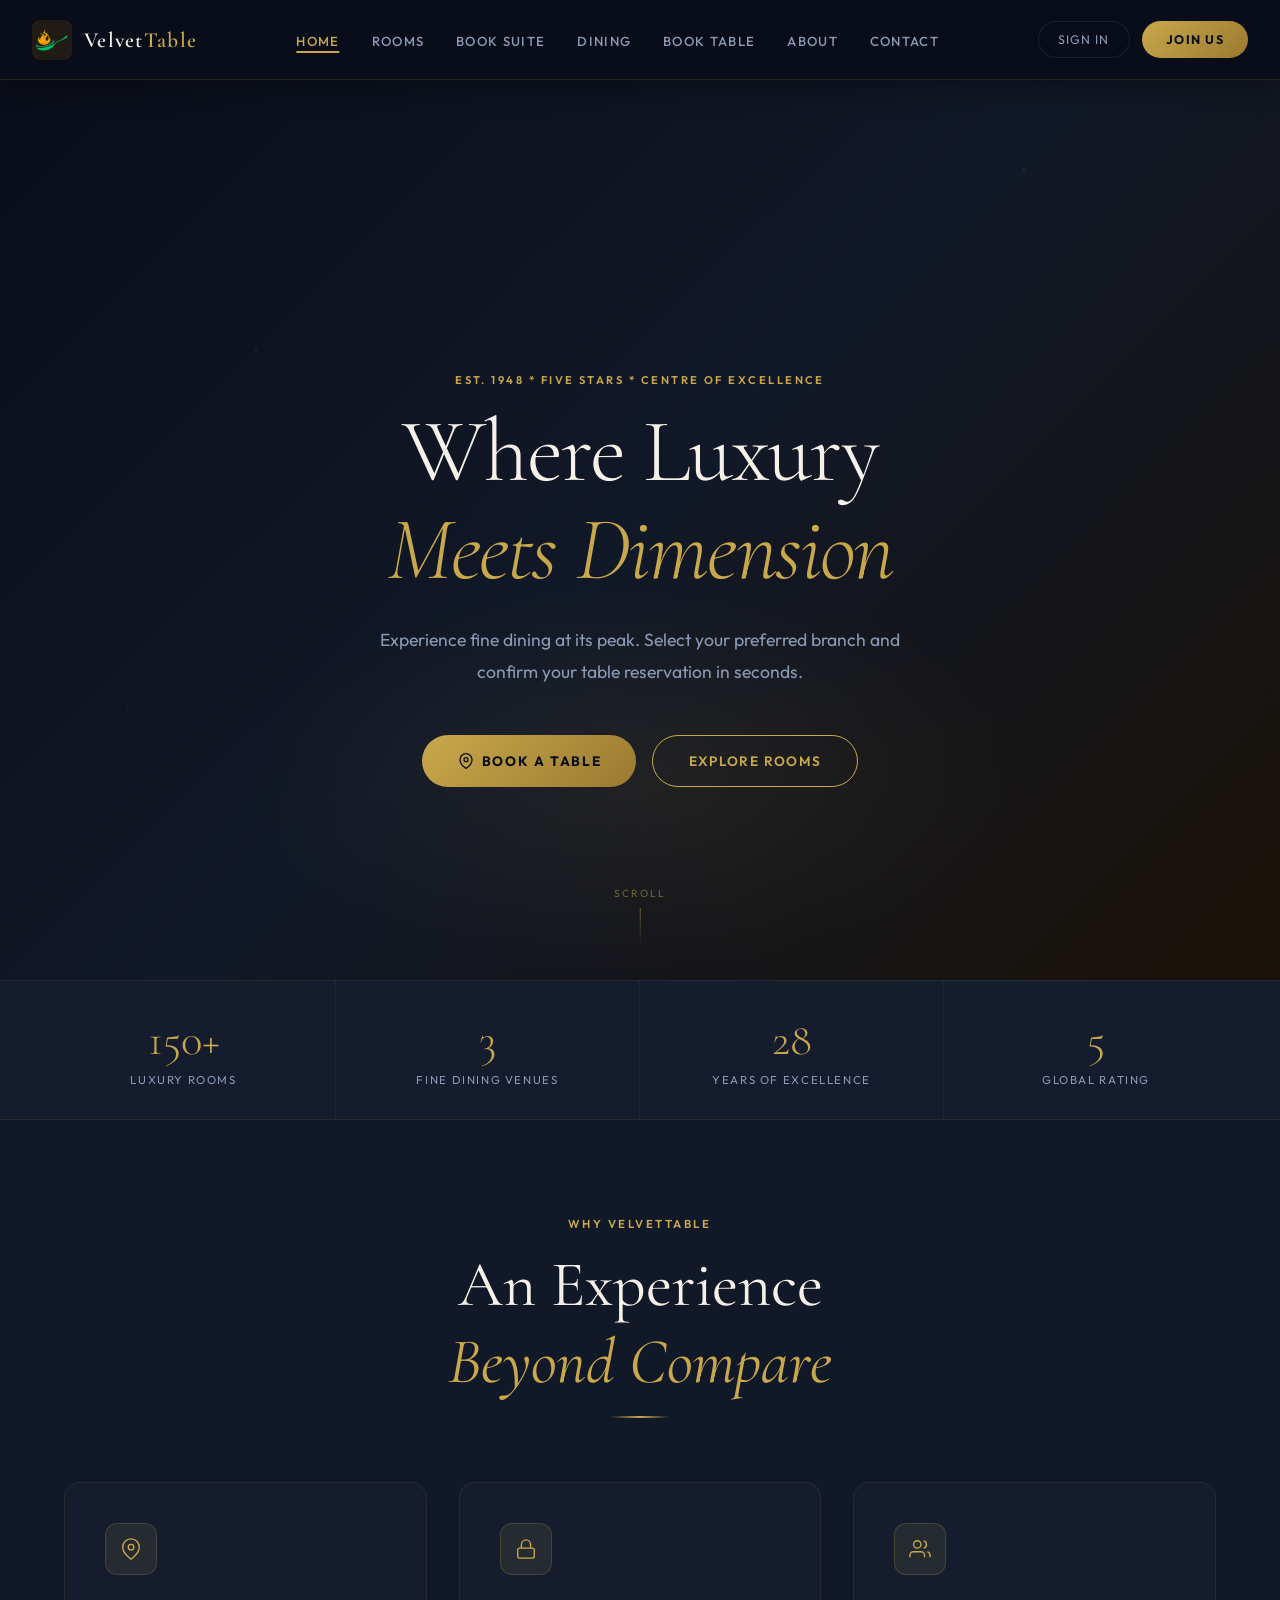
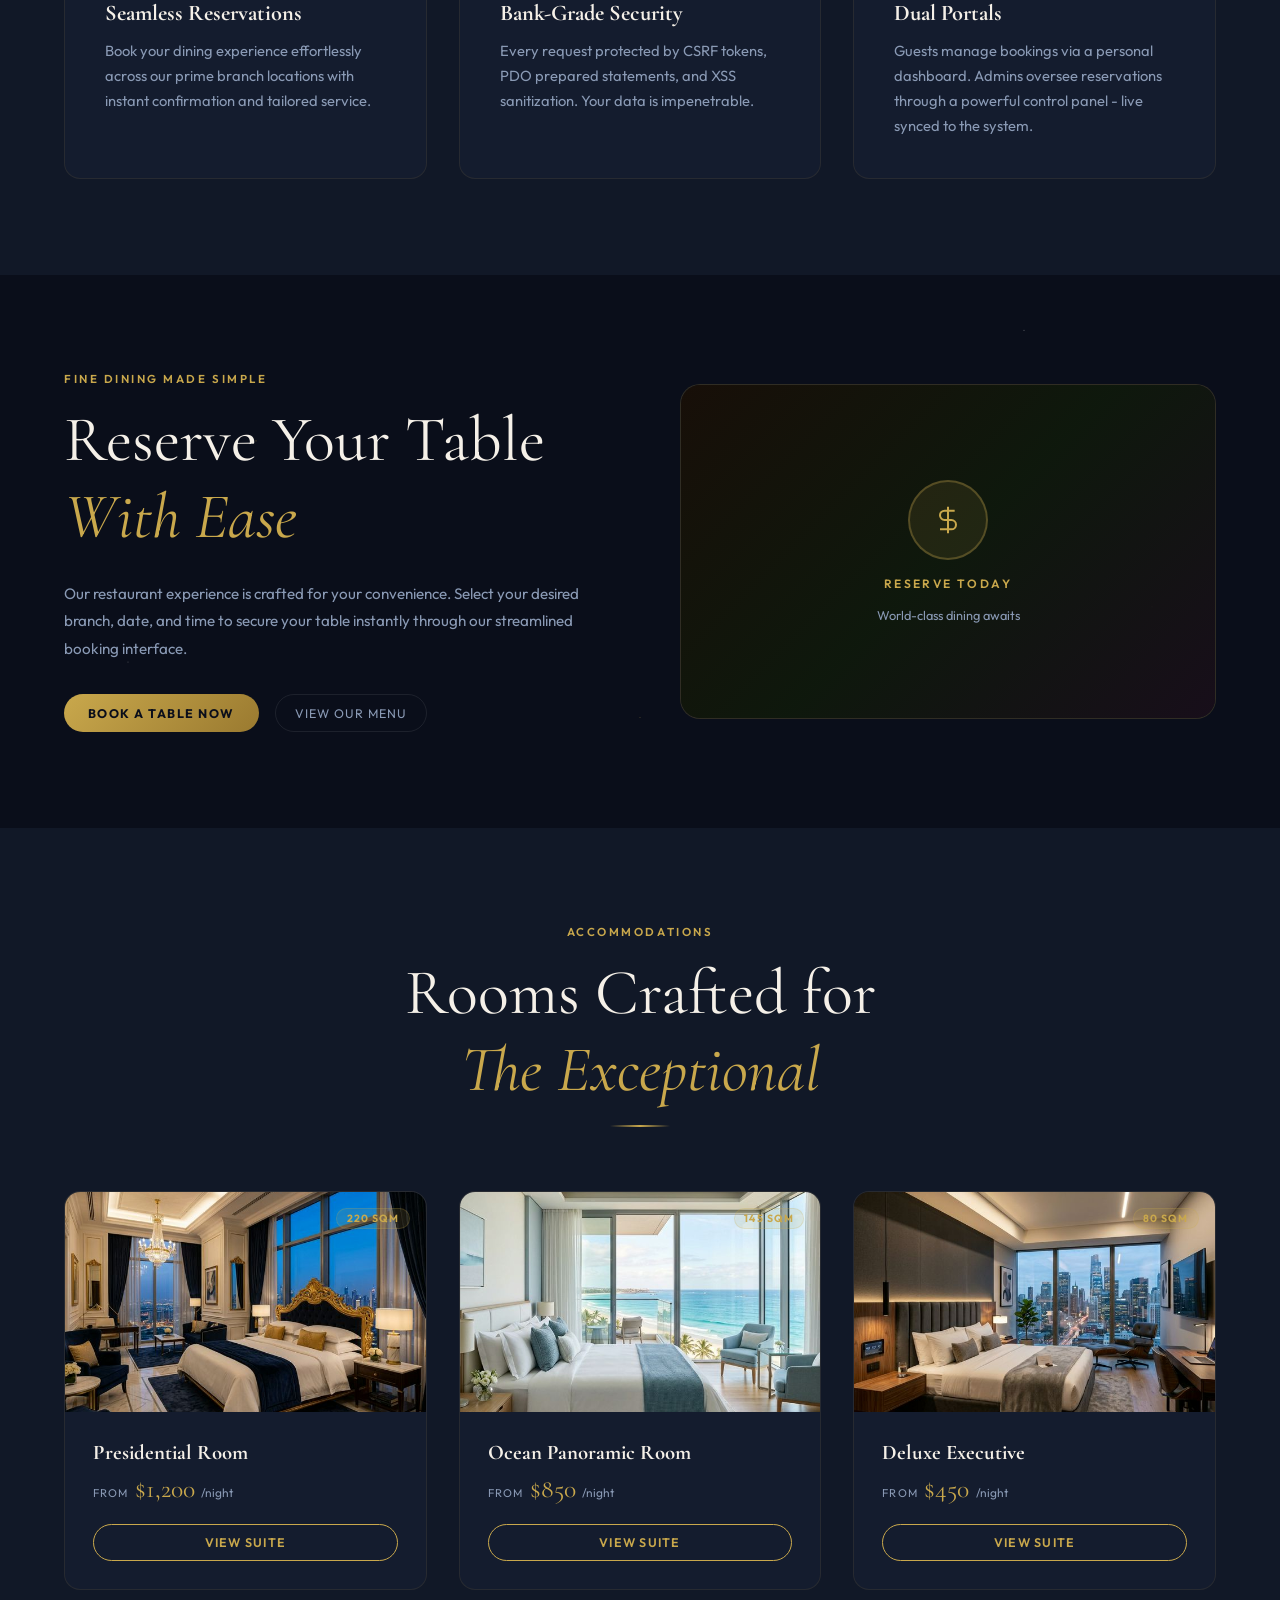
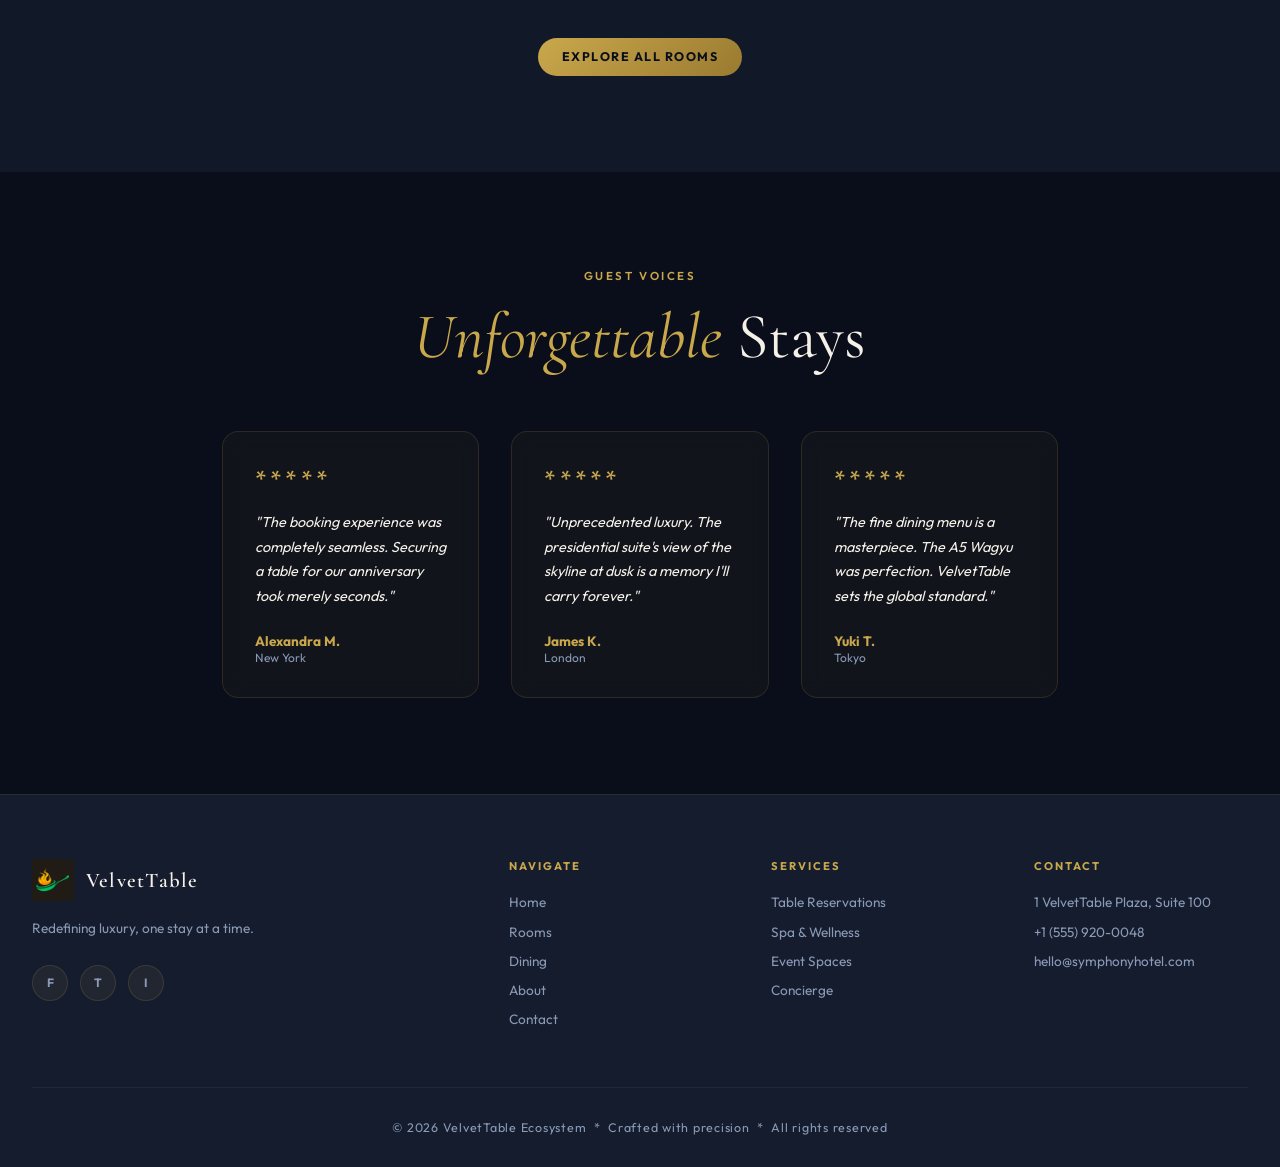
<file: index.html>
<!DOCTYPE html>
<html lang="en">
<head>
    <meta charset="UTF-8">
    <meta name="viewport" content="width=device-width, initial-scale=1.0">
    <meta name="description" content="VelvetTable - experience world-class luxury, fine dining, and interactive 2D table reservations.">
    <title>VelvetTable | Luxury 360 Experience</title>
    <link rel="stylesheet" href="frontend/css/style.css?v=12.0">
</head>
<body>

<!-- ******************************* NAVIGATION ****************************** -->
<nav class="nav-luxury" id="mainNav">
    <div class="nav-inner">
        <a href="index.html" class="nav-logo">
            <img src="frontend/assets/logo.png" alt="VelvetTable" style="width:40px;height:40px;object-fit:contain;border-radius:8px;" onerror="this.style.display='none'">
            <span class="nav-logo-name">Velvet<span>Table</span></span>
        </a>

        <input type="checkbox" id="nav-toggle" class="nav-toggle-chk">
        <label for="nav-toggle" class="hamburger-btn" aria-label="Open Menu">
            <span></span>
            <span></span>
            <span></span>
        </label>

        <ul class="nav-links">
            <li><a href="index.html" class="active">Home</a></li>
            <li><a href="rooms.html" class="">Rooms</a></li>
            <li><a href="book-room.html" class="">Book Suite</a></li>
            <li><a href="menu.html" class="">Dining</a></li>
            <li><a href="table-booking.html" class="">Book Table</a></li>
            <li><a href="about.html" class="">About</a></li>
            <li><a href="contact.html" class="">Contact</a></li>
            <li class="mobile-auth" style="border-top:1px solid rgba(201,168,76,0.15);margin-top:0.5rem;padding-top:0.5rem;"><a href="login.html" class="">Sign In</a></li>
            <li class="mobile-auth"><a href="signup.html" class="" style="color:var(--gold);font-weight:700;">Join Us</a></li>
        </ul>

        <div class="nav-actions">
                            <a href="login.html" class="btn-ghost">Sign In</a>
                <a href="signup.html" class="btn-gold">Join Us</a>
                    </div>
    </div>
</nav>

<!-- ******************************* HERO ************************************ -->
<section style="position:relative; min-height:100vh; display:flex; align-items:center; overflow:hidden; background: linear-gradient(135deg, #0a0e1a 0%, #111827 50%, #1a1208 100%);">
    <div class="stars-bg"></div>

    <!-- Ambient hero glow -->
    <div style="position:absolute; bottom:0; left:50%; transform:translateX(-50%); width:800px; height:400px; background:radial-gradient(ellipse, rgba(201,168,76,0.08) 0%, transparent 70%); pointer-events:none; z-index:1;"></div>

    <div class="container hero-content" style="padding-top:100px; text-align:center;">
        <span class="section-label anim-fade-up" style="font-size:0.7rem;">Est. 1948 * Five Stars * Centre of Excellence</span>

        <h1 class="display-xl anim-fade-up anim-delay-1" style="margin-bottom:1.5rem;">
            Where Luxury<br>
            <em style="color:var(--gold); font-style:italic;">Meets Dimension</em>
        </h1>

        <p class="anim-fade-up anim-delay-2" style="max-width:580px; margin:0 auto 3rem; color:var(--text-muted); font-size:1.1rem; line-height:1.8;">
            Experience fine dining at its peak. Select your preferred branch and confirm your table reservation in seconds.
        </p>

        <div class="anim-fade-up anim-delay-3" style="display:flex; gap:1rem; justify-content:center; flex-wrap:wrap;">
            <a href="table-booking.html" class="btn-gold" style="padding:1rem 2.2rem; font-size:0.85rem;">
                <svg width="16" height="16" viewBox="0 0 24 24" fill="none" stroke="currentColor" stroke-width="2"><path d="M21 10c0 7-9 13-9 13s-9-6-9-13a9 9 0 0 1 18 0z"/><circle cx="12" cy="10" r="3"/></svg>
                Book a Table
            </a>
            <a href="rooms.html" class="btn-outline-gold" style="padding:1rem 2.2rem; font-size:0.85rem;">
                Explore Rooms
            </a>
        </div>
    </div>

    <!-- Scroll indicator -->
    <div style="position:absolute; bottom:2rem; left:50%; transform:translateX(-50%); display:flex; flex-direction:column; align-items:center; gap:0.5rem; opacity:0.5; z-index:2;">
        <span style="font-size:0.65rem; letter-spacing:0.2em; text-transform:uppercase; color:var(--gold);">Scroll</span>
        <div style="width:1px; height:40px; background:linear-gradient(to bottom, var(--gold), transparent);"></div>
    </div>
</section>

<!-- ******************************* STATS BAR ******************************** -->
<section style="background:var(--navy-card); border-top:1px solid rgba(201,168,76,0.1); border-bottom:1px solid rgba(201,168,76,0.1);">
    <div class="container">
        <div style="display:grid; grid-template-columns:repeat(4, 1fr);">
            <div class="stat-item">
                <div class="stat-number">150+</div>
                <div class="stat-label">Luxury Rooms</div>
            </div>
            <div class="stat-item">
                <div class="stat-number">3</div>
                <div class="stat-label">Fine Dining Venues</div>
            </div>
            <div class="stat-item">
                <div class="stat-number">28</div>
                <div class="stat-label">Years of Excellence</div>
            </div>
            <div class="stat-item">
                <div class="stat-number">5</div>
                <div class="stat-label">Global Rating</div>
            </div>
        </div>
    </div>
</section>

<!-- ******************************* FEATURES ********************************* -->
<section class="section-pad" id="features" style="background:var(--navy-mid);">
    <div class="container">
        <div style="text-align:center; margin-bottom:4rem;">
            <span class="section-label">Why VelvetTable</span>
            <h2 class="display-lg" style="margin-bottom:1rem;">An Experience<br><em style="color:var(--gold);">Beyond Compare</em></h2>
            <div class="gold-divider"></div>
        </div>

        <div class="grid-cols-3">
            <!-- Feature 1 -->
            <div class="luxury-card" style="padding:2.5rem;">
                <div style="width:52px; height:52px; border-radius:12px; background:rgba(201,168,76,0.1); border:1px solid rgba(201,168,76,0.2); display:flex; align-items:center; justify-content:center; margin-bottom:1.5rem;">
                    <svg width="22" height="22" viewBox="0 0 24 24" fill="none" stroke="var(--gold)" stroke-width="1.5"><path d="M21 10c0 7-9 13-9 13s-9-6-9-13a9 9 0 0 1 18 0z"/><circle cx="12" cy="10" r="3"/></svg>
                </div>
                <h3 style="font-family:var(--font-serif); font-size:1.4rem; margin-bottom:0.75rem; color:var(--ivory);">Seamless Reservations</h3>
                <p style="color:var(--text-muted); line-height:1.7; font-size:0.92rem;">Book your dining experience effortlessly across our prime branch locations with instant confirmation and tailored service.</p>
            </div>

            <!-- Feature 2 -->
            <div class="luxury-card" style="padding:2.5rem;">
                <div style="width:52px; height:52px; border-radius:12px; background:rgba(201,168,76,0.1); border:1px solid rgba(201,168,76,0.2); display:flex; align-items:center; justify-content:center; margin-bottom:1.5rem;">
                    <svg width="22" height="22" viewBox="0 0 24 24" fill="none" stroke="var(--gold)" stroke-width="1.5"><rect x="3" y="11" width="18" height="11" rx="2"/><path d="M7 11V7a5 5 0 0 1 10 0v4"/></svg>
                </div>
                <h3 style="font-family:var(--font-serif); font-size:1.4rem; margin-bottom:0.75rem; color:var(--ivory);">Bank-Grade Security</h3>
                <p style="color:var(--text-muted); line-height:1.7; font-size:0.92rem;">Every request protected by CSRF tokens, PDO prepared statements, and XSS sanitization. Your data is impenetrable.</p>
            </div>

            <!-- Feature 3 -->
            <div class="luxury-card" style="padding:2.5rem;">
                <div style="width:52px; height:52px; border-radius:12px; background:rgba(201,168,76,0.1); border:1px solid rgba(201,168,76,0.2); display:flex; align-items:center; justify-content:center; margin-bottom:1.5rem;">
                    <svg width="22" height="22" viewBox="0 0 24 24" fill="none" stroke="var(--gold)" stroke-width="1.5"><path d="M17 21v-2a4 4 0 0 0-4-4H5a4 4 0 0 0-4 4v2"/><circle cx="9" cy="7" r="4"/><path d="M23 21v-2a4 4 0 0 0-3-3.87"/><path d="M16 3.13a4 4 0 0 1 0 7.75"/></svg>
                </div>
                <h3 style="font-family:var(--font-serif); font-size:1.4rem; margin-bottom:0.75rem; color:var(--ivory);">Dual Portals</h3>
                <p style="color:var(--text-muted); line-height:1.7; font-size:0.92rem;">Guests manage bookings via a personal dashboard. Admins oversee reservations through a powerful control panel - live synced to the system.</p>
            </div>
        </div>
    </div>
</section>

<!-- ******************************* TABLE PREVIEW CTA *************************** -->
<section class="section-pad" style="background:var(--navy); position:relative; overflow:hidden;">
    <div class="stars-bg"></div>
    <div class="container" style="position:relative; z-index:2;">
        <div style="display:grid; grid-template-columns:1fr 1fr; gap:5rem; align-items:center;" class="grid-cols-2-cta">
            <div>
                <span class="section-label">Fine Dining Made Simple</span>
                <h2 class="display-lg" style="margin-bottom:1.5rem;">Reserve Your Table<br><em style="color:var(--gold);">With Ease</em></h2>
                <p style="color:var(--text-muted); line-height:1.8; margin-bottom:2rem; font-size:0.95rem;">Our restaurant experience is crafted for your convenience. Select your desired branch, date, and time to secure your table instantly through our streamlined booking interface.</p>
                <div style="display:flex; gap:1rem; flex-wrap:wrap;">
                    <a href="table-booking.html" class="btn-gold">Book a Table Now</a>
                    <a href="menu.html" class="btn-ghost">View Our Menu</a>
                </div>
            </div>
            <!-- Booking Image Box -->
            <div style="border-radius:20px; overflow:hidden; border:1px solid rgba(201,168,76,0.2); position:relative; aspect-ratio:16/10; background: url('https://images.unsplash.com/photo-1541628951107-a9af5346a3e4?auto=format&fit=crop&w=1920&q=80') center/cover no-repeat;">
                <div style="position:absolute; inset:0; background:linear-gradient(135deg, rgba(26,15,5,0.85) 0%, rgba(15,26,10,0.85) 50%, rgba(26,14,26,0.85) 100%); display:flex; align-items:center; justify-content:center; flex-direction:column; gap:1rem;">
                    <div style="width:80px; height:80px; border-radius:50%; background:rgba(201,168,76,0.1); border:2px solid rgba(201,168,76,0.3); display:flex; align-items:center; justify-content:center;">
                        <svg width="32" height="32" viewBox="0 0 24 24" fill="none" stroke="var(--gold)" stroke-width="1.5"><path d="M12 2v20M17 5H9.5a3.5 3.5 0 0 0 0 7h5a3.5 3.5 0 0 1 0 7H6"/></svg>
                    </div>
                    <span style="color:var(--gold); font-size:0.75rem; letter-spacing:0.2em; text-transform:uppercase; font-weight:600;">Reserve Today</span>
                    <span style="color:var(--text-muted); font-size:0.8rem;">World-class dining awaits</span>
                </div>
            </div>
        </div>
    </div>
</section>

<!-- ******************************* SUITES PREVIEW *************************** -->
<section class="section-pad" style="background:var(--navy-mid);">
    <div class="container">
        <div style="text-align:center; margin-bottom:4rem;">
            <span class="section-label">Accommodations</span>
            <h2 class="display-lg" style="margin-bottom:1rem;">Rooms Crafted for<br><em style="color:var(--gold);">The Exceptional</em></h2>
            <div class="gold-divider"></div>
        </div>
        <div class="grid-cols-3">
                        <div class="luxury-card" style="overflow:hidden;">
                <div style="height:220px; background-image:url('frontend/assets/img/suites/suite_presidential.jpg'); background-size:cover; background-position:center; position:relative;">
                    <span style="position:absolute; top:1rem; right:1rem; font-size:0.65rem; letter-spacing:0.1em; text-transform:uppercase; color:var(--gold); font-weight:700; background:rgba(201,168,76,0.12); border:1px solid rgba(201,168,76,0.2); padding:0.2rem 0.6rem; border-radius:20px;">220 sqm</span>
                </div>
                <div style="padding:1.75rem;">
                    <h3 style="font-family:var(--font-serif); font-size:1.3rem; color:var(--ivory); margin-bottom:0.5rem;">Presidential Room</h3>
                    <div style="display:flex; align-items:baseline; gap:0.4rem; margin-bottom:1.25rem;">
                        <span style="font-size:0.7rem; color:var(--text-muted); text-transform:uppercase; letter-spacing:0.1em;">from</span>
                        <span class="price-tag">$1,200</span>
                        <span style="font-size:0.75rem; color:var(--text-muted);">/night</span>
                    </div>
                    <a href="rooms.html" class="btn-outline-gold" style="width:100%; justify-content:center; text-align:center;">View Suite</a>
                </div>
            </div>
                        <div class="luxury-card" style="overflow:hidden;">
                <div style="height:220px; background-image:url('frontend/assets/img/suites/suite_ocean.jpg'); background-size:cover; background-position:center; position:relative;">
                    <span style="position:absolute; top:1rem; right:1rem; font-size:0.65rem; letter-spacing:0.1em; text-transform:uppercase; color:var(--gold); font-weight:700; background:rgba(201,168,76,0.12); border:1px solid rgba(201,168,76,0.2); padding:0.2rem 0.6rem; border-radius:20px;">145 sqm</span>
                </div>
                <div style="padding:1.75rem;">
                    <h3 style="font-family:var(--font-serif); font-size:1.3rem; color:var(--ivory); margin-bottom:0.5rem;">Ocean Panoramic Room</h3>
                    <div style="display:flex; align-items:baseline; gap:0.4rem; margin-bottom:1.25rem;">
                        <span style="font-size:0.7rem; color:var(--text-muted); text-transform:uppercase; letter-spacing:0.1em;">from</span>
                        <span class="price-tag">$850</span>
                        <span style="font-size:0.75rem; color:var(--text-muted);">/night</span>
                    </div>
                    <a href="rooms.html" class="btn-outline-gold" style="width:100%; justify-content:center; text-align:center;">View Suite</a>
                </div>
            </div>
                        <div class="luxury-card" style="overflow:hidden;">
                <div style="height:220px; background-image:url('frontend/assets/img/suites/suite_executive.jpg'); background-size:cover; background-position:center; position:relative;">
                    <span style="position:absolute; top:1rem; right:1rem; font-size:0.65rem; letter-spacing:0.1em; text-transform:uppercase; color:var(--gold); font-weight:700; background:rgba(201,168,76,0.12); border:1px solid rgba(201,168,76,0.2); padding:0.2rem 0.6rem; border-radius:20px;">80 sqm</span>
                </div>
                <div style="padding:1.75rem;">
                    <h3 style="font-family:var(--font-serif); font-size:1.3rem; color:var(--ivory); margin-bottom:0.5rem;">Deluxe Executive</h3>
                    <div style="display:flex; align-items:baseline; gap:0.4rem; margin-bottom:1.25rem;">
                        <span style="font-size:0.7rem; color:var(--text-muted); text-transform:uppercase; letter-spacing:0.1em;">from</span>
                        <span class="price-tag">$450</span>
                        <span style="font-size:0.75rem; color:var(--text-muted);">/night</span>
                    </div>
                    <a href="rooms.html" class="btn-outline-gold" style="width:100%; justify-content:center; text-align:center;">View Suite</a>
                </div>
            </div>
                    </div>
        <div style="text-align:center; margin-top:3rem;">
            <a href="rooms.html" class="btn-gold">Explore All Rooms</a>
        </div>
    </div>
</section>

<!-- ******************************* TESTIMONIALS ***************************** -->
<section class="section-pad" style="background:var(--navy);">
    <div class="container-sm">
        <div style="text-align:center; margin-bottom:3.5rem;">
            <span class="section-label">Guest Voices</span>
            <h2 class="display-lg"><em style="color:var(--gold);">Unforgettable</em> Stays</h2>
        </div>
        <div class="grid-cols-3">
                        <div class="glass-gold" style="padding:2rem; border-radius:16px;">
                <div style="color:var(--gold); font-size:1.5rem; margin-bottom:1rem; letter-spacing:0.2rem;">*****</div>
                <p style="color:var(--ivory); line-height:1.7; font-size:0.9rem; margin-bottom:1.5rem; font-style:italic;">"The booking experience was completely seamless. Securing a table for our anniversary took merely seconds."</p>
                <div>
                    <div style="font-weight:700; color:var(--gold); font-size:0.85rem;">Alexandra M.</div>
                    <div style="font-size:0.75rem; color:var(--text-muted);">New York</div>
                </div>
            </div>
                        <div class="glass-gold" style="padding:2rem; border-radius:16px;">
                <div style="color:var(--gold); font-size:1.5rem; margin-bottom:1rem; letter-spacing:0.2rem;">*****</div>
                <p style="color:var(--ivory); line-height:1.7; font-size:0.9rem; margin-bottom:1.5rem; font-style:italic;">"Unprecedented luxury. The presidential suite's view of the skyline at dusk is a memory I'll carry forever."</p>
                <div>
                    <div style="font-weight:700; color:var(--gold); font-size:0.85rem;">James K.</div>
                    <div style="font-size:0.75rem; color:var(--text-muted);">London</div>
                </div>
            </div>
                        <div class="glass-gold" style="padding:2rem; border-radius:16px;">
                <div style="color:var(--gold); font-size:1.5rem; margin-bottom:1rem; letter-spacing:0.2rem;">*****</div>
                <p style="color:var(--ivory); line-height:1.7; font-size:0.9rem; margin-bottom:1.5rem; font-style:italic;">"The fine dining menu is a masterpiece. The A5 Wagyu was perfection. VelvetTable sets the global standard."</p>
                <div>
                    <div style="font-weight:700; color:var(--gold); font-size:0.85rem;">Yuki T.</div>
                    <div style="font-size:0.75rem; color:var(--text-muted);">Tokyo</div>
                </div>
            </div>
                    </div>
    </div>
</section>

<!-- ******************************* FOOTER *********************************** -->
<footer class="footer-luxury">
    <div class="container">
        <div style="display:grid; grid-template-columns:2fr 1fr 1fr 1fr; gap:3rem; margin-bottom:3rem;">
            <div>
                <div style="display:flex; align-items:center; gap:0.75rem; margin-bottom:1rem;">
                    <img src="frontend/assets/logo.png" alt="VelvetTable" style="width:42px; height:42px; object-fit:contain;" onerror="this.style.display='none';">
                    <span class="footer-logo-name">VelvetTable</span>
                </div>
                <div class="footer-tagline">Redefining luxury, one stay at a time.</div>
                <div style="display:flex; gap:0.75rem; margin-top:1.5rem;">
                                        <a href="#" style="width:36px; height:36px; border-radius:50%; background:rgba(201,168,76,0.08); border:1px solid rgba(201,168,76,0.15); display:flex; align-items:center; justify-content:center; color:var(--text-muted); font-size:0.75rem; font-weight:700; transition:all 0.3s;" onmouseover="this.style.color='var(--gold)'; this.style.borderColor='var(--gold)'" onmouseout="this.style.color='var(--text-muted)'; this.style.borderColor='rgba(201,168,76,0.15)'">F</a>
                                        <a href="#" style="width:36px; height:36px; border-radius:50%; background:rgba(201,168,76,0.08); border:1px solid rgba(201,168,76,0.15); display:flex; align-items:center; justify-content:center; color:var(--text-muted); font-size:0.75rem; font-weight:700; transition:all 0.3s;" onmouseover="this.style.color='var(--gold)'; this.style.borderColor='var(--gold)'" onmouseout="this.style.color='var(--text-muted)'; this.style.borderColor='rgba(201,168,76,0.15)'">T</a>
                                        <a href="#" style="width:36px; height:36px; border-radius:50%; background:rgba(201,168,76,0.08); border:1px solid rgba(201,168,76,0.15); display:flex; align-items:center; justify-content:center; color:var(--text-muted); font-size:0.75rem; font-weight:700; transition:all 0.3s;" onmouseover="this.style.color='var(--gold)'; this.style.borderColor='var(--gold)'" onmouseout="this.style.color='var(--text-muted)'; this.style.borderColor='rgba(201,168,76,0.15)'">I</a>
                                    </div>
            </div>
            <div>
                <div class="footer-col-title">Navigate</div>
                <a href="index.html" class="footer-link">Home</a>
                <a href="rooms.html" class="footer-link">Rooms</a>
                <a href="menu.html" class="footer-link">Dining</a>
                <a href="about.html" class="footer-link">About</a>
                <a href="contact.html" class="footer-link">Contact</a>
            </div>
            <div>
                <div class="footer-col-title">Services</div>
                <a href="table-booking.html" class="footer-link">Table Reservations</a>
                <a href="#" class="footer-link">Spa & Wellness</a>
                <a href="#" class="footer-link">Event Spaces</a>
                <a href="#" class="footer-link">Concierge</a>
            </div>
            <div>
                <div class="footer-col-title">Contact</div>
                <span class="footer-link">1 VelvetTable Plaza, Suite 100</span>
                <span class="footer-link">+1 (555) 920-0048</span>
                <span class="footer-link">hello@symphonyhotel.com</span>
            </div>
        </div>
        <div class="footer-bottom">
            &copy; 2026 VelvetTable Ecosystem &nbsp;*&nbsp; Crafted with precision &nbsp;*&nbsp; All rights reserved
        </div>
    </div>
</footer>

</body>
</html>
</file>
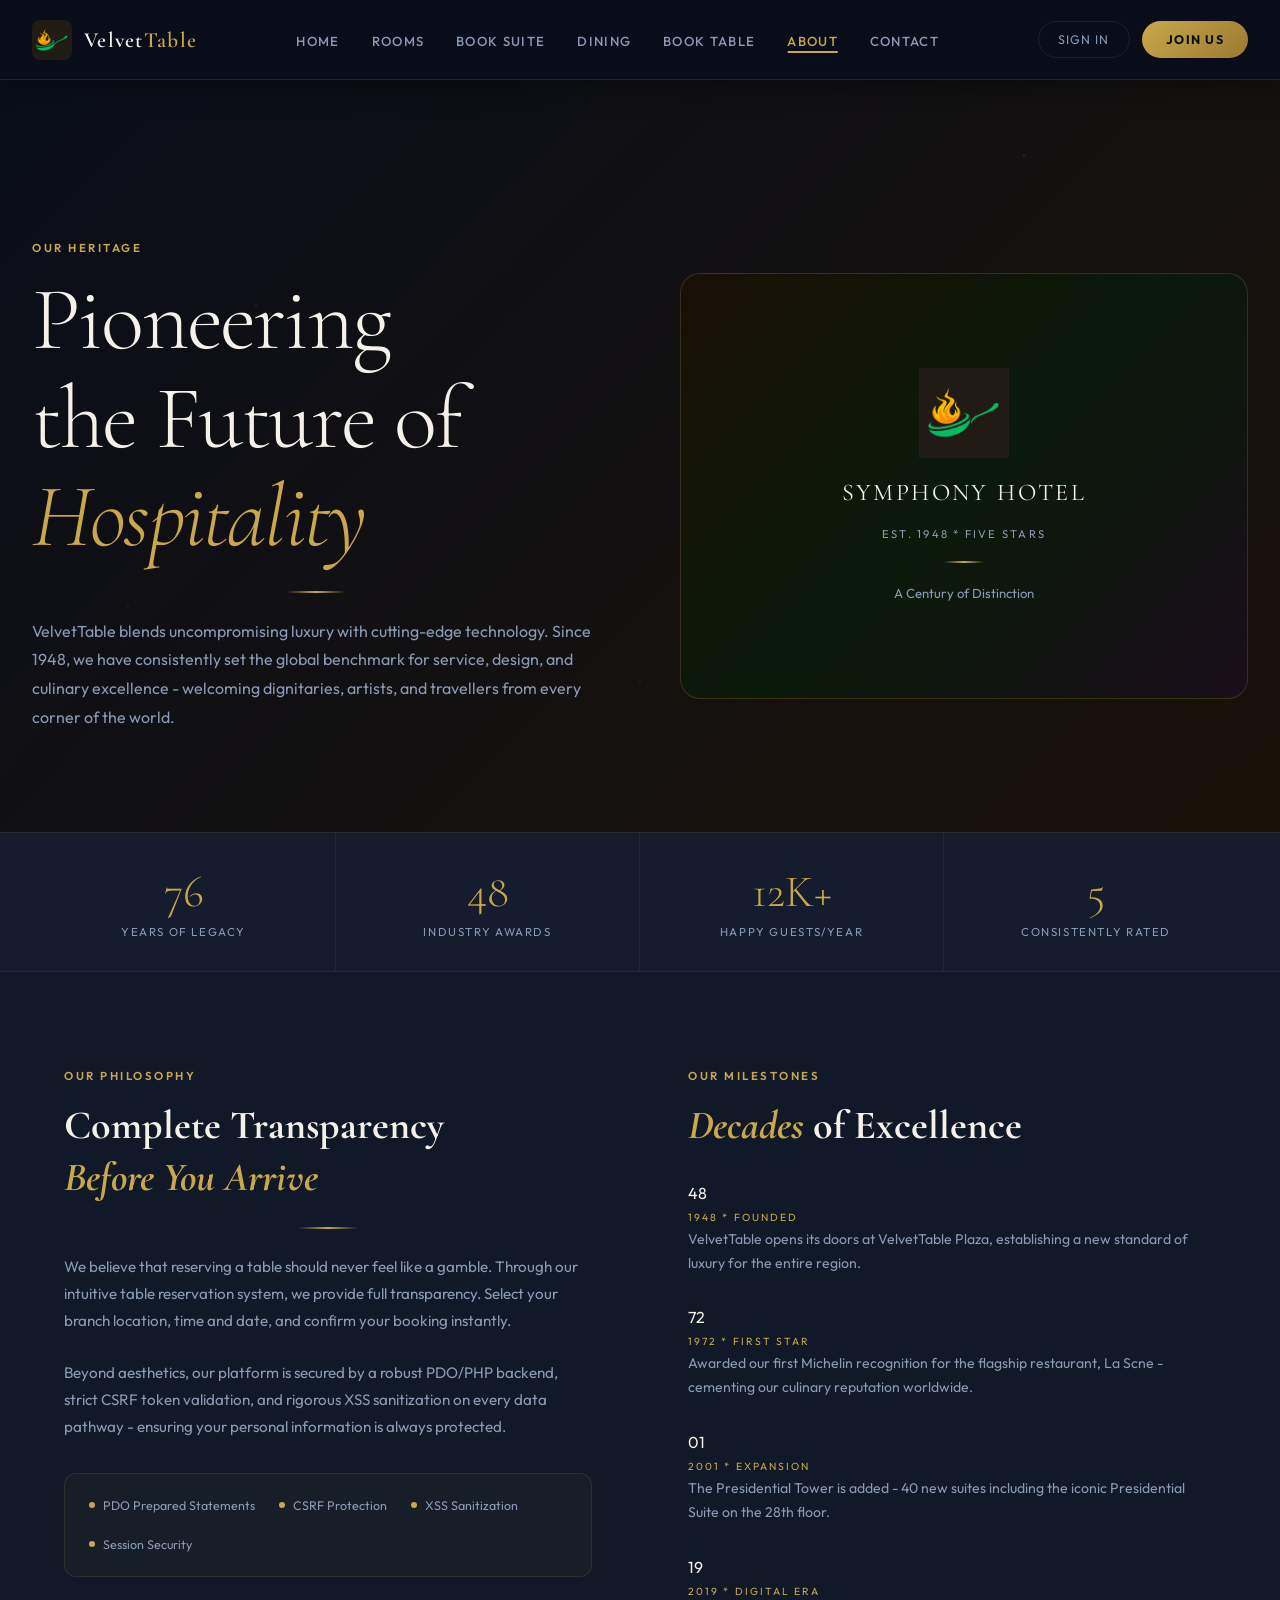
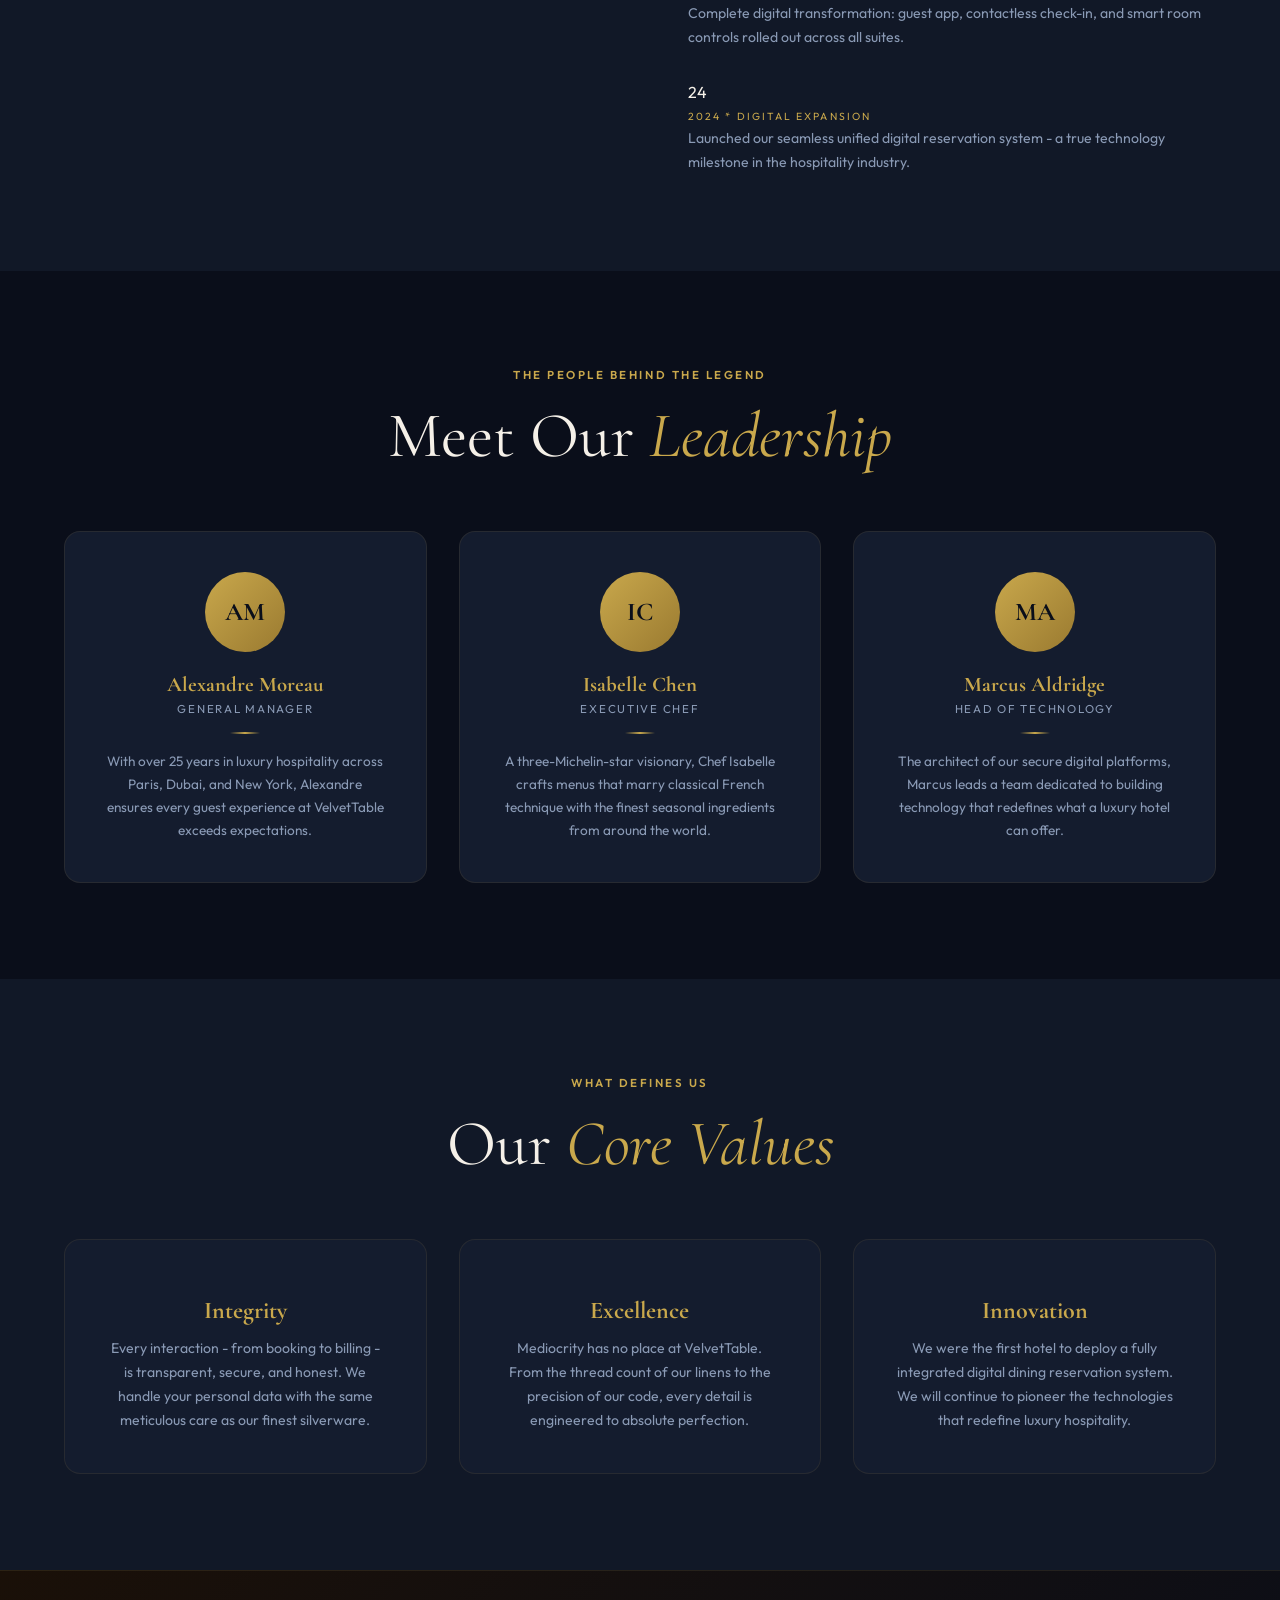
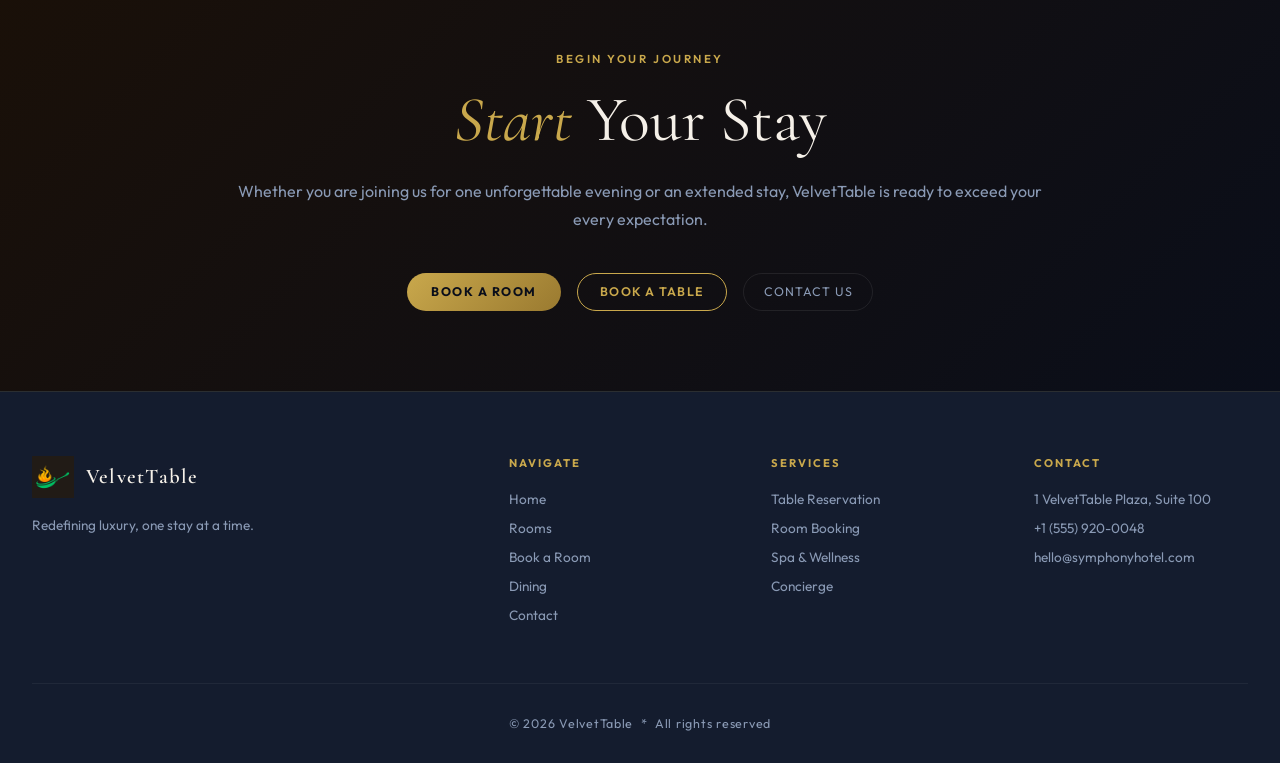
<file: about.html>
<!DOCTYPE html>
<html lang="en">
<head>
    <meta charset="UTF-8">
    <meta name="viewport" content="width=device-width, initial-scale=1.0">
    <meta name="description" content="Discover the story behind VelvetTable - 76 years of luxury, innovation, and uncompromising hospitality.">
    <title>About Us | VelvetTable</title>
    <link rel="stylesheet" href="frontend/css/style.css?v=12.0">
</head>
<body>

<!-- -------------------------- NAVIGATION -------------------------- -->
<nav class="nav-luxury" id="mainNav">
    <div class="nav-inner">
        <a href="index.html" class="nav-logo">
            <img src="frontend/assets/logo.png" alt="VelvetTable" style="width:40px;height:40px;object-fit:contain;border-radius:8px;" onerror="this.style.display='none'">
            <span class="nav-logo-name">Velvet<span>Table</span></span>
        </a>

        <input type="checkbox" id="nav-toggle" class="nav-toggle-chk">
        <label for="nav-toggle" class="hamburger-btn" aria-label="Open Menu">
            <span></span>
            <span></span>
            <span></span>
        </label>

        <ul class="nav-links">
            <li><a href="index.html" class="">Home</a></li>
            <li><a href="rooms.html" class="">Rooms</a></li>
            <li><a href="book-room.html" class="">Book Suite</a></li>
            <li><a href="menu.html" class="">Dining</a></li>
            <li><a href="table-booking.html" class="">Book Table</a></li>
            <li><a href="about.html" class="active">About</a></li>
            <li><a href="contact.html" class="">Contact</a></li>
            <li class="mobile-auth" style="border-top:1px solid rgba(201,168,76,0.15);margin-top:0.5rem;padding-top:0.5rem;"><a href="login.html" class="">Sign In</a></li>
            <li class="mobile-auth"><a href="signup.html" class="" style="color:var(--gold);font-weight:700;">Join Us</a></li>
        </ul>

        <div class="nav-actions">
                            <a href="login.html" class="btn-ghost">Sign In</a>
                <a href="signup.html" class="btn-gold">Join Us</a>
                    </div>
    </div>
</nav>

<!-- -------------------------- HERO ------------------------------ -->
<section style="padding-top:160px; padding-bottom:100px; background:linear-gradient(135deg, #0a0e1a 0%, #1a1208 100%); position:relative; overflow:hidden;">
    <div class="stars-bg"></div>
    <div class="container" style="position:relative; z-index:2; display:grid; grid-template-columns:1fr 1fr; gap:5rem; align-items:center;" class="grid-cols-2">
        <div>
            <span class="section-label">Our Heritage</span>
            <h1 class="display-xl" style="margin-bottom:1.5rem;">Pioneering<br>the Future of<br><em style="color:var(--gold);">Hospitality</em></h1>
            <div class="gold-divider gold-divider-left" style="margin-bottom:1.5rem;"></div>
            <p style="color:var(--text-muted); line-height:1.8; font-size:1rem;">
                VelvetTable blends uncompromising luxury with cutting-edge technology. Since 1948, we have consistently set the global benchmark for service, design, and culinary excellence - welcoming dignitaries, artists, and travellers from every corner of the world.
            </p>
        </div>
        <div style="border-radius:20px; overflow:hidden; border:1px solid rgba(201,168,76,0.2); position:relative; aspect-ratio:4/3; background:linear-gradient(135deg, #1a0f05 0%, #0a1a0a 50%, #1a0e1a 100%);">
            <div style="position:absolute; inset:0; display:flex; align-items:center; justify-content:center; flex-direction:column; gap:1.25rem; padding:2rem; text-align:center;">
                <img src="frontend/assets/logo.png" alt="VelvetTable" style="width:90px; height:90px; object-fit:contain;" onerror="this.style.display='none';">
                <div style="font-family:var(--font-serif); font-size:1.5rem; color:var(--ivory); letter-spacing:0.1em;">SYMPHONY HOTEL</div>
                <div style="font-size:0.7rem; letter-spacing:0.2em; text-transform:uppercase; color:var(--text-muted);">Est. 1948 * Five Stars</div>
                <div class="gold-divider" style="width:40px;"></div>
                <p style="color:var(--text-muted); font-size:0.82rem; line-height:1.6;">A Century of Distinction</p>
            </div>
        </div>
    </div>
</section>

<!-- -------------------------- STATS ------------------------------ -->
<section style="background:var(--navy-card); border-top:1px solid rgba(201,168,76,0.1); border-bottom:1px solid rgba(201,168,76,0.1);">
    <div class="container">
        <div style="display:grid; grid-template-columns:repeat(4, 1fr);">
            <div class="stat-item"><div class="stat-number">76</div><div class="stat-label">Years of Legacy</div></div>
            <div class="stat-item"><div class="stat-number">48</div><div class="stat-label">Industry Awards</div></div>
            <div class="stat-item"><div class="stat-number">12K+</div><div class="stat-label">Happy Guests/Year</div></div>
            <div class="stat-item"><div class="stat-number">5</div><div class="stat-label">Consistently Rated</div></div>
        </div>
    </div>
</section>

<!-- -------------------------- PHILOSOPHY -------------------------- -->
<section class="section-pad" style="background:var(--navy-mid);">
    <div class="container">
        <div style="display:grid; grid-template-columns:1fr 1fr; gap:6rem; align-items:start;">
            <div>
                <span class="section-label">Our Philosophy</span>
                <h2 style="font-family:var(--font-serif); font-size:2.5rem; color:var(--ivory); margin-bottom:1.5rem; line-height:1.3;">Complete Transparency<br><em style="color:var(--gold);">Before You Arrive</em></h2>
                <div class="gold-divider gold-divider-left" style="margin-bottom:1.5rem;"></div>
                <p style="color:var(--text-muted); line-height:1.8; margin-bottom:1.5rem; font-size:0.95rem;">
                    We believe that reserving a table should never feel like a gamble. Through our intuitive table reservation system, we provide full transparency. Select your branch location, time and date, and confirm your booking instantly.
                </p>
                <p style="color:var(--text-muted); line-height:1.8; font-size:0.95rem;">
                    Beyond aesthetics, our platform is secured by a robust PDO/PHP backend, strict CSRF token validation, and rigorous XSS sanitization on every data pathway - ensuring your personal information is always protected.
                </p>
                <div style="margin-top:2rem; padding:1.5rem; background:rgba(201,168,76,0.04); border:1px solid rgba(201,168,76,0.12); border-radius:12px;">
                    <div style="display:flex; gap:1.5rem; flex-wrap:wrap;">
                                                <div style="display:flex; align-items:center; gap:0.5rem;">
                            <div style="width:6px; height:6px; border-radius:50%; background:var(--gold); flex-shrink:0;"></div>
                            <span style="font-size:0.78rem; color:var(--text-muted);">PDO Prepared Statements</span>
                        </div>
                                                <div style="display:flex; align-items:center; gap:0.5rem;">
                            <div style="width:6px; height:6px; border-radius:50%; background:var(--gold); flex-shrink:0;"></div>
                            <span style="font-size:0.78rem; color:var(--text-muted);">CSRF Protection</span>
                        </div>
                                                <div style="display:flex; align-items:center; gap:0.5rem;">
                            <div style="width:6px; height:6px; border-radius:50%; background:var(--gold); flex-shrink:0;"></div>
                            <span style="font-size:0.78rem; color:var(--text-muted);">XSS Sanitization</span>
                        </div>
                                                <div style="display:flex; align-items:center; gap:0.5rem;">
                            <div style="width:6px; height:6px; border-radius:50%; background:var(--gold); flex-shrink:0;"></div>
                            <span style="font-size:0.78rem; color:var(--text-muted);">Session Security</span>
                        </div>
                                            </div>
                </div>
            </div>
            <div>
                <span class="section-label">Our Milestones</span>
                <h2 style="font-family:var(--font-serif); font-size:2.5rem; color:var(--ivory); margin-bottom:2rem; line-height:1.3;"><em style="color:var(--gold);">Decades</em> of Excellence</h2>
                <div style="display:flex; flex-direction:column; gap:2rem;">
                                        <div class="timeline-item" style="gap:1.5rem;">
                        <div class="timeline-dot">48</div>
                        <div style="padding-top:0.5rem;">
                            <div style="font-size:0.65rem; letter-spacing:0.2em; text-transform:uppercase; color:var(--gold); margin-bottom:0.25rem;">1948 * Founded</div>
                            <p style="color:var(--text-muted); font-size:0.88rem; line-height:1.7;">VelvetTable opens its doors at VelvetTable Plaza, establishing a new standard of luxury for the entire region.</p>
                        </div>
                    </div>
                                        <div class="timeline-item" style="gap:1.5rem;">
                        <div class="timeline-dot">72</div>
                        <div style="padding-top:0.5rem;">
                            <div style="font-size:0.65rem; letter-spacing:0.2em; text-transform:uppercase; color:var(--gold); margin-bottom:0.25rem;">1972 * First Star</div>
                            <p style="color:var(--text-muted); font-size:0.88rem; line-height:1.7;">Awarded our first Michelin recognition for the flagship restaurant, La Scne - cementing our culinary reputation worldwide.</p>
                        </div>
                    </div>
                                        <div class="timeline-item" style="gap:1.5rem;">
                        <div class="timeline-dot">01</div>
                        <div style="padding-top:0.5rem;">
                            <div style="font-size:0.65rem; letter-spacing:0.2em; text-transform:uppercase; color:var(--gold); margin-bottom:0.25rem;">2001 * Expansion</div>
                            <p style="color:var(--text-muted); font-size:0.88rem; line-height:1.7;">The Presidential Tower is added - 40 new suites including the iconic Presidential Suite on the 28th floor.</p>
                        </div>
                    </div>
                                        <div class="timeline-item" style="gap:1.5rem;">
                        <div class="timeline-dot">19</div>
                        <div style="padding-top:0.5rem;">
                            <div style="font-size:0.65rem; letter-spacing:0.2em; text-transform:uppercase; color:var(--gold); margin-bottom:0.25rem;">2019 * Digital Era</div>
                            <p style="color:var(--text-muted); font-size:0.88rem; line-height:1.7;">Complete digital transformation: guest app, contactless check-in, and smart room controls rolled out across all suites.</p>
                        </div>
                    </div>
                                        <div class="timeline-item" style="gap:1.5rem;">
                        <div class="timeline-dot">24</div>
                        <div style="padding-top:0.5rem;">
                            <div style="font-size:0.65rem; letter-spacing:0.2em; text-transform:uppercase; color:var(--gold); margin-bottom:0.25rem;">2024 * Digital Expansion</div>
                            <p style="color:var(--text-muted); font-size:0.88rem; line-height:1.7;">Launched our seamless unified digital reservation system - a true technology milestone in the hospitality industry.</p>
                        </div>
                    </div>
                                    </div>
            </div>
        </div>
    </div>
</section>

<!-- -------------------------- TEAM  --------------------------- -->
<section class="section-pad" style="background:var(--navy);">
    <div class="container">
        <div style="text-align:center; margin-bottom:3.5rem;">
            <span class="section-label">The People Behind the Legend</span>
            <h2 class="display-lg">Meet Our <em style="color:var(--gold);">Leadership</em></h2>
        </div>
        <div class="grid-cols-3">
                        <div class="luxury-card" style="padding:2.5rem; text-align:center;">
                <div style="width:80px; height:80px; border-radius:50%; background:linear-gradient(135deg, var(--gold), var(--gold-dark)); display:flex; align-items:center; justify-content:center; margin:0 auto 1.25rem; font-family:var(--font-serif); font-size:1.6rem; font-weight:700; color:var(--navy);">AM</div>
                <h3 style="font-family:var(--font-serif); font-size:1.3rem; color:var(--gold); margin-bottom:0.25rem;">Alexandre Moreau</h3>
                <div style="font-size:0.72rem; letter-spacing:0.15em; text-transform:uppercase; color:var(--text-muted); margin-bottom:1rem;">General Manager</div>
                <div class="gold-divider" style="width:30px; margin-bottom:1rem;"></div>
                <p style="color:var(--text-muted); line-height:1.7; font-size:0.85rem;">With over 25 years in luxury hospitality across Paris, Dubai, and New York, Alexandre ensures every guest experience at VelvetTable exceeds expectations.</p>
            </div>
                        <div class="luxury-card" style="padding:2.5rem; text-align:center;">
                <div style="width:80px; height:80px; border-radius:50%; background:linear-gradient(135deg, var(--gold), var(--gold-dark)); display:flex; align-items:center; justify-content:center; margin:0 auto 1.25rem; font-family:var(--font-serif); font-size:1.6rem; font-weight:700; color:var(--navy);">IC</div>
                <h3 style="font-family:var(--font-serif); font-size:1.3rem; color:var(--gold); margin-bottom:0.25rem;">Isabelle Chen</h3>
                <div style="font-size:0.72rem; letter-spacing:0.15em; text-transform:uppercase; color:var(--text-muted); margin-bottom:1rem;">Executive Chef</div>
                <div class="gold-divider" style="width:30px; margin-bottom:1rem;"></div>
                <p style="color:var(--text-muted); line-height:1.7; font-size:0.85rem;">A three-Michelin-star visionary, Chef Isabelle crafts menus that marry classical French technique with the finest seasonal ingredients from around the world.</p>
            </div>
                        <div class="luxury-card" style="padding:2.5rem; text-align:center;">
                <div style="width:80px; height:80px; border-radius:50%; background:linear-gradient(135deg, var(--gold), var(--gold-dark)); display:flex; align-items:center; justify-content:center; margin:0 auto 1.25rem; font-family:var(--font-serif); font-size:1.6rem; font-weight:700; color:var(--navy);">MA</div>
                <h3 style="font-family:var(--font-serif); font-size:1.3rem; color:var(--gold); margin-bottom:0.25rem;">Marcus Aldridge</h3>
                <div style="font-size:0.72rem; letter-spacing:0.15em; text-transform:uppercase; color:var(--text-muted); margin-bottom:1rem;">Head of Technology</div>
                <div class="gold-divider" style="width:30px; margin-bottom:1rem;"></div>
                <p style="color:var(--text-muted); line-height:1.7; font-size:0.85rem;">The architect of our secure digital platforms, Marcus leads a team dedicated to building technology that redefines what a luxury hotel can offer.</p>
            </div>
                    </div>
    </div>
</section>

<!-- -------------------------- VALUES ------------------------------ -->
<section class="section-pad" style="background:var(--navy-mid);">
    <div class="container">
        <div style="text-align:center; margin-bottom:3.5rem;">
            <span class="section-label">What Defines Us</span>
            <h2 class="display-lg">Our <em style="color:var(--gold);">Core Values</em></h2>
        </div>
        <div class="grid-cols-3">
                        <div class="luxury-card" style="padding:2.5rem; text-align:center;">
                <div style="font-size:2.5rem; margin-bottom:1rem;"></div>
                <h3 style="font-family:var(--font-serif); font-size:1.5rem; color:var(--gold); margin-bottom:0.75rem;">Integrity</h3>
                <p style="color:var(--text-muted); line-height:1.7; font-size:0.88rem;">Every interaction - from booking to billing - is transparent, secure, and honest. We handle your personal data with the same meticulous care as our finest silverware.</p>
            </div>
                        <div class="luxury-card" style="padding:2.5rem; text-align:center;">
                <div style="font-size:2.5rem; margin-bottom:1rem;"></div>
                <h3 style="font-family:var(--font-serif); font-size:1.5rem; color:var(--gold); margin-bottom:0.75rem;">Excellence</h3>
                <p style="color:var(--text-muted); line-height:1.7; font-size:0.88rem;">Mediocrity has no place at VelvetTable. From the thread count of our linens to the precision of our code, every detail is engineered to absolute perfection.</p>
            </div>
                        <div class="luxury-card" style="padding:2.5rem; text-align:center;">
                <div style="font-size:2.5rem; margin-bottom:1rem;"></div>
                <h3 style="font-family:var(--font-serif); font-size:1.5rem; color:var(--gold); margin-bottom:0.75rem;">Innovation</h3>
                <p style="color:var(--text-muted); line-height:1.7; font-size:0.88rem;">We were the first hotel to deploy a fully integrated digital dining reservation system. We will continue to pioneer the technologies that redefine luxury hospitality.</p>
            </div>
                    </div>
    </div>
</section>

<!-- -------------------------- CTA -------------------------------- -->
<section style="background:linear-gradient(135deg, #1a1008 0%, #0a0e1a 100%); padding:80px 0; text-align:center; border-top:1px solid rgba(201,168,76,0.12);">
    <div class="container-sm">
        <span class="section-label">Begin Your Journey</span>
        <h2 class="display-lg" style="margin-bottom:1.25rem;"><em style="color:var(--gold);">Start</em> Your Stay</h2>
        <p style="color:var(--text-muted); margin-bottom:2.5rem; line-height:1.7;">
            Whether you are joining us for one unforgettable evening or an extended stay, VelvetTable is ready to exceed your every expectation.
        </p>
        <div style="display:flex; gap:1rem; justify-content:center; flex-wrap:wrap; margin-top:2rem;">
            <a href="book-room.html" class="btn-gold">Book a Room</a>
            <a href="table-booking.html" class="btn-outline-gold">Book a Table</a>
            <a href="contact.html" class="btn-ghost">Contact Us</a>
        </div>
    </div>
</section>

<!-- -------------------------- FOOTER ------------------------------ -->
<footer class="footer-luxury">
    <div class="container">
        <div style="display:grid; grid-template-columns:2fr 1fr 1fr 1fr; gap:3rem; margin-bottom:3rem;">
            <div>
                <div style="display:flex; align-items:center; gap:0.75rem; margin-bottom:1rem;">
                    <img src="frontend/assets/logo.png" alt="VelvetTable" style="width:42px; height:42px; object-fit:contain;" onerror="this.style.display='none';">
                    <span class="footer-logo-name">VelvetTable</span>
                </div>
                <div class="footer-tagline">Redefining luxury, one stay at a time.</div>
            </div>
            <div>
                <div class="footer-col-title">Navigate</div>
                <a href="index.html" class="footer-link">Home</a>
                <a href="rooms.html" class="footer-link">Rooms</a>
                <a href="book-room.html" class="footer-link">Book a Room</a>
                <a href="menu.html" class="footer-link">Dining</a>
                <a href="contact.html" class="footer-link">Contact</a>
            </div>
            <div>
                <div class="footer-col-title">Services</div>
                <a href="table-booking.html" class="footer-link">Table Reservation</a>
                <a href="book-room.html" class="footer-link">Room Booking</a>
                <a href="#" class="footer-link">Spa &amp; Wellness</a>
                <a href="#" class="footer-link">Concierge</a>
            </div>
            <div>
                <div class="footer-col-title">Contact</div>
                <span class="footer-link">1 VelvetTable Plaza, Suite 100</span>
                <span class="footer-link">+1 (555) 920-0048</span>
                <span class="footer-link">hello@symphonyhotel.com</span>
            </div>
        </div>
        <div class="footer-bottom">&copy; 2026 VelvetTable &nbsp;*&nbsp; All rights reserved</div>
    </div>
</footer>
</body>
</html>
</file>
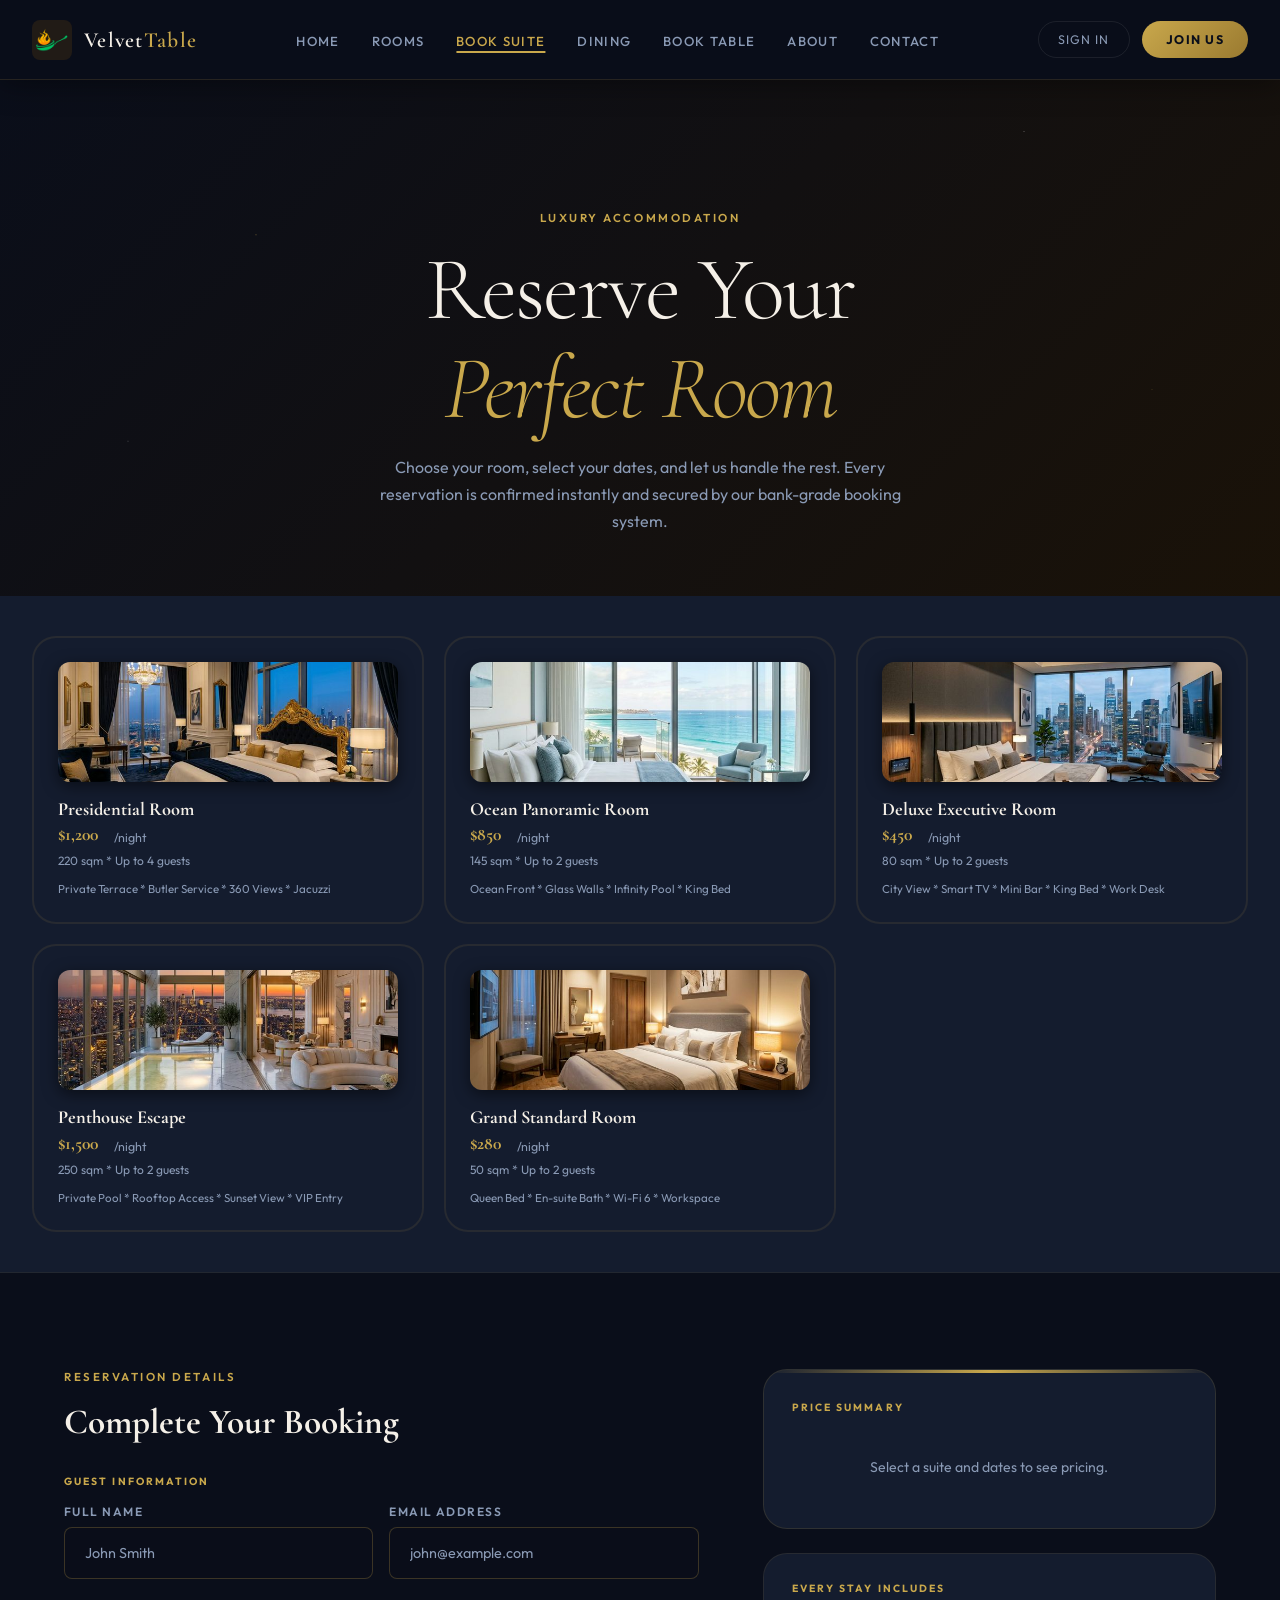
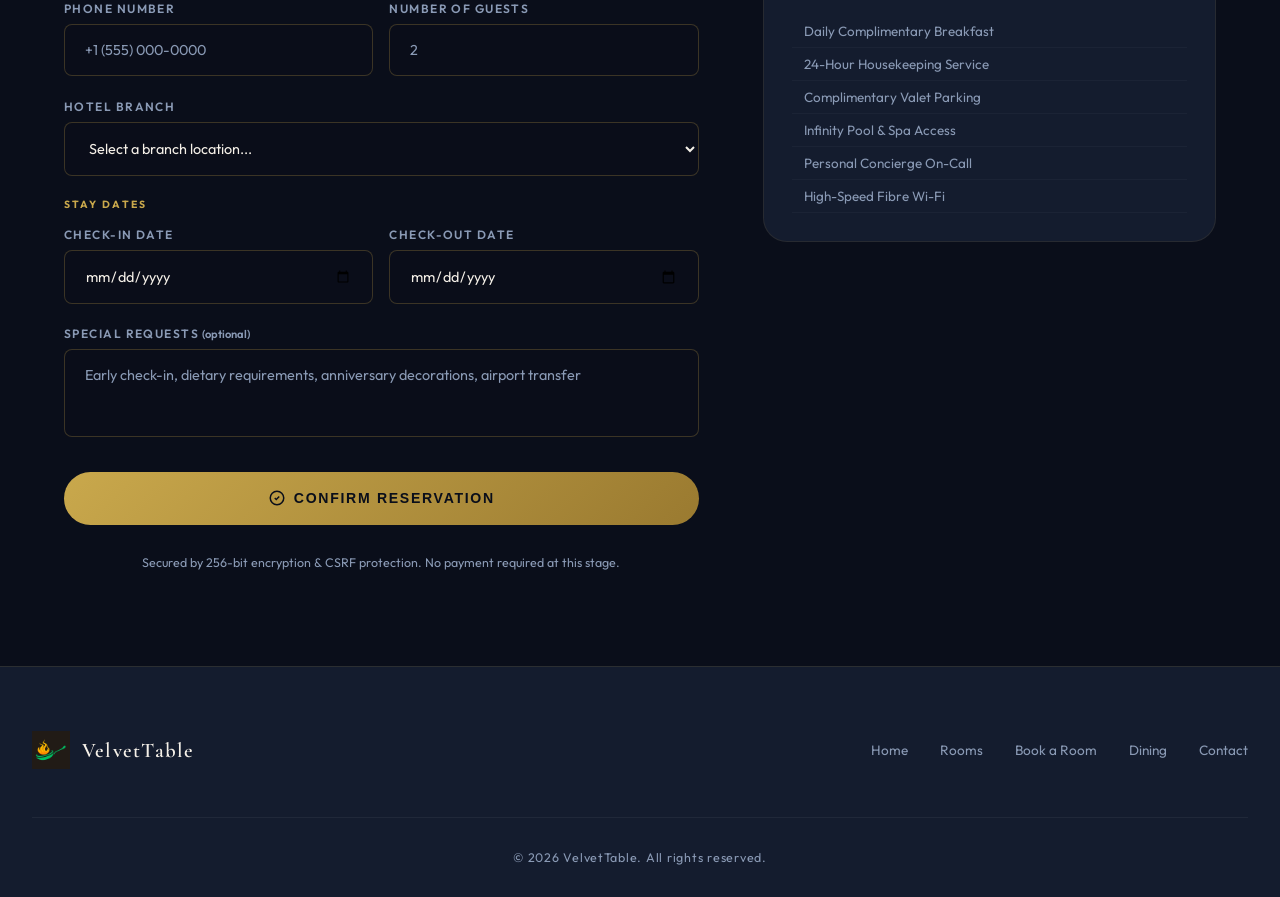
<file: book-room.html>
<!DOCTYPE html>
<html lang="en">
<head>
    <meta charset="UTF-8">
    <meta name="viewport" content="width=device-width, initial-scale=1.0">
    <meta name="description" content="Reserve your luxury suite at VelvetTable - Presidential, Ocean Panoramic, and Deluxe Executive rooms available.">
    <title>Book a Room | VelvetTable</title>
    <link rel="stylesheet" href="frontend/css/style.css?v=12.0">
    <style>
        .room-option-card {
            background: var(--navy-card);
            border: 2px solid rgba(201,168,76,0.1);
            border-radius: var(--radius-lg);
            padding: 1.5rem;
            cursor: pointer;
            transition: var(--transition);
            position: relative;
        }
        .room-option-card:hover,
        .room-option-card.selected {
            border-color: var(--gold);
            background: rgba(201,168,76,0.05);
            transform: translateY(-3px);
        }
        .room-option-card.selected::after {
            content: '';
            position: absolute;
            top: 1rem;
            right: 1rem;
            width: 28px;
            height: 28px;
            background: var(--gold);
            color: var(--navy);
            border-radius: 50%;
            display: flex;
            align-items: center;
            justify-content: center;
            font-weight: 700;
            font-size: 0.9rem;
            line-height: 28px;
            text-align: center;
        }
        .step-indicator {
            display: flex;
            align-items: center;
            gap: 0;
            margin-bottom: 3rem;
            justify-content: center;
        }
        .step-dot {
            width: 36px;
            height: 36px;
            border-radius: 50%;
            background: rgba(201,168,76,0.1);
            border: 2px solid rgba(201,168,76,0.2);
            display: flex;
            align-items: center;
            justify-content: center;
            font-size: 0.82rem;
            font-weight: 700;
            color: var(--text-muted);
            position: relative;
            z-index: 1;
            flex-shrink: 0;
        }
        .step-dot.active {
            background: var(--gold);
            border-color: var(--gold);
            color: var(--navy);
        }
        .step-dot.done {
            background: rgba(16,185,129,0.2);
            border-color: #10b981;
            color: #10b981;
        }
        .step-line {
            flex: 1;
            height: 2px;
            background: rgba(201,168,76,0.15);
            max-width: 80px;
        }
        .price-summary-row {
            display: flex;
            justify-content: space-between;
            align-items: center;
            padding: 0.6rem 0;
            border-bottom: 1px solid rgba(255,255,255,0.04);
            font-size: 0.88rem;
        }
        .price-summary-row:last-child { border-bottom: none; }
    </style>
</head>
<body>

<!-- NAVIGATION -->
<nav class="nav-luxury" id="mainNav">
    <div class="nav-inner">
        <a href="index.html" class="nav-logo">
            <img src="frontend/assets/logo.png" alt="VelvetTable" style="width:40px;height:40px;object-fit:contain;border-radius:8px;" onerror="this.style.display='none'">
            <span class="nav-logo-name">Velvet<span>Table</span></span>
        </a>

        <input type="checkbox" id="nav-toggle" class="nav-toggle-chk">
        <label for="nav-toggle" class="hamburger-btn" aria-label="Open Menu">
            <span></span>
            <span></span>
            <span></span>
        </label>

        <ul class="nav-links">
            <li><a href="index.html" class="">Home</a></li>
            <li><a href="rooms.html" class="">Rooms</a></li>
            <li><a href="book-room.html" class="active">Book Suite</a></li>
            <li><a href="menu.html" class="">Dining</a></li>
            <li><a href="table-booking.html" class="">Book Table</a></li>
            <li><a href="about.html" class="">About</a></li>
            <li><a href="contact.html" class="">Contact</a></li>
            <li class="mobile-auth" style="border-top:1px solid rgba(201,168,76,0.15);margin-top:0.5rem;padding-top:0.5rem;"><a href="login.html" class="">Sign In</a></li>
            <li class="mobile-auth"><a href="signup.html" class="" style="color:var(--gold);font-weight:700;">Join Us</a></li>
        </ul>

        <div class="nav-actions">
                            <a href="login.html" class="btn-ghost">Sign In</a>
                <a href="signup.html" class="btn-gold">Join Us</a>
                    </div>
    </div>
</nav>

<!-- HERO -->
<section style="padding-top:130px; padding-bottom:60px; background:linear-gradient(135deg, #0a0e1a 0%, #1a1208 100%); position:relative; overflow:hidden;">
    <div class="stars-bg"></div>
    <div class="container" style="position:relative; z-index:2; text-align:center;">
        <span class="section-label">Luxury Accommodation</span>
        <h1 class="display-xl" style="margin-bottom:1rem;">Reserve Your<br><em style="color:var(--gold);">Perfect Room</em></h1>
        <p style="color:var(--text-muted); max-width:550px; margin:0 auto; line-height:1.7;">
            Choose your room, select your dates, and let us handle the rest. Every reservation is confirmed instantly and secured by our bank-grade booking system.
        </p>
    </div>
</section>

<!-- SUITE QUICK SELECTOR -->
<section style="background:var(--navy-card); border-bottom:1px solid rgba(201,168,76,0.08); padding:2.5rem 0;">
    <div class="container">
        <div style="display:grid; grid-template-columns:repeat(3, 1fr); gap:1.25rem;" id="suiteCards">
                        <div class="room-option-card" data-suite="presidential" data-price="1,200" data-name="Presidential Room" onclick="selectSuite(this)">
                <div style="height:120px; background-image:url('frontend/assets/img/suites/suite_presidential.jpg'); background-size:cover; background-position:center; border-radius:12px; margin-bottom:1rem; box-shadow:0 4px 15px rgba(0,0,0,0.5);"></div>
                <h3 style="font-family:var(--font-serif); font-size:1.15rem; color:var(--ivory); margin-bottom:0.3rem;">Presidential Room</h3>
                <div style="display:flex; gap:1rem; margin-bottom:0.5rem;">
                    <span style="font-family:var(--font-serif); font-size:1.1rem; color:var(--gold); font-weight:700;">$1,200</span>
                    <span style="font-size:0.78rem; color:var(--text-muted); align-self:flex-end;">/night</span>
                </div>
                <div style="font-size:0.75rem; color:var(--text-muted);">220 sqm * Up to 4 guests</div>
                <div style="margin-top:0.75rem; font-size:0.72rem; color:var(--text-muted); line-height:1.5;">Private Terrace * Butler Service * 360 Views * Jacuzzi</div>
            </div>
                        <div class="room-option-card" data-suite="ocean" data-price="850" data-name="Ocean Panoramic Room" onclick="selectSuite(this)">
                <div style="height:120px; background-image:url('frontend/assets/img/suites/suite_ocean.jpg'); background-size:cover; background-position:center; border-radius:12px; margin-bottom:1rem; box-shadow:0 4px 15px rgba(0,0,0,0.5);"></div>
                <h3 style="font-family:var(--font-serif); font-size:1.15rem; color:var(--ivory); margin-bottom:0.3rem;">Ocean Panoramic Room</h3>
                <div style="display:flex; gap:1rem; margin-bottom:0.5rem;">
                    <span style="font-family:var(--font-serif); font-size:1.1rem; color:var(--gold); font-weight:700;">$850</span>
                    <span style="font-size:0.78rem; color:var(--text-muted); align-self:flex-end;">/night</span>
                </div>
                <div style="font-size:0.75rem; color:var(--text-muted);">145 sqm * Up to 2 guests</div>
                <div style="margin-top:0.75rem; font-size:0.72rem; color:var(--text-muted); line-height:1.5;">Ocean Front * Glass Walls * Infinity Pool * King Bed</div>
            </div>
                        <div class="room-option-card" data-suite="deluxe" data-price="450" data-name="Deluxe Executive Room" onclick="selectSuite(this)">
                <div style="height:120px; background-image:url('frontend/assets/img/suites/suite_executive.jpg'); background-size:cover; background-position:center; border-radius:12px; margin-bottom:1rem; box-shadow:0 4px 15px rgba(0,0,0,0.5);"></div>
                <h3 style="font-family:var(--font-serif); font-size:1.15rem; color:var(--ivory); margin-bottom:0.3rem;">Deluxe Executive Room</h3>
                <div style="display:flex; gap:1rem; margin-bottom:0.5rem;">
                    <span style="font-family:var(--font-serif); font-size:1.1rem; color:var(--gold); font-weight:700;">$450</span>
                    <span style="font-size:0.78rem; color:var(--text-muted); align-self:flex-end;">/night</span>
                </div>
                <div style="font-size:0.75rem; color:var(--text-muted);">80 sqm * Up to 2 guests</div>
                <div style="margin-top:0.75rem; font-size:0.72rem; color:var(--text-muted); line-height:1.5;">City View * Smart TV * Mini Bar * King Bed * Work Desk</div>
            </div>
                        <div class="room-option-card" data-suite="penthouse" data-price="1,500" data-name="Penthouse Escape" onclick="selectSuite(this)">
                <div style="height:120px; background-image:url('frontend/assets/img/suites/suite_penthouse.jpg'); background-size:cover; background-position:center; border-radius:12px; margin-bottom:1rem; box-shadow:0 4px 15px rgba(0,0,0,0.5);"></div>
                <h3 style="font-family:var(--font-serif); font-size:1.15rem; color:var(--ivory); margin-bottom:0.3rem;">Penthouse Escape</h3>
                <div style="display:flex; gap:1rem; margin-bottom:0.5rem;">
                    <span style="font-family:var(--font-serif); font-size:1.1rem; color:var(--gold); font-weight:700;">$1,500</span>
                    <span style="font-size:0.78rem; color:var(--text-muted); align-self:flex-end;">/night</span>
                </div>
                <div style="font-size:0.75rem; color:var(--text-muted);">250 sqm * Up to 2 guests</div>
                <div style="margin-top:0.75rem; font-size:0.72rem; color:var(--text-muted); line-height:1.5;">Private Pool * Rooftop Access * Sunset View * VIP Entry</div>
            </div>
                        <div class="room-option-card" data-suite="standard" data-price="280" data-name="Grand Standard Room" onclick="selectSuite(this)">
                <div style="height:120px; background-image:url('frontend/assets/img/suites/suite_standard.jpg'); background-size:cover; background-position:center; border-radius:12px; margin-bottom:1rem; box-shadow:0 4px 15px rgba(0,0,0,0.5);"></div>
                <h3 style="font-family:var(--font-serif); font-size:1.15rem; color:var(--ivory); margin-bottom:0.3rem;">Grand Standard Room</h3>
                <div style="display:flex; gap:1rem; margin-bottom:0.5rem;">
                    <span style="font-family:var(--font-serif); font-size:1.1rem; color:var(--gold); font-weight:700;">$280</span>
                    <span style="font-size:0.78rem; color:var(--text-muted); align-self:flex-end;">/night</span>
                </div>
                <div style="font-size:0.75rem; color:var(--text-muted);">50 sqm * Up to 2 guests</div>
                <div style="margin-top:0.75rem; font-size:0.72rem; color:var(--text-muted); line-height:1.5;">Queen Bed * En-suite Bath * Wi-Fi 6 * Workspace</div>
            </div>
                    </div>
    </div>
</section>

<!-- BOOKING FORM -->
<section class="section-pad" style="background:var(--navy);">
    <div class="container">
        <div style="display:grid; grid-template-columns:1.4fr 1fr; gap:4rem; align-items:start;">

            <!-- Form -->
            <div>
                <span class="section-label">Reservation Details</span>
                <h2 style="font-family:var(--font-serif); font-size:2.2rem; color:var(--ivory); margin-bottom:2rem;">Complete Your Booking</h2>

                <div id="booking-alert" class="hidden" style="margin-bottom:1.5rem;"></div>

                <form id="roomBookingForm" style="display:flex; flex-direction:column; gap:1.4rem;" novalidate>
                    <input type="hidden" name="csrf_token" value="41872f63dafc2b654ee01b7b9b2ca9cc0c356cd20bf3a8555dc3d0139babe2d2">
                    <input type="hidden" name="suite_type" id="hidden_suite_type" value="">

                    <!-- Selected Suite Banner -->
                    <div id="selectedSuiteBanner" style="display:none; padding:1rem 1.25rem; background:rgba(201,168,76,0.06); border:1px solid rgba(201,168,76,0.2); border-radius:12px;">
                        <div style="font-size:0.68rem; letter-spacing:0.15em; text-transform:uppercase; color:var(--gold); margin-bottom:0.2rem;">Selected Suite</div>
                        <div id="selectedSuiteName" style="color:var(--ivory); font-family:var(--font-serif); font-size:1.1rem;"></div>
                    </div>

                    <!-- Guest Information -->
                    <div>
                        <div style="font-size:0.65rem; letter-spacing:0.2em; text-transform:uppercase; color:var(--gold); margin-bottom:1rem; font-weight:700;">Guest Information</div>
                        <div style="display:grid; grid-template-columns:1fr 1fr; gap:1rem;">
                            <div>
                                <label class="label-luxury">Full Name</label>
                                <input type="text" name="full_name" required class="input-luxury" placeholder="John Smith">
                            </div>
                            <div>
                                <label class="label-luxury">Email Address</label>
                                <input type="email" name="email" required class="input-luxury" placeholder="john@example.com">
                            </div>
                        </div>
                    </div>

                    <div style="display:grid; grid-template-columns:1fr 1fr; gap:1rem;">
                        <div>
                            <label class="label-luxury">Phone Number</label>
                            <input type="tel" name="phone" class="input-luxury" placeholder="+1 (555) 000-0000">
                        </div>
                        <div>
                            <label class="label-luxury">Number of Guests</label>
                            <input type="number" name="guests" min="1" max="4" required class="input-luxury" placeholder="2">
                        </div>
                    </div>

                    <!-- Branch Selection -->
                    <div>
                        <label class="label-luxury">Hotel Branch</label>
                        <select name="branch" required class="input-luxury">
                            <option value="" disabled selected>Select a branch location...</option>
                            <option value="Downtown">Symphony Downtown (City Center)</option>
                            <option value="Riverside">Symphony Riverside (Scenic)</option>
                            <option value="Heights">Symphony Heights (Mountain Retreat)</option>
                        </select>
                    </div>

                    <!-- Date Selection -->
                    <div>
                        <div style="font-size:0.65rem; letter-spacing:0.2em; text-transform:uppercase; color:var(--gold); margin-bottom:1rem; font-weight:700;">Stay Dates</div>
                        <div style="display:grid; grid-template-columns:1fr 1fr; gap:1rem;">
                            <div>
                                <label class="label-luxury">Check-In Date</label>
                                <input type="date" name="check_in" id="check_in" required class="input-luxury" min="2026-03-27">
                            </div>
                            <div>
                                <label class="label-luxury">Check-Out Date</label>
                                <input type="date" name="check_out" id="check_out" required class="input-luxury">
                            </div>
                        </div>
                    </div>

                    <!-- Special Requests -->
                    <div>
                        <label class="label-luxury">Special Requests <span style="color:var(--text-muted); font-size:0.7rem; text-transform:none; letter-spacing:0;">(optional)</span></label>
                        <textarea name="special_requests" rows="3" class="input-luxury" placeholder="Early check-in, dietary requirements, anniversary decorations, airport transfer" style="resize:none;"></textarea>
                    </div>

                    <button type="submit" id="submitBtn" class="btn-gold" style="width:100%; justify-content:center; padding:1.1rem; font-size:0.88rem; margin-top:0.5rem;">
                        <svg width="18" height="18" viewBox="0 0 24 24" fill="none" stroke="currentColor" stroke-width="2"><path d="M9 12l2 2 4-4m6 2a9 9 0 11-18 0 9 9 0 0118 0z"/></svg>
                        Confirm Reservation
                    </button>

                    <p style="text-align:center; font-size:0.78rem; color:var(--text-muted); margin-top:0.5rem;">
                         Secured by 256-bit encryption &amp; CSRF protection. No payment required at this stage.
                    </p>
                </form>
            </div>

            <!-- Sidebar -->
            <div style="position: sticky; top: 100px;">
                <!-- Price Summary -->
                <div style="background:var(--navy-card); border:1px solid rgba(201,168,76,0.15); border-radius:var(--radius-lg); overflow:hidden; margin-bottom:1.5rem;">
                    <div style="height:3px; background:linear-gradient(90deg, transparent, var(--gold), transparent);"></div>
                    <div style="padding:1.75rem;">
                        <div style="font-size:0.65rem; letter-spacing:0.2em; text-transform:uppercase; color:var(--gold); margin-bottom:1.25rem; font-weight:700;">Price Summary</div>
                        <div id="summaryNone" style="color:var(--text-muted); font-size:0.88rem; text-align:center; padding:1.5rem 0;">
                            Select a suite and dates to see pricing.
                        </div>
                        <div id="summaryContent" style="display:none;">
                            <div class="price-summary-row">
                                <span style="color:var(--text-muted);">Suite</span>
                                <span id="sum_suite" style="color:var(--ivory); font-weight:600;"></span>
                            </div>
                            <div class="price-summary-row">
                                <span style="color:var(--text-muted);">Rate</span>
                                <span id="sum_rate" style="color:var(--gold); font-weight:600;"></span>
                            </div>
                            <div class="price-summary-row">
                                <span style="color:var(--text-muted);">Nights</span>
                                <span id="sum_nights" style="color:var(--ivory); font-weight:600;"></span>
                            </div>
                            <div class="price-summary-row" style="border-top:1px solid rgba(201,168,76,0.15); padding-top:1rem; margin-top:0.5rem;">
                                <span style="color:var(--ivory); font-weight:700; font-size:0.95rem;">Estimated Total</span>
                                <span id="sum_total" style="font-family:var(--font-serif); font-size:1.4rem; color:var(--gold); font-weight:700;"></span>
                            </div>
                            <p style="font-size:0.72rem; color:var(--text-muted); margin-top:0.75rem;">Taxes &amp; fees are calculated at check-out. Final pricing may vary based on room availability.</p>
                        </div>
                    </div>
                </div>

                <!-- What's Included -->
                <div style="background:var(--navy-card); border:1px solid rgba(201,168,76,0.1); border-radius:var(--radius-lg); padding:1.75rem;">
                    <div style="font-size:0.65rem; letter-spacing:0.2em; text-transform:uppercase; color:var(--gold); margin-bottom:1.25rem; font-weight:700;">Every Stay Includes</div>
                                        <div style="display:flex; align-items:center; gap:0.75rem; padding:0.5rem 0; border-bottom:1px solid rgba(255,255,255,0.03);">
                        <span style="font-size:1.1rem;"></span>
                        <span style="font-size:0.84rem; color:var(--text-muted);">Daily Complimentary Breakfast</span>
                    </div>
                                        <div style="display:flex; align-items:center; gap:0.75rem; padding:0.5rem 0; border-bottom:1px solid rgba(255,255,255,0.03);">
                        <span style="font-size:1.1rem;"></span>
                        <span style="font-size:0.84rem; color:var(--text-muted);">24-Hour Housekeeping Service</span>
                    </div>
                                        <div style="display:flex; align-items:center; gap:0.75rem; padding:0.5rem 0; border-bottom:1px solid rgba(255,255,255,0.03);">
                        <span style="font-size:1.1rem;"></span>
                        <span style="font-size:0.84rem; color:var(--text-muted);">Complimentary Valet Parking</span>
                    </div>
                                        <div style="display:flex; align-items:center; gap:0.75rem; padding:0.5rem 0; border-bottom:1px solid rgba(255,255,255,0.03);">
                        <span style="font-size:1.1rem;"></span>
                        <span style="font-size:0.84rem; color:var(--text-muted);">Infinity Pool &amp; Spa Access</span>
                    </div>
                                        <div style="display:flex; align-items:center; gap:0.75rem; padding:0.5rem 0; border-bottom:1px solid rgba(255,255,255,0.03);">
                        <span style="font-size:1.1rem;"></span>
                        <span style="font-size:0.84rem; color:var(--text-muted);">Personal Concierge On-Call</span>
                    </div>
                                        <div style="display:flex; align-items:center; gap:0.75rem; padding:0.5rem 0; border-bottom:1px solid rgba(255,255,255,0.03);">
                        <span style="font-size:1.1rem;"></span>
                        <span style="font-size:0.84rem; color:var(--text-muted);">High-Speed Fibre Wi-Fi</span>
                    </div>
                                    </div>
            </div>

        </div>
    </div>
</section>

<!-- SUCCESS MODAL -->
<div id="successModal" style="display:none; position:fixed; inset:0; background:rgba(10,14,26,0.85); backdrop-filter:blur(10px); z-index:500; align-items:center; justify-content:center;">
    <div style="background:var(--navy-card); border:1px solid rgba(201,168,76,0.2); border-radius:24px; max-width:480px; width:90%; overflow:hidden; position:relative; text-align:center;">
        <div style="height:3px; background:linear-gradient(90deg, transparent, var(--gold), transparent);"></div>
        <div style="padding:3rem 2.5rem;">
            <div style="width:70px; height:70px; border-radius:50%; background:rgba(16,185,129,0.1); border:2px solid rgba(16,185,129,0.3); display:flex; align-items:center; justify-content:center; margin:0 auto 1.5rem; font-size:2rem;"></div>
            <span class="section-label">Booking Confirmed</span>
            <h2 style="font-family:var(--font-serif); font-size:2rem; color:var(--ivory); margin-bottom:0.75rem;">Your Suite Awaits</h2>
            <p id="successMsg" style="color:var(--text-muted); margin-bottom:2rem; line-height:1.7; font-size:0.9rem;"></p>
            <div style="display:flex; gap:1rem; justify-content:center; flex-wrap:wrap;">
                <a href="index.html" class="btn-gold">Return to Home</a>
                            </div>
        </div>
    </div>
</div>

<!-- FOOTER -->
<footer class="footer-luxury">
    <div class="container">
        <div style="display:flex; justify-content:space-between; align-items:center; flex-wrap:wrap; gap:1rem;">
            <div style="display:flex; align-items:center; gap:0.75rem;">
                <img src="frontend/assets/logo.png" alt="VelvetTable" style="width:38px; height:38px; object-fit:contain;" onerror="this.style.display='none';">
                <span class="footer-logo-name">VelvetTable</span>
            </div>
            <div style="display:flex; gap:2rem;">
                <a href="index.html" class="footer-link" style="margin:0;">Home</a>
                <a href="rooms.html" class="footer-link" style="margin:0;">Rooms</a>
                <a href="book-room.html" class="footer-link" style="margin:0;">Book a Room</a>
                <a href="menu.html" class="footer-link" style="margin:0;">Dining</a>
                <a href="contact.html" class="footer-link" style="margin:0;">Contact</a>
            </div>
        </div>
        <div class="footer-bottom">&copy; 2026 VelvetTable. All rights reserved.</div>
    </div>
</footer>

<script>
// Suite Selection
let selectedSuitePrice = 0;
let selectedSuiteName  = '';

function selectSuite(el) {
    document.querySelectorAll('.room-option-card').forEach(c => c.classList.remove('selected'));
    el.classList.add('selected');

    selectedSuitePrice = parseFloat(el.dataset.price);
    selectedSuiteName  = el.dataset.name;

    document.getElementById('hidden_suite_type').value  = el.dataset.suite;
    document.getElementById('selectedSuiteName').textContent = selectedSuiteName;
    document.getElementById('selectedSuiteBanner').style.display = 'block';

    updatePriceSummary();
}

// Date change listener
document.getElementById('check_in').addEventListener('change', function() {
    const next = new Date(this.value);
    next.setDate(next.getDate() + 1);
    const out = document.getElementById('check_out');
    out.min = next.toISOString().split('T')[0];
    if (out.value && out.value <= this.value) out.value = next.toISOString().split('T')[0];
    updatePriceSummary();
});
document.getElementById('check_out').addEventListener('change', updatePriceSummary);

function updatePriceSummary() {
    const inVal  = document.getElementById('check_in').value;
    const outVal = document.getElementById('check_out').value;

    if (!inVal || !outVal || !selectedSuitePrice) {
        document.getElementById('summaryNone').style.display    = 'block';
        document.getElementById('summaryContent').style.display = 'none';
        return;
    }

    const nights = Math.max(1, Math.round((new Date(outVal) - new Date(inVal)) / 86400000));
    const total  = nights * selectedSuitePrice;

    document.getElementById('sum_suite').textContent  = selectedSuiteName;
    document.getElementById('sum_rate').textContent   = '$' + selectedSuitePrice.toLocaleString() + '/night';
    document.getElementById('sum_nights').textContent = nights + (nights === 1 ? ' night' : ' nights');
    document.getElementById('sum_total').textContent  = '$' + total.toLocaleString();

    document.getElementById('summaryNone').style.display    = 'none';
    document.getElementById('summaryContent').style.display = 'block';
}

// Form Submission
document.getElementById('roomBookingForm').addEventListener('submit', async function(e) {
    e.preventDefault();
    const btn    = document.getElementById('submitBtn');
    const alert  = document.getElementById('booking-alert');

    // Client-side validation
    if (!document.getElementById('hidden_suite_type').value) {
        alert.className = 'alert-error';
        alert.textContent = 'Please select a suite type above before continuing.';
        alert.classList.remove('hidden');
        alert.scrollIntoView({ behavior: 'smooth', block: 'center' });
        return;
    }

    btn.textContent = 'Processing';
    btn.disabled    = true;
    alert.className = 'hidden';

    try {
        const fd  = new FormData(this);
        const res = await fetch('backend/process_room_booking.html', { method: 'POST', body: fd });
        const dat = await res.json();

        if (dat.status === 'success') {
            document.getElementById('successMsg').textContent = dat.message;
            const modal = document.getElementById('successModal');
            modal.style.display = 'flex';
        } else {
            alert.className  = 'alert-error';
            alert.textContent = dat.message || 'An error occurred. Please try again.';
            alert.classList.remove('hidden');
        }
    } catch (err) {
        alert.className  = 'alert-error';
        alert.textContent = 'A network error occurred. Please check your connection and try again.';
        alert.classList.remove('hidden');
    }

    btn.textContent = 'Confirm Reservation';
    btn.disabled    = false;
});
</script>

</body>
</html>
</file>
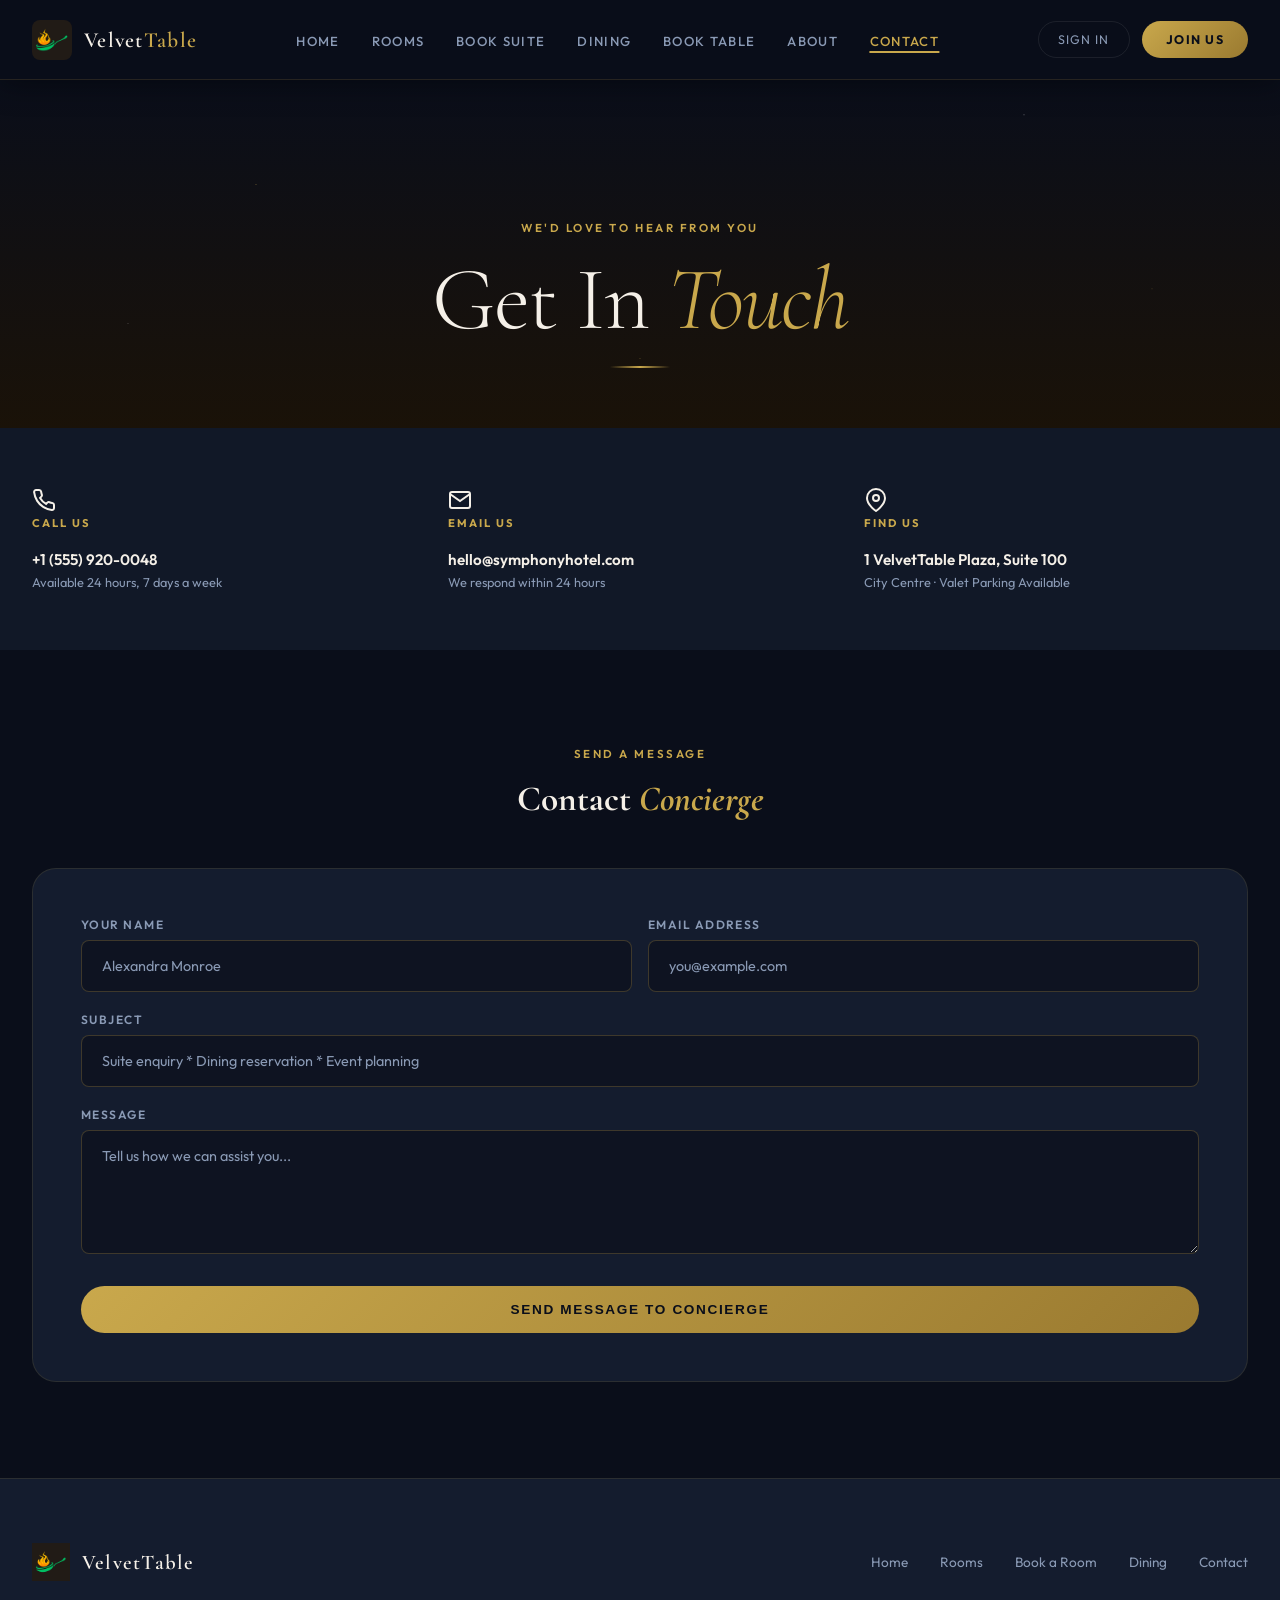
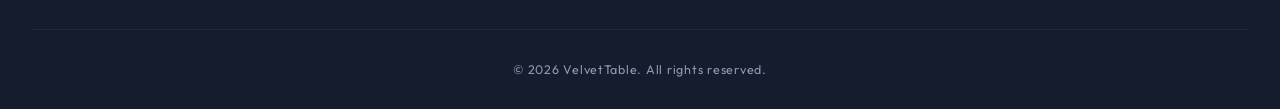
<file: contact.html>
<!DOCTYPE html>
<html lang="en">
<head>
    <meta charset="UTF-8">
    <meta name="viewport" content="width=device-width, initial-scale=1.0">
    <title>Contact Us | VelvetTable</title>
    <link rel="stylesheet" href="frontend/css/style.css?v=12.0">
</head>
<body>

<!-- NAVIGATION -->
<nav class="nav-luxury" id="mainNav">
    <div class="nav-inner">
        <a href="index.html" class="nav-logo">
            <img src="frontend/assets/logo.png" alt="VelvetTable" style="width:40px;height:40px;object-fit:contain;border-radius:8px;" onerror="this.style.display='none'">
            <span class="nav-logo-name">Velvet<span>Table</span></span>
        </a>

        <input type="checkbox" id="nav-toggle" class="nav-toggle-chk">
        <label for="nav-toggle" class="hamburger-btn" aria-label="Open Menu">
            <span></span>
            <span></span>
            <span></span>
        </label>

        <ul class="nav-links">
            <li><a href="index.html" class="">Home</a></li>
            <li><a href="rooms.html" class="">Rooms</a></li>
            <li><a href="book-room.html" class="">Book Suite</a></li>
            <li><a href="menu.html" class="">Dining</a></li>
            <li><a href="table-booking.html" class="">Book Table</a></li>
            <li><a href="about.html" class="">About</a></li>
            <li><a href="contact.html" class="active">Contact</a></li>
            <li class="mobile-auth" style="border-top:1px solid rgba(201,168,76,0.15);margin-top:0.5rem;padding-top:0.5rem;"><a href="login.html" class="">Sign In</a></li>
            <li class="mobile-auth"><a href="signup.html" class="" style="color:var(--gold);font-weight:700;">Join Us</a></li>
        </ul>

        <div class="nav-actions">
                            <a href="login.html" class="btn-ghost">Sign In</a>
                <a href="signup.html" class="btn-gold">Join Us</a>
                    </div>
    </div>
</nav>

<!-- HERO -->
<section style="padding-top:140px; padding-bottom:60px; text-align:center; background:linear-gradient(180deg, #0a0e1a 0%, #1a1208 100%); position:relative; overflow:hidden;">
    <div class="stars-bg"></div>
    <div class="container" style="position:relative; z-index:2;">
        <span class="section-label">We'd Love to Hear From You</span>
        <h1 class="display-xl" style="margin-bottom:1rem;">Get In <em style="color:var(--gold);">Touch</em></h1>
        <div class="gold-divider"></div>
    </div>
</section>

<!-- CONTACT CARDS -->
<section style="background:var(--navy-mid); padding:60px 0;">
    <div class="container">
        <div class="grid-cols-3">
                        <div class="contact-card">
                <div class="contact-icon"><svg width="24" height="24" viewBox="0 0 24 24" fill="none" stroke="currentColor" stroke-width="2"><path d="M22 16.92v3a2 2 0 0 1-2.18 2 19.79 19.79 0 0 1-8.63-3.07 19.5 19.5 0 0 1-6-6 19.79 19.79 0 0 1-3.07-8.67A2 2 0 0 1 4.11 2h3a2 2 0 0 1 2 1.72 12.84 12.84 0 0 0 .7 2.81 2 2 0 0 1-.45 2.11L8.09 9.91a16 16 0 0 0 6 6l1.27-1.27a2 2 0 0 1 2.11-.45 12.84 12.84 0 0 0 2.81.7A2 2 0 0 1 22 16.92z"></path></svg></div>
                <div class="footer-col-title">Call Us</div>
                <div style="color:var(--ivory); font-size:0.95rem; font-weight:600; margin-bottom:0.35rem;">+1 (555) 920-0048</div>
                <div style="color:var(--text-muted); font-size:0.8rem;">Available 24 hours, 7 days a week</div>
            </div>
                        <div class="contact-card">
                <div class="contact-icon"><svg width="24" height="24" viewBox="0 0 24 24" fill="none" stroke="currentColor" stroke-width="2"><path d="M4 4h16c1.1 0 2 .9 2 2v12c0 1.1-.9 2-2 2H4c-1.1 0-2-.9-2-2V6c0-1.1.9-2 2-2z"></path><polyline points="22,6 12,13 2,6"></polyline></svg></div>
                <div class="footer-col-title">Email Us</div>
                <div style="color:var(--ivory); font-size:0.95rem; font-weight:600; margin-bottom:0.35rem;">hello@symphonyhotel.com</div>
                <div style="color:var(--text-muted); font-size:0.8rem;">We respond within 24 hours</div>
            </div>
                        <div class="contact-card">
                <div class="contact-icon"><svg width="24" height="24" viewBox="0 0 24 24" fill="none" stroke="currentColor" stroke-width="2"><path d="M21 10c0 7-9 13-9 13s-9-6-9-13a9 9 0 0 1 18 0z"></path><circle cx="12" cy="10" r="3"></circle></svg></div>
                <div class="footer-col-title">Find Us</div>
                <div style="color:var(--ivory); font-size:0.95rem; font-weight:600; margin-bottom:0.35rem;">1 VelvetTable Plaza, Suite 100</div>
                <div style="color:var(--text-muted); font-size:0.8rem;">City Centre &middot; Valet Parking Available</div>
            </div>
                    </div>
    </div>
</section>

<!-- CONTACT FORM -->
<section class="section-pad" style="background:var(--navy);">
    <div class="container-xs">
        <div style="text-align:center; margin-bottom:3rem;">
            <span class="section-label">Send a Message</span>
            <h2 style="font-family:var(--font-serif); font-size:2.2rem; color:var(--ivory);">Contact <em style="color:var(--gold);">Concierge</em></h2>
        </div>

        <div style="background:var(--navy-card); border:1px solid rgba(201,168,76,0.12); border-radius:24px; padding:3rem;">

            
            
            <form method="POST" action="contact.html" style="display:flex; flex-direction:column; gap:1.25rem;">
                <input type="hidden" name="csrf_token" value="41872f63dafc2b654ee01b7b9b2ca9cc0c356cd20bf3a8555dc3d0139babe2d2">

                <div style="display:grid; grid-template-columns:1fr 1fr; gap:1rem;">
                    <div>
                        <label class="label-luxury">Your Name</label>
                        <input type="text" name="name" required class="input-luxury" placeholder="Alexandra Monroe">
                    </div>
                    <div>
                        <label class="label-luxury">Email Address</label>
                        <input type="email" name="email" required class="input-luxury" placeholder="you@example.com">
                    </div>
                </div>

                <div>
                    <label class="label-luxury">Subject</label>
                    <input type="text" name="subject" class="input-luxury" placeholder="Suite enquiry * Dining reservation * Event planning">
                </div>

                <div>
                    <label class="label-luxury">Message</label>
                    <textarea name="message" rows="5" required class="input-luxury" placeholder="Tell us how we can assist you..." style="resize:vertical;"></textarea>
                </div>

                <button type="submit" class="btn-gold" style="width:100%; justify-content:center; padding:1rem; font-size:0.85rem; margin-top:0.5rem;">
                    Send Message to Concierge
                </button>
            </form>
                    </div>
    </div>
</section>

<!-- FOOTER -->
<footer class="footer-luxury">
    <div class="container">
        <div style="display:flex; justify-content:space-between; align-items:center; flex-wrap:wrap; gap:1rem;">
            <div style="display:flex; align-items:center; gap:0.75rem;">
                <img src="frontend/assets/logo.png" alt="VelvetTable" style="width:38px; height:38px; object-fit:contain;" >
                <span class="footer-logo-name">VelvetTable</span>
            </div>
            <div style="display:flex; gap:2rem;">
                <a href="index.html" class="footer-link" style="margin:0;">Home</a>
                <a href="rooms.html" class="footer-link" style="margin:0;">Rooms</a>
                <a href="book-room.html" class="footer-link" style="margin:0;">Book a Room</a>
                <a href="menu.html" class="footer-link" style="margin:0;">Dining</a>
                <a href="contact.html" class="footer-link" style="margin:0;">Contact</a>
            </div>
        </div>
        <div class="footer-bottom">&copy; 2026 VelvetTable. All rights reserved.</div>
    </div>
</footer>
</body>
</html>
</file>
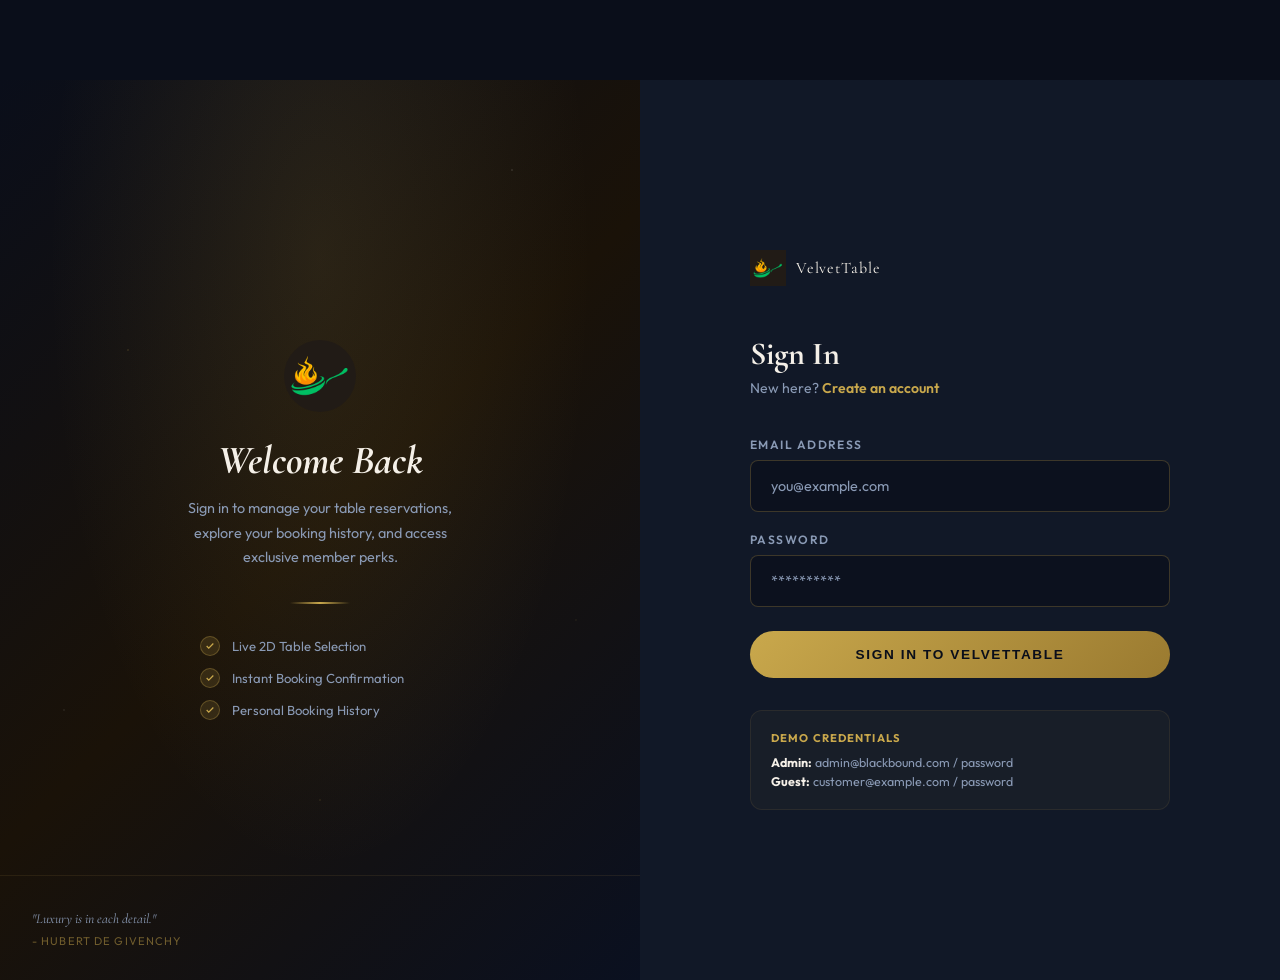
<file: login.html>
<!DOCTYPE html>
<html lang="en">
<head>
    <meta charset="UTF-8">
    <meta name="viewport" content="width=device-width, initial-scale=1.0">
    <title>Sign In | VelvetTable</title>
    <link rel="stylesheet" href="frontend/css/style.css?v=12.0">
</head>
<body style="background:var(--navy); min-height:100vh;">

<div class="auth-panel">
    <!-- Left: Visual Panel -->
    <div class="auth-panel-img" style="background:linear-gradient(135deg, #0a0e1a 0%, #1a1208 50%, #0a1020 100%); position:relative; overflow:hidden; display:flex; align-items:flex-end;">
        <div class="stars-bg"></div>
        <!-- Chandelier illustration overlay -->
        <div style="position:absolute; inset:0; background:radial-gradient(ellipse at 50% 20%, rgba(201,168,76,0.12) 0%, transparent 60%); z-index:1;"></div>
        <div style="position:absolute; inset:0; z-index:2; display:flex; flex-direction:column; align-items:center; justify-content:center; padding:3rem;">
            <div style="text-align:center;">
                <img src="frontend/assets/logo.png" alt="VelvetTable" style="width:72px; height:72px; object-fit:contain; border-radius:50%; margin:0 auto 1.5rem; display:block;" >
                <h2 style="font-family:var(--font-serif); font-size:2.5rem; color:var(--ivory); margin-bottom:0.75rem; font-style:italic;">Welcome Back</h2>
                <p style="color:var(--text-muted); font-size:0.9rem; line-height:1.7; max-width:280px; margin:0 auto;">Sign in to manage your table reservations, explore your booking history, and access exclusive member perks.</p>
                <div class="gold-divider" style="margin:2rem auto;"></div>
                <div style="display:flex; flex-direction:column; gap:0.75rem; text-align:left; max-width:240px; margin:0 auto;">
                                        <div style="display:flex; align-items:center; gap:0.75rem; color:var(--text-muted); font-size:0.82rem;">
                        <div style="width:20px; height:20px; border-radius:50%; background:rgba(201,168,76,0.15); border:1px solid rgba(201,168,76,0.3); display:flex; align-items:center; justify-content:center; flex-shrink:0;">
                            <svg width="10" height="10" viewBox="0 0 24 24" fill="none" stroke="var(--gold)" stroke-width="3"><polyline points="20 6 9 17 4 12"/></svg>
                        </div>
                        Live 2D Table Selection                    </div>
                                        <div style="display:flex; align-items:center; gap:0.75rem; color:var(--text-muted); font-size:0.82rem;">
                        <div style="width:20px; height:20px; border-radius:50%; background:rgba(201,168,76,0.15); border:1px solid rgba(201,168,76,0.3); display:flex; align-items:center; justify-content:center; flex-shrink:0;">
                            <svg width="10" height="10" viewBox="0 0 24 24" fill="none" stroke="var(--gold)" stroke-width="3"><polyline points="20 6 9 17 4 12"/></svg>
                        </div>
                        Instant Booking Confirmation                    </div>
                                        <div style="display:flex; align-items:center; gap:0.75rem; color:var(--text-muted); font-size:0.82rem;">
                        <div style="width:20px; height:20px; border-radius:50%; background:rgba(201,168,76,0.15); border:1px solid rgba(201,168,76,0.3); display:flex; align-items:center; justify-content:center; flex-shrink:0;">
                            <svg width="10" height="10" viewBox="0 0 24 24" fill="none" stroke="var(--gold)" stroke-width="3"><polyline points="20 6 9 17 4 12"/></svg>
                        </div>
                        Personal Booking History                    </div>
                                    </div>
            </div>
        </div>
        <!-- Bottom quote -->
        <div style="position:relative; z-index:3; padding:2rem; width:100%; border-top:1px solid rgba(201,168,76,0.1);">
            <p style="font-family:var(--font-serif); font-style:italic; color:var(--text-muted); font-size:0.85rem; line-height:1.6;">"Luxury is in each detail."</p>
            <p style="font-size:0.7rem; letter-spacing:0.1em; text-transform:uppercase; color:rgba(201,168,76,0.5); margin-top:0.25rem;">- Hubert de Givenchy</p>
        </div>
    </div>

    <!-- Right: Form Panel -->
    <div class="auth-form-side">
        <div style="width:100%; max-width:420px;">
            <a href="index.html" style="display:flex; align-items:center; gap:0.6rem; margin-bottom:3rem; text-decoration:none;">
                <img src="frontend/assets/logo.png" alt="VelvetTable" style="width:36px; height:36px; object-fit:contain;" >
                <span style="font-family:var(--font-serif); font-size:1rem; color:var(--ivory); letter-spacing:0.06em;">VelvetTable</span>
            </a>

            <div style="margin-bottom:2.5rem;">
                <h1 style="font-family:var(--font-serif); font-size:2rem; color:var(--ivory); margin-bottom:0.4rem;">Sign In</h1>
                <p style="color:var(--text-muted); font-size:0.88rem;">New here? <a href="signup.html" style="color:var(--gold); font-weight:600; transition:opacity 0.3s;" onmouseover="this.style.opacity=0.8" onmouseout="this.style.opacity=1">Create an account</a></p>
            </div>

            
            
            <form method="POST" action="login.html" style="display:flex; flex-direction:column; gap:1.25rem;">
                <input type="hidden" name="csrf_token" value="41872f63dafc2b654ee01b7b9b2ca9cc0c356cd20bf3a8555dc3d0139babe2d2">

                <div>
                    <label class="label-luxury">Email Address</label>
                    <input type="email" name="email" required class="input-luxury" placeholder="you@example.com">
                </div>
                <div>
                    <label class="label-luxury">Password</label>
                    <input type="password" name="password" required class="input-luxury" placeholder="**********">
                </div>

                <button type="submit" class="btn-gold" style="width:100%; justify-content:center; padding:1rem; font-size:0.85rem; margin-top:0.25rem;">
                    Sign In to VelvetTable
                </button>
            </form>

            <div style="margin-top:2rem; padding:1.25rem; background:rgba(201,168,76,0.04); border:1px solid rgba(201,168,76,0.1); border-radius:12px;">
                <p style="font-size:0.7rem; letter-spacing:0.1em; text-transform:uppercase; color:var(--gold); margin-bottom:0.6rem; font-weight:700;">Demo Credentials</p>
                <p style="font-size:0.78rem; color:var(--text-muted); margin-bottom:0.25rem;"><strong style="color:var(--ivory);">Admin:</strong> admin@blackbound.com / password</p>
                <p style="font-size:0.78rem; color:var(--text-muted);"><strong style="color:var(--ivory);">Guest:</strong> customer@example.com / password</p>
            </div>
        </div>
    </div>
</div>

</body>
</html>
</file>
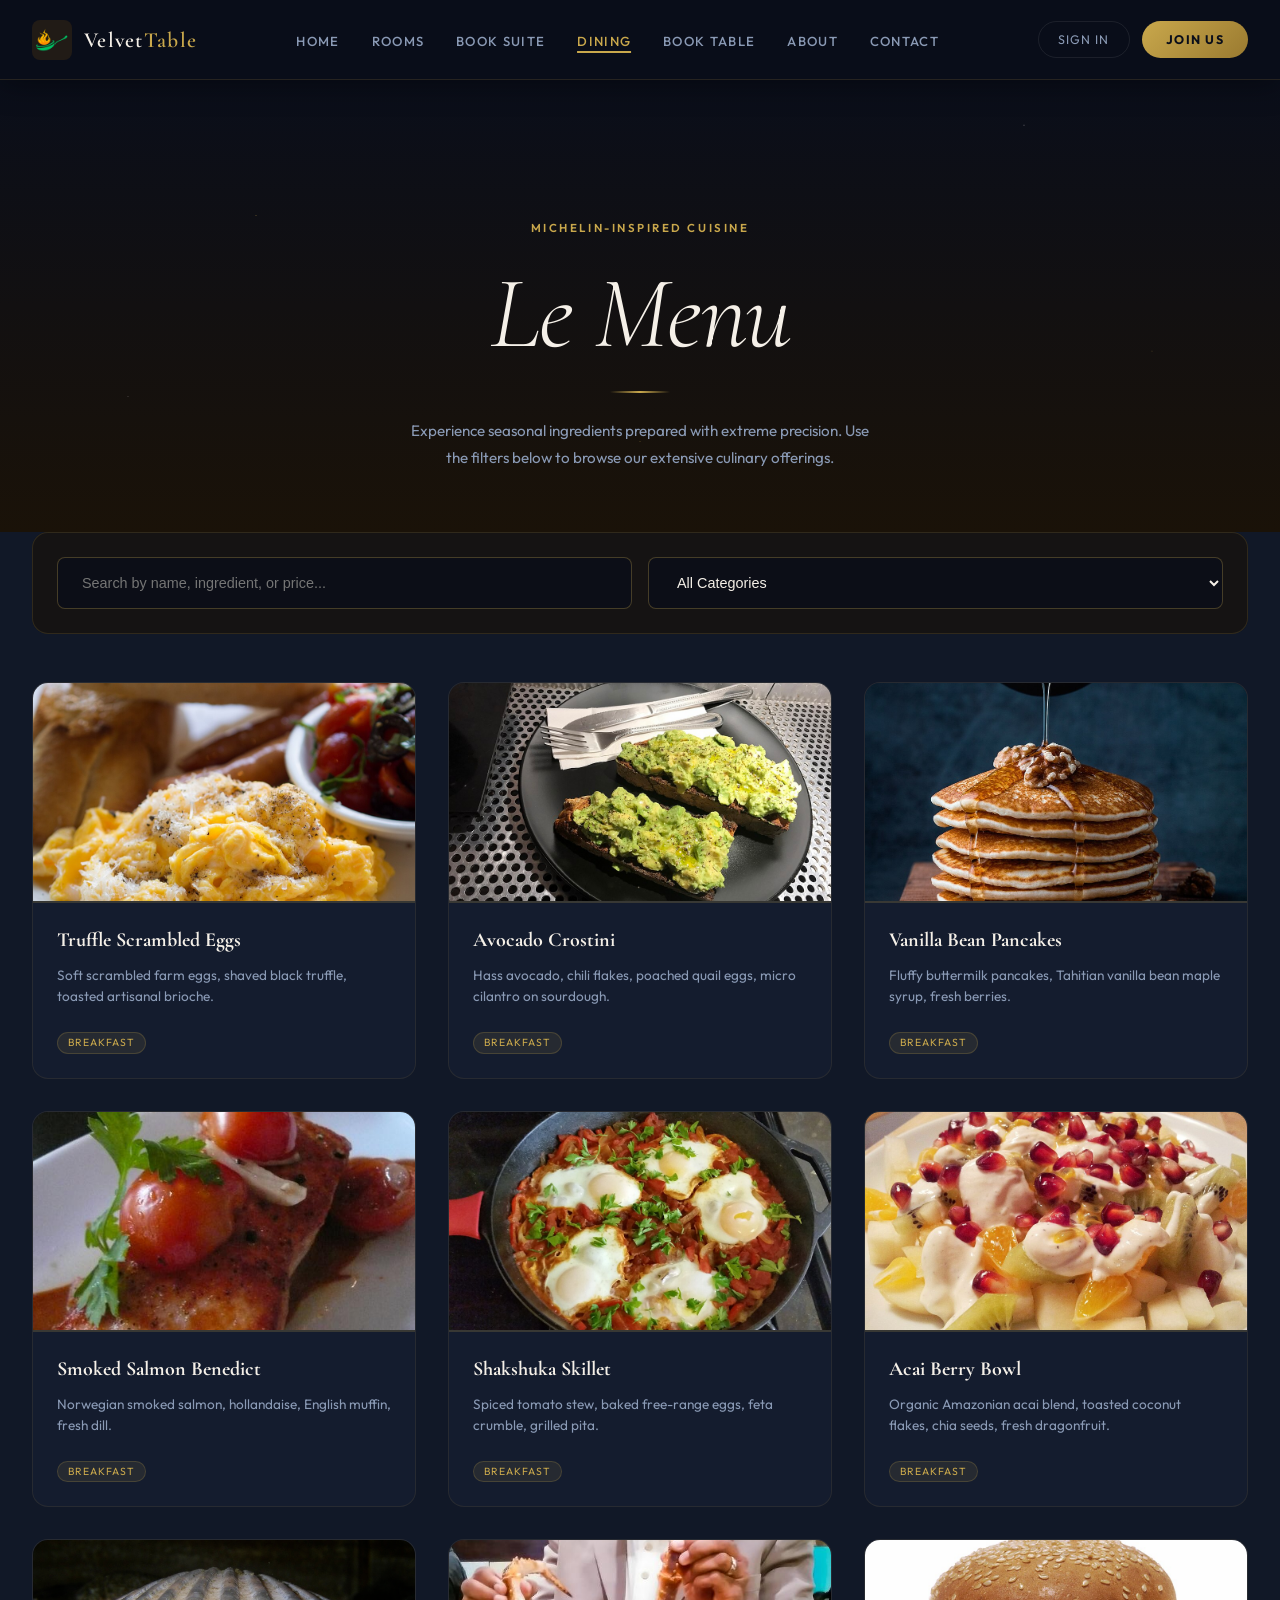
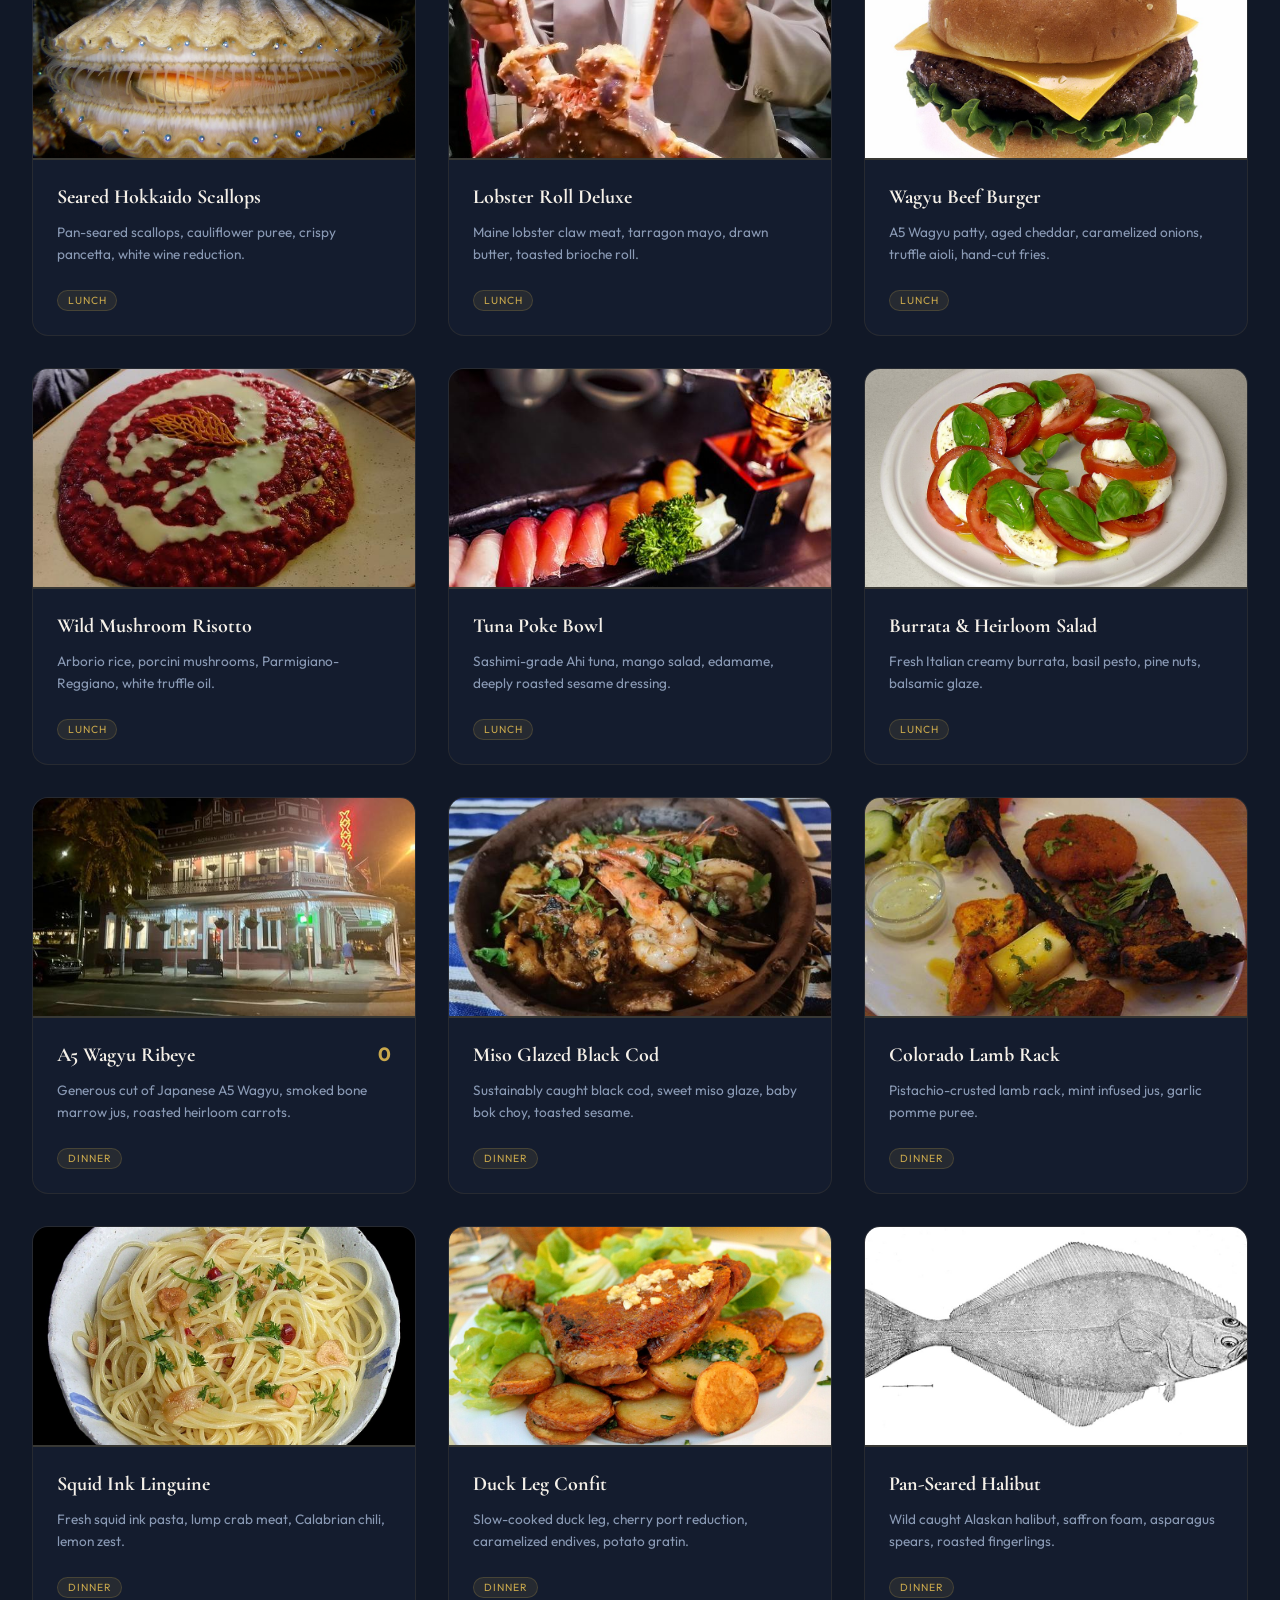
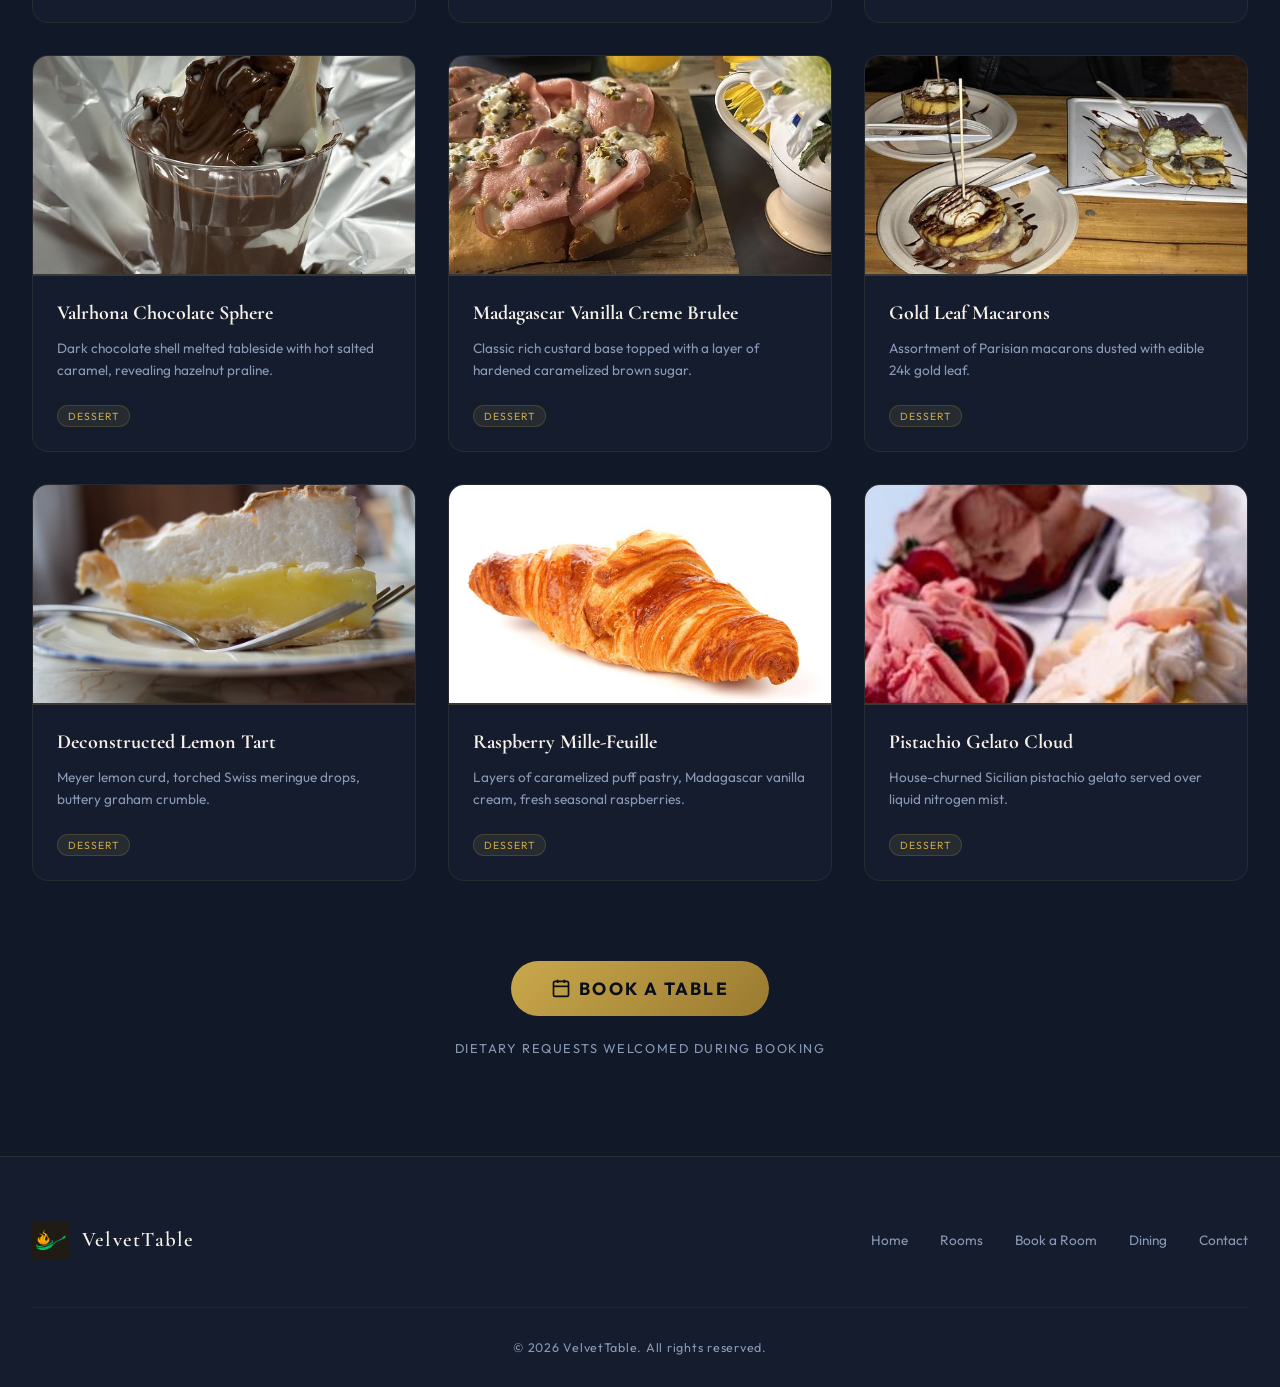
<file: menu.html>
<!DOCTYPE html>
<html lang="en">
<head>
    <meta charset="UTF-8">
    <meta name="viewport" content="width=device-width, initial-scale=1.0">
    <meta name="description" content="VelvetTable fine dining menu - Michelin-inspired cuisine with seasonal ingredients, now with easy search and categories.">
    <title>Fine Dining Menu | VelvetTable</title>
    <link rel="stylesheet" href="frontend/css/style.css?v=12.0">
    <style>
        .menu-filter-bar {
            background: rgba(26, 18, 8, 0.6);
            border: 1px solid rgba(201,168,76,0.15);
            border-radius: 16px;
            padding: 1.5rem;
            display: flex;
            gap: 1rem;
            flex-wrap: wrap;
            backdrop-filter: blur(10px);
            margin-bottom: 3rem;
        }
        .menu-filter-bar input, .menu-filter-bar select {
            flex: 1 1 200px;
            background: rgba(10, 14, 26, 0.8);
            border: 1px solid rgba(201,168,76,0.3);
            color: var(--ivory);
            padding: 1rem 1.5rem;
            border-radius: 8px;
            font-size: 0.9rem;
            outline: none;
            transition: all 0.3s;
        }
        .menu-filter-bar input:focus, .menu-filter-bar select:focus {
            border-color: var(--gold);
            box-shadow: 0 0 10px rgba(201,168,76,0.2);
        }
        
        .menu-grid {
            display: grid;
            grid-template-columns: repeat(auto-fill, minmax(320px, 1fr));
            gap: 2rem;
        }
        
        .food-card {
            background: var(--navy-card);
            border: 1px solid rgba(201,168,76,0.1);
            border-radius: 16px;
            overflow: hidden;
            transition: transform 0.3s, box-shadow 0.3s;
            display: flex;
            flex-direction: column;
        }
        .food-card:hover {
            transform: translateY(-5px);
            box-shadow: 0 10px 30px rgba(0,0,0,0.5);
            border-color: rgba(201,168,76,0.3);
        }
        
        .food-card-img {
            width: 100%;
            height: 220px;
            object-fit: cover;
            border-bottom: 2px solid rgba(201,168,76,0.2);
        }
        
        .food-card-body {
            padding: 1.5rem;
            flex-grow: 1;
            display: flex;
            flex-direction: column;
        }
        
        .food-card-header {
            display: flex;
            justify-content: space-between;
            align-items: flex-start;
            margin-bottom: 0.75rem;
        }
        
        .food-title {
            font-family: var(--font-serif);
            font-size: 1.25rem;
            color: var(--ivory);
            margin: 0;
            line-height: 1.3;
        }
        
        .food-price {
            font-size: 1.2rem;
            color: var(--gold);
            font-weight: 700;
        }
        
        .food-desc {
            color: var(--text-muted);
            font-size: 0.85rem;
            line-height: 1.6;
            margin-bottom: 1.5rem;
            flex-grow: 1;
        }
        
        .food-category-tag {
            align-self: flex-start;
            background: rgba(201,168,76,0.1);
            color: var(--gold);
            padding: 0.2rem 0.6rem;
            border-radius: 20px;
            font-size: 0.65rem;
            text-transform: uppercase;
            letter-spacing: 0.1em;
            border: 1px solid rgba(201,168,76,0.2);
        }

        .no-results {
            grid-column: 1 / -1;
            text-align: center;
            padding: 4rem 2rem;
            background: rgba(201,168,76,0.02);
            border: 1px dashed rgba(201,168,76,0.2);
            border-radius: 16px;
            color: var(--text-muted);
            display: none;
        }
    </style>
</head>
<body>

<!-- NAVIGATION -->
<nav class="nav-luxury" id="mainNav">
    <div class="nav-inner">
        <a href="index.html" class="nav-logo">
            <img src="frontend/assets/logo.png" alt="VelvetTable" style="width:40px;height:40px;object-fit:contain;border-radius:8px;" onerror="this.style.display='none'">
            <span class="nav-logo-name">Velvet<span>Table</span></span>
        </a>

        <input type="checkbox" id="nav-toggle" class="nav-toggle-chk">
        <label for="nav-toggle" class="hamburger-btn" aria-label="Open Menu">
            <span></span>
            <span></span>
            <span></span>
        </label>

        <ul class="nav-links">
            <li><a href="index.html" class="">Home</a></li>
            <li><a href="rooms.html" class="">Rooms</a></li>
            <li><a href="book-room.html" class="">Book Suite</a></li>
            <li><a href="menu.html" class="active">Dining</a></li>
            <li><a href="table-booking.html" class="">Book Table</a></li>
            <li><a href="about.html" class="">About</a></li>
            <li><a href="contact.html" class="">Contact</a></li>
            <li class="mobile-auth" style="border-top:1px solid rgba(201,168,76,0.15);margin-top:0.5rem;padding-top:0.5rem;"><a href="login.html" class="">Sign In</a></li>
            <li class="mobile-auth"><a href="signup.html" class="" style="color:var(--gold);font-weight:700;">Join Us</a></li>
        </ul>

        <div class="nav-actions">
                            <a href="login.html" class="btn-ghost">Sign In</a>
                <a href="signup.html" class="btn-gold">Join Us</a>
                    </div>
    </div>
</nav>

<!-- HERO -->
<section style="padding-top:140px; padding-bottom:60px; background:linear-gradient(180deg, #0a0e1a 0%, #1a1208 100%); text-align:center; position:relative; overflow:hidden;">
    <div class="stars-bg"></div>
    <div class="container" style="position:relative; z-index:2;">
        <span class="section-label">Michelin-Inspired Cuisine</span>
        <h1 style="font-family:var(--font-serif); font-size:clamp(3rem, 8vw, 7rem); color:var(--ivory); font-weight:300; letter-spacing:-0.02em; margin-bottom:1rem; font-style:italic;">Le Menu</h1>
        <div class="gold-divider" style="margin-bottom:1.5rem;"></div>
        <p style="color:var(--text-muted); max-width:480px; margin:0 auto; line-height:1.8; font-size:0.95rem;">Experience seasonal ingredients prepared with extreme precision. Use the filters below to browse our extensive culinary offerings.</p>
    </div>
</section>

<!-- MENU CONTROLS & GRID -->
<section style="background:var(--navy-mid); padding-bottom:100px;">
    <div class="container">

        <!-- Filter Bar -->
        <div class="menu-filter-bar">
            <input type="text" id="searchInput" placeholder="Search by name, ingredient, or price...">
            <select id="categorySelect">
                <option value="all">All Categories</option>
                <option value="Breakfast">Breakfast & Brunch</option>
                <option value="Lunch">Lunch</option>
                <option value="Dinner">Dinner</option>
                <option value="Dessert">Desserts</option>
            </select>
        </div>

        <!-- Menu Grid -->
        <div class="menu-grid" id="menuContainer">
                        <div class="food-card" data-category="Breakfast" data-search="truffle scrambled eggs soft scrambled farm eggs, shaved black truffle, toasted artisanal brioche. ">
                                <img src="frontend/assets/img/menu/breakfast_eggs.jpg" alt="Truffle Scrambled Eggs" class="food-card-img" >
                                <div class="food-card-body">
                    <div class="food-card-header">
                        <h3 class="food-title">Truffle Scrambled Eggs</h3>
                        <span class="food-price"></span>
                    </div>
                    <p class="food-desc">Soft scrambled farm eggs, shaved black truffle, toasted artisanal brioche.</p>
                    <span class="food-category-tag">Breakfast</span>
                </div>
            </div>
                        <div class="food-card" data-category="Breakfast" data-search="avocado crostini hass avocado, chili flakes, poached quail eggs, micro cilantro on sourdough. ">
                                <img src="frontend/assets/img/menu/breakfast_avocado.jpg" alt="Avocado Crostini" class="food-card-img" >
                                <div class="food-card-body">
                    <div class="food-card-header">
                        <h3 class="food-title">Avocado Crostini</h3>
                        <span class="food-price"></span>
                    </div>
                    <p class="food-desc">Hass avocado, chili flakes, poached quail eggs, micro cilantro on sourdough.</p>
                    <span class="food-category-tag">Breakfast</span>
                </div>
            </div>
                        <div class="food-card" data-category="Breakfast" data-search="vanilla bean pancakes fluffy buttermilk pancakes, tahitian vanilla bean maple syrup, fresh berries. ">
                                <img src="frontend/assets/img/menu/breakfast_pancakes.jpg" alt="Vanilla Bean Pancakes" class="food-card-img" >
                                <div class="food-card-body">
                    <div class="food-card-header">
                        <h3 class="food-title">Vanilla Bean Pancakes</h3>
                        <span class="food-price"></span>
                    </div>
                    <p class="food-desc">Fluffy buttermilk pancakes, Tahitian vanilla bean maple syrup, fresh berries.</p>
                    <span class="food-category-tag">Breakfast</span>
                </div>
            </div>
                        <div class="food-card" data-category="Breakfast" data-search="smoked salmon benedict norwegian smoked salmon, hollandaise, english muffin, fresh dill. ">
                                <img src="frontend/assets/img/menu/breakfast_salmon.jpg" alt="Smoked Salmon Benedict" class="food-card-img" >
                                <div class="food-card-body">
                    <div class="food-card-header">
                        <h3 class="food-title">Smoked Salmon Benedict</h3>
                        <span class="food-price"></span>
                    </div>
                    <p class="food-desc">Norwegian smoked salmon, hollandaise, English muffin, fresh dill.</p>
                    <span class="food-category-tag">Breakfast</span>
                </div>
            </div>
                        <div class="food-card" data-category="Breakfast" data-search="shakshuka skillet spiced tomato stew, baked free-range eggs, feta crumble, grilled pita. ">
                                <img src="frontend/assets/img/menu/breakfast_shakshuka.jpg" alt="Shakshuka Skillet" class="food-card-img" >
                                <div class="food-card-body">
                    <div class="food-card-header">
                        <h3 class="food-title">Shakshuka Skillet</h3>
                        <span class="food-price"></span>
                    </div>
                    <p class="food-desc">Spiced tomato stew, baked free-range eggs, feta crumble, grilled pita.</p>
                    <span class="food-category-tag">Breakfast</span>
                </div>
            </div>
                        <div class="food-card" data-category="Breakfast" data-search="acai berry bowl organic amazonian acai blend, toasted coconut flakes, chia seeds, fresh dragonfruit. ">
                                <img src="frontend/assets/img/menu/breakfast_acai.jpg" alt="Acai Berry Bowl" class="food-card-img" >
                                <div class="food-card-body">
                    <div class="food-card-header">
                        <h3 class="food-title">Acai Berry Bowl</h3>
                        <span class="food-price"></span>
                    </div>
                    <p class="food-desc">Organic Amazonian acai blend, toasted coconut flakes, chia seeds, fresh dragonfruit.</p>
                    <span class="food-category-tag">Breakfast</span>
                </div>
            </div>
                        <div class="food-card" data-category="Lunch" data-search="seared hokkaido scallops pan-seared scallops, cauliflower puree, crispy pancetta, white wine reduction. ">
                                <img src="frontend/assets/img/menu/lunch_scallops.jpg" alt="Seared Hokkaido Scallops" class="food-card-img" >
                                <div class="food-card-body">
                    <div class="food-card-header">
                        <h3 class="food-title">Seared Hokkaido Scallops</h3>
                        <span class="food-price"></span>
                    </div>
                    <p class="food-desc">Pan-seared scallops, cauliflower puree, crispy pancetta, white wine reduction.</p>
                    <span class="food-category-tag">Lunch</span>
                </div>
            </div>
                        <div class="food-card" data-category="Lunch" data-search="lobster roll deluxe maine lobster claw meat, tarragon mayo, drawn butter, toasted brioche roll. ">
                                <img src="frontend/assets/img/menu/lunch_lobster.jpg" alt="Lobster Roll Deluxe" class="food-card-img" >
                                <div class="food-card-body">
                    <div class="food-card-header">
                        <h3 class="food-title">Lobster Roll Deluxe</h3>
                        <span class="food-price"></span>
                    </div>
                    <p class="food-desc">Maine lobster claw meat, tarragon mayo, drawn butter, toasted brioche roll.</p>
                    <span class="food-category-tag">Lunch</span>
                </div>
            </div>
                        <div class="food-card" data-category="Lunch" data-search="wagyu beef burger a5 wagyu patty, aged cheddar, caramelized onions, truffle aioli, hand-cut fries. ">
                                <img src="frontend/assets/img/menu/lunch_burger.jpg" alt="Wagyu Beef Burger" class="food-card-img" >
                                <div class="food-card-body">
                    <div class="food-card-header">
                        <h3 class="food-title">Wagyu Beef Burger</h3>
                        <span class="food-price"></span>
                    </div>
                    <p class="food-desc">A5 Wagyu patty, aged cheddar, caramelized onions, truffle aioli, hand-cut fries.</p>
                    <span class="food-category-tag">Lunch</span>
                </div>
            </div>
                        <div class="food-card" data-category="Lunch" data-search="wild mushroom risotto arborio rice, porcini mushrooms, parmigiano-reggiano, white truffle oil. ">
                                <img src="frontend/assets/img/menu/lunch_risotto.jpg" alt="Wild Mushroom Risotto" class="food-card-img" >
                                <div class="food-card-body">
                    <div class="food-card-header">
                        <h3 class="food-title">Wild Mushroom Risotto</h3>
                        <span class="food-price"></span>
                    </div>
                    <p class="food-desc">Arborio rice, porcini mushrooms, Parmigiano-Reggiano, white truffle oil.</p>
                    <span class="food-category-tag">Lunch</span>
                </div>
            </div>
                        <div class="food-card" data-category="Lunch" data-search="tuna poke bowl sashimi-grade ahi tuna, mango salad, edamame, deeply roasted sesame dressing. ">
                                <img src="frontend/assets/img/menu/lunch_poke.jpg" alt="Tuna Poke Bowl" class="food-card-img" >
                                <div class="food-card-body">
                    <div class="food-card-header">
                        <h3 class="food-title">Tuna Poke Bowl</h3>
                        <span class="food-price"></span>
                    </div>
                    <p class="food-desc">Sashimi-grade Ahi tuna, mango salad, edamame, deeply roasted sesame dressing.</p>
                    <span class="food-category-tag">Lunch</span>
                </div>
            </div>
                        <div class="food-card" data-category="Lunch" data-search="burrata &amp; heirloom salad fresh italian creamy burrata, basil pesto, pine nuts, balsamic glaze. ">
                                <img src="frontend/assets/img/menu/lunch_salad.jpg" alt="Burrata &amp; Heirloom Salad" class="food-card-img" >
                                <div class="food-card-body">
                    <div class="food-card-header">
                        <h3 class="food-title">Burrata &amp; Heirloom Salad</h3>
                        <span class="food-price"></span>
                    </div>
                    <p class="food-desc">Fresh Italian creamy burrata, basil pesto, pine nuts, balsamic glaze.</p>
                    <span class="food-category-tag">Lunch</span>
                </div>
            </div>
                        <div class="food-card" data-category="Dinner" data-search="a5 wagyu ribeye generous cut of japanese a5 wagyu, smoked bone marrow jus, roasted heirloom carrots. 0">
                                <img src="frontend/assets/img/menu/dinner_wagyu.jpg" alt="A5 Wagyu Ribeye" class="food-card-img" >
                                <div class="food-card-body">
                    <div class="food-card-header">
                        <h3 class="food-title">A5 Wagyu Ribeye</h3>
                        <span class="food-price">0</span>
                    </div>
                    <p class="food-desc">Generous cut of Japanese A5 Wagyu, smoked bone marrow jus, roasted heirloom carrots.</p>
                    <span class="food-category-tag">Dinner</span>
                </div>
            </div>
                        <div class="food-card" data-category="Dinner" data-search="miso glazed black cod sustainably caught black cod, sweet miso glaze, baby bok choy, toasted sesame. ">
                                <img src="frontend/assets/img/menu/dinner_cod.jpg" alt="Miso Glazed Black Cod" class="food-card-img" >
                                <div class="food-card-body">
                    <div class="food-card-header">
                        <h3 class="food-title">Miso Glazed Black Cod</h3>
                        <span class="food-price"></span>
                    </div>
                    <p class="food-desc">Sustainably caught black cod, sweet miso glaze, baby bok choy, toasted sesame.</p>
                    <span class="food-category-tag">Dinner</span>
                </div>
            </div>
                        <div class="food-card" data-category="Dinner" data-search="colorado lamb rack pistachio-crusted lamb rack, mint infused jus, garlic pomme puree. ">
                                <img src="frontend/assets/img/menu/dinner_lamb.jpg" alt="Colorado Lamb Rack" class="food-card-img" >
                                <div class="food-card-body">
                    <div class="food-card-header">
                        <h3 class="food-title">Colorado Lamb Rack</h3>
                        <span class="food-price"></span>
                    </div>
                    <p class="food-desc">Pistachio-crusted lamb rack, mint infused jus, garlic pomme puree.</p>
                    <span class="food-category-tag">Dinner</span>
                </div>
            </div>
                        <div class="food-card" data-category="Dinner" data-search="squid ink linguine fresh squid ink pasta, lump crab meat, calabrian chili, lemon zest. ">
                                <img src="frontend/assets/img/menu/dinner_pasta.jpg" alt="Squid Ink Linguine" class="food-card-img" >
                                <div class="food-card-body">
                    <div class="food-card-header">
                        <h3 class="food-title">Squid Ink Linguine</h3>
                        <span class="food-price"></span>
                    </div>
                    <p class="food-desc">Fresh squid ink pasta, lump crab meat, Calabrian chili, lemon zest.</p>
                    <span class="food-category-tag">Dinner</span>
                </div>
            </div>
                        <div class="food-card" data-category="Dinner" data-search="duck leg confit slow-cooked duck leg, cherry port reduction, caramelized endives, potato gratin. ">
                                <img src="frontend/assets/img/menu/dinner_duck.jpg" alt="Duck Leg Confit" class="food-card-img" >
                                <div class="food-card-body">
                    <div class="food-card-header">
                        <h3 class="food-title">Duck Leg Confit</h3>
                        <span class="food-price"></span>
                    </div>
                    <p class="food-desc">Slow-cooked duck leg, cherry port reduction, caramelized endives, potato gratin.</p>
                    <span class="food-category-tag">Dinner</span>
                </div>
            </div>
                        <div class="food-card" data-category="Dinner" data-search="pan-seared halibut wild caught alaskan halibut, saffron foam, asparagus spears, roasted fingerlings. ">
                                <img src="frontend/assets/img/menu/dinner_halibut.jpg" alt="Pan-Seared Halibut" class="food-card-img" >
                                <div class="food-card-body">
                    <div class="food-card-header">
                        <h3 class="food-title">Pan-Seared Halibut</h3>
                        <span class="food-price"></span>
                    </div>
                    <p class="food-desc">Wild caught Alaskan halibut, saffron foam, asparagus spears, roasted fingerlings.</p>
                    <span class="food-category-tag">Dinner</span>
                </div>
            </div>
                        <div class="food-card" data-category="Dessert" data-search="valrhona chocolate sphere dark chocolate shell melted tableside with hot salted caramel, revealing hazelnut praline. ">
                                <img src="frontend/assets/img/menu/dessert_choco.jpg" alt="Valrhona Chocolate Sphere" class="food-card-img" >
                                <div class="food-card-body">
                    <div class="food-card-header">
                        <h3 class="food-title">Valrhona Chocolate Sphere</h3>
                        <span class="food-price"></span>
                    </div>
                    <p class="food-desc">Dark chocolate shell melted tableside with hot salted caramel, revealing hazelnut praline.</p>
                    <span class="food-category-tag">Dessert</span>
                </div>
            </div>
                        <div class="food-card" data-category="Dessert" data-search="madagascar vanilla creme brulee classic rich custard base topped with a layer of hardened caramelized brown sugar. ">
                                <img src="frontend/assets/img/menu/dessert_brulee.jpg" alt="Madagascar Vanilla Creme Brulee" class="food-card-img" >
                                <div class="food-card-body">
                    <div class="food-card-header">
                        <h3 class="food-title">Madagascar Vanilla Creme Brulee</h3>
                        <span class="food-price"></span>
                    </div>
                    <p class="food-desc">Classic rich custard base topped with a layer of hardened caramelized brown sugar.</p>
                    <span class="food-category-tag">Dessert</span>
                </div>
            </div>
                        <div class="food-card" data-category="Dessert" data-search="gold leaf macarons assortment of parisian macarons dusted with edible 24k gold leaf. ">
                                <img src="frontend/assets/img/menu/dessert_macarons.jpg" alt="Gold Leaf Macarons" class="food-card-img" >
                                <div class="food-card-body">
                    <div class="food-card-header">
                        <h3 class="food-title">Gold Leaf Macarons</h3>
                        <span class="food-price"></span>
                    </div>
                    <p class="food-desc">Assortment of Parisian macarons dusted with edible 24k gold leaf.</p>
                    <span class="food-category-tag">Dessert</span>
                </div>
            </div>
                        <div class="food-card" data-category="Dessert" data-search="deconstructed lemon tart meyer lemon curd, torched swiss meringue drops, buttery graham crumble. ">
                                <img src="frontend/assets/img/menu/dessert_lemon.jpg" alt="Deconstructed Lemon Tart" class="food-card-img" >
                                <div class="food-card-body">
                    <div class="food-card-header">
                        <h3 class="food-title">Deconstructed Lemon Tart</h3>
                        <span class="food-price"></span>
                    </div>
                    <p class="food-desc">Meyer lemon curd, torched Swiss meringue drops, buttery graham crumble.</p>
                    <span class="food-category-tag">Dessert</span>
                </div>
            </div>
                        <div class="food-card" data-category="Dessert" data-search="raspberry mille-feuille layers of caramelized puff pastry, madagascar vanilla cream, fresh seasonal raspberries. ">
                                <img src="frontend/assets/img/menu/dessert_millefeuille.jpg" alt="Raspberry Mille-Feuille" class="food-card-img" >
                                <div class="food-card-body">
                    <div class="food-card-header">
                        <h3 class="food-title">Raspberry Mille-Feuille</h3>
                        <span class="food-price"></span>
                    </div>
                    <p class="food-desc">Layers of caramelized puff pastry, Madagascar vanilla cream, fresh seasonal raspberries.</p>
                    <span class="food-category-tag">Dessert</span>
                </div>
            </div>
                        <div class="food-card" data-category="Dessert" data-search="pistachio gelato cloud house-churned sicilian pistachio gelato served over liquid nitrogen mist. ">
                                <img src="frontend/assets/img/menu/dessert_gelato.jpg" alt="Pistachio Gelato Cloud" class="food-card-img" >
                                <div class="food-card-body">
                    <div class="food-card-header">
                        <h3 class="food-title">Pistachio Gelato Cloud</h3>
                        <span class="food-price"></span>
                    </div>
                    <p class="food-desc">House-churned Sicilian pistachio gelato served over liquid nitrogen mist.</p>
                    <span class="food-category-tag">Dessert</span>
                </div>
            </div>
            
            <div class="no-results" id="noResultsMsg">
                <svg width="48" height="48" viewBox="0 0 24 24" fill="none" stroke="currentColor" stroke-width="1" style="margin: 0 auto 1rem; color:var(--gold); opacity:0.7;">
                    <circle cx="11" cy="11" r="8"/><line x1="21" y1="21" x2="16.65" y2="16.65"/>
                </svg>
                <h3 style="font-family:var(--font-serif); font-size:1.5rem; color:var(--ivory); margin-bottom:0.5rem;">No dishes found</h3>
                <p>Try adjusting your search terms or category filter.</p>
            </div>
        </div>

        <!-- Reserve CTA -->
        <div style="text-align:center; margin-top:5rem;">
            <a href="table-booking.html" class="btn-gold" style="padding:1rem 2.5rem; font-size:1.1rem;">
                <svg width="20" height="20" viewBox="0 0 24 24" fill="none" stroke="currentColor" stroke-width="2"><rect x="3" y="4" width="18" height="18" rx="2"/><line x1="16" y1="2" x2="16" y2="6"/><line x1="8" y1="2" x2="8" y2="6"/><line x1="3" y1="10" x2="21" y2="10"/></svg>
                Book a Table
            </a>
            <p style="margin-top:1.5rem; font-size:0.8rem; color:var(--text-muted); letter-spacing:0.12em; text-transform:uppercase;">Dietary requests welcomed during booking</p>
        </div>
    </div>
</section>

<!-- FOOTER -->
<footer class="footer-luxury">
    <div class="container">
        <div style="display:flex; justify-content:space-between; align-items:center; flex-wrap:wrap; gap:1rem;">
            <div style="display:flex; align-items:center; gap:0.75rem;">
                <img src="frontend/assets/logo.png" alt="VelvetTable" style="width:38px; height:38px; object-fit:contain;" >
                <span class="footer-logo-name">VelvetTable</span>
            </div>
            <div style="display:flex; gap:2rem;">
                <a href="index.html" class="footer-link" style="margin:0;">Home</a>
                <a href="rooms.html" class="footer-link" style="margin:0;">Rooms</a>
                <a href="book-room.html" class="footer-link" style="margin:0;">Book a Room</a>
                <a href="menu.html" class="footer-link" style="margin:0;">Dining</a>
                <a href="contact.html" class="footer-link" style="margin:0;">Contact</a>
            </div>
        </div>
        <div class="footer-bottom">&copy; 2026 VelvetTable. All rights reserved.</div>
    </div>
</footer>

<script>
document.addEventListener('DOMContentLoaded', () => {
    const searchInput = document.getElementById('searchInput');
    const categorySelect = document.getElementById('categorySelect');
    const foodCards = document.querySelectorAll('.food-card');
    const noResultsMsg = document.getElementById('noResultsMsg');

    function filterMenu() {
        const query = searchInput.value.toLowerCase();
        const category = categorySelect.value;
        let visibleCount = 0;

        foodCards.forEach(card => {
            const cardCategory = card.getAttribute('data-category');
            const cardSearch = card.getAttribute('data-search');
            
            const matchesSearch = cardSearch.includes(query);
            const matchesCat = (category === 'all' || cardCategory === category);

            if (matchesSearch && matchesCat) {
                card.style.display = 'flex';
                visibleCount++;
            } else {
                card.style.display = 'none';
            }
        });

        noResultsMsg.style.display = visibleCount === 0 ? 'block' : 'none';
    }

    searchInput.addEventListener('input', filterMenu);
    categorySelect.addEventListener('change', filterMenu);
});
</script>
</body>
</html>
</file>
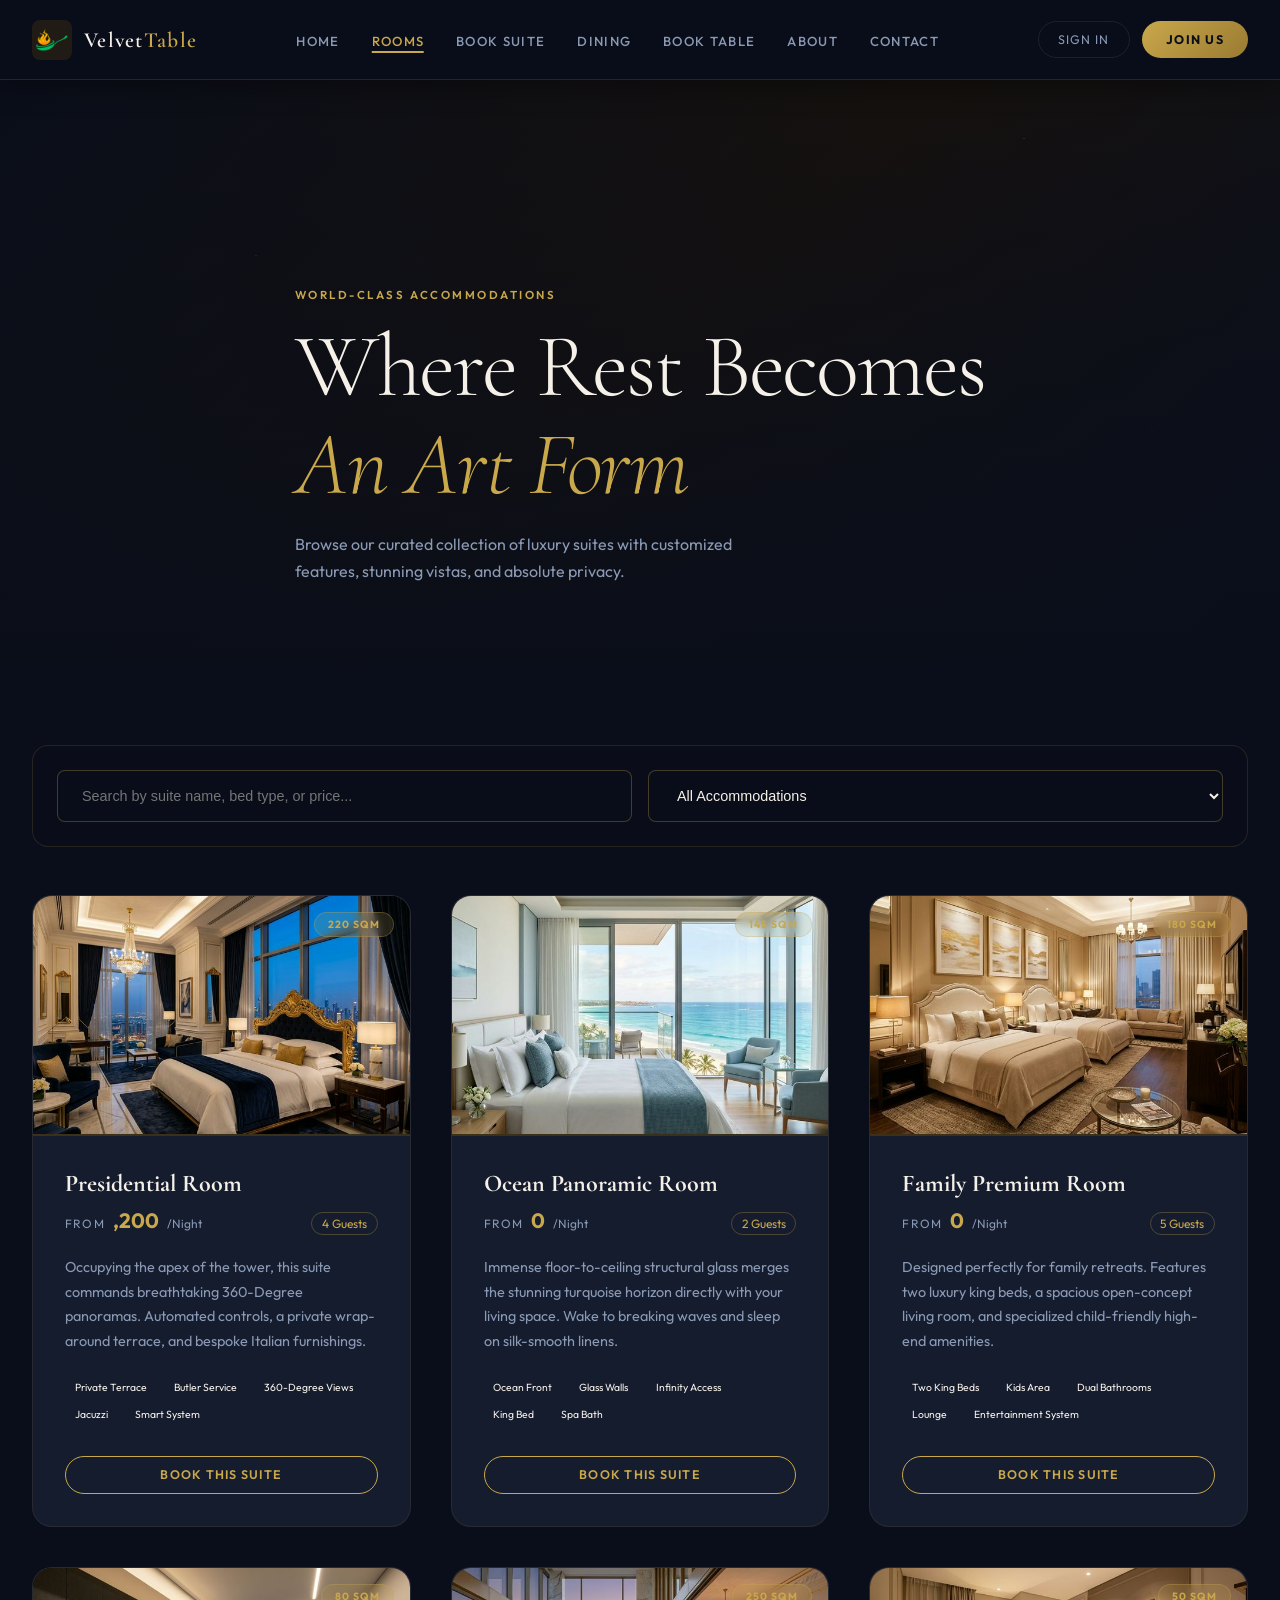
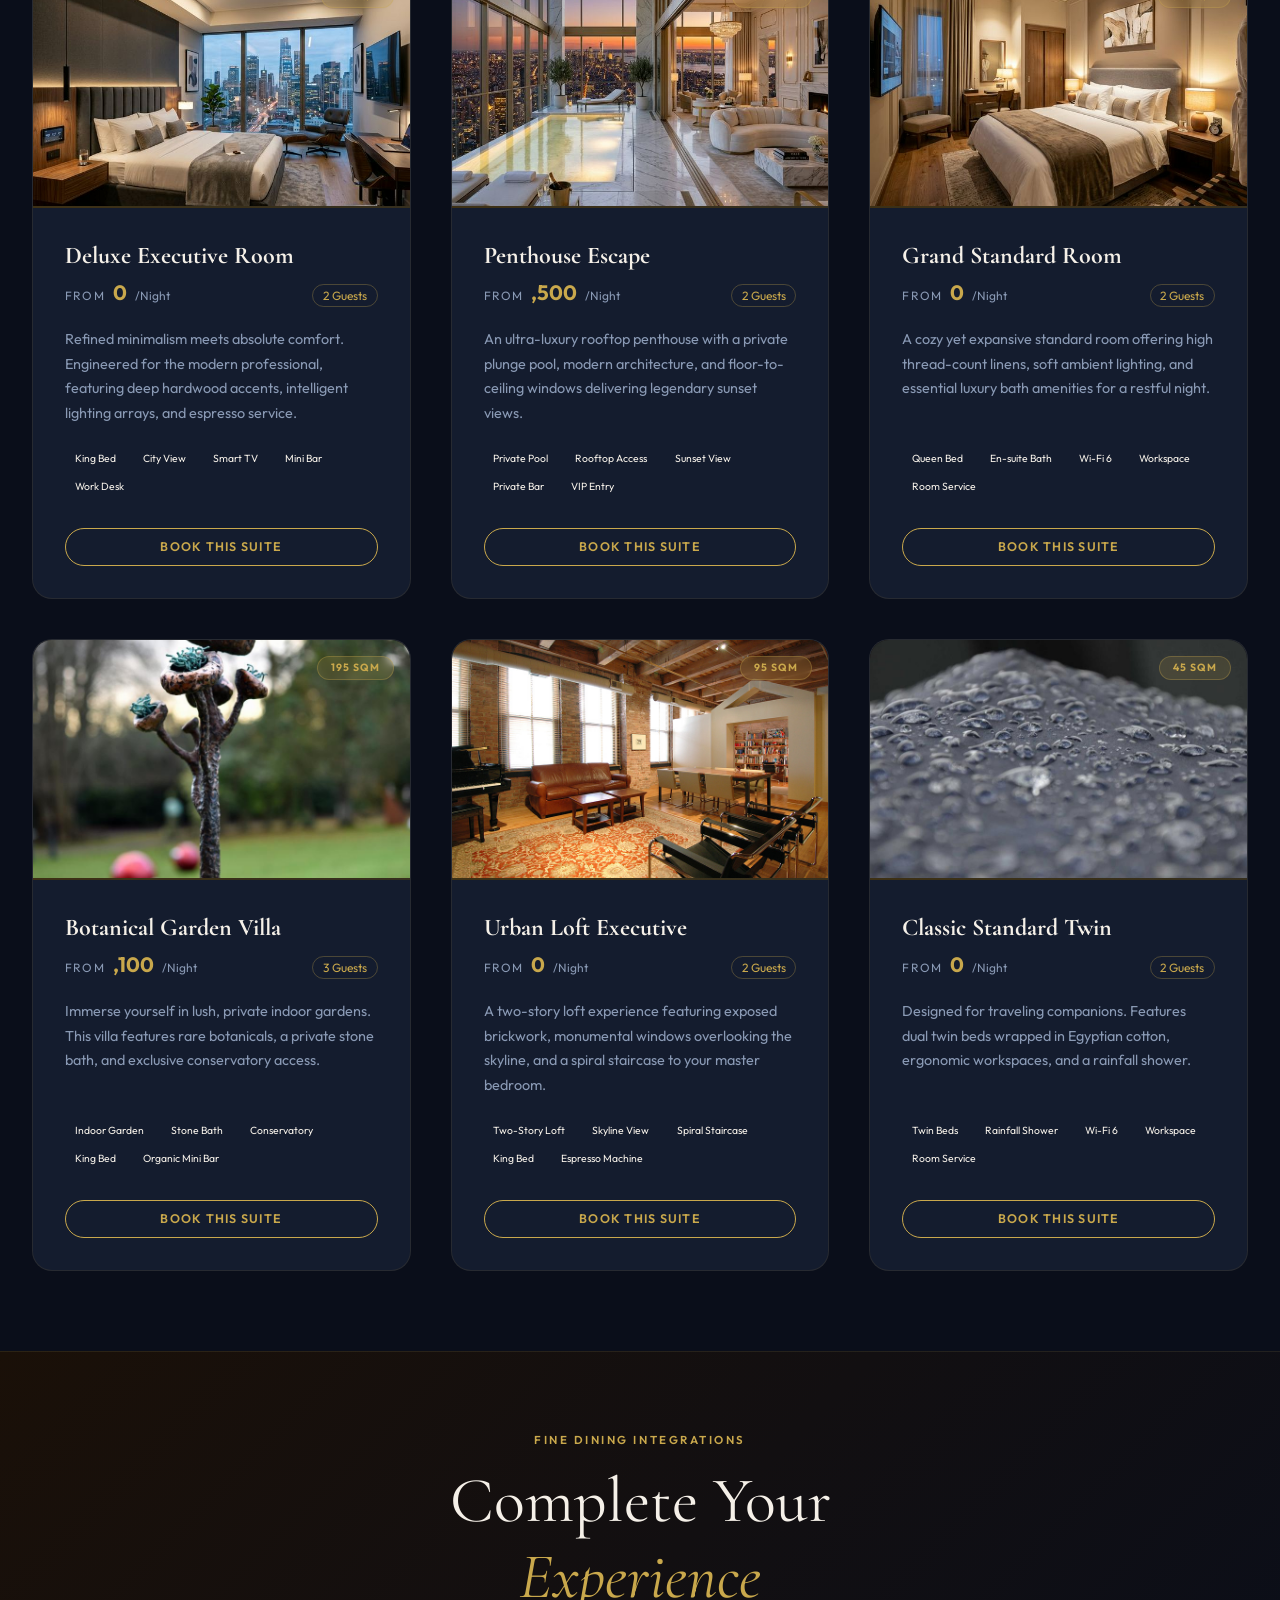
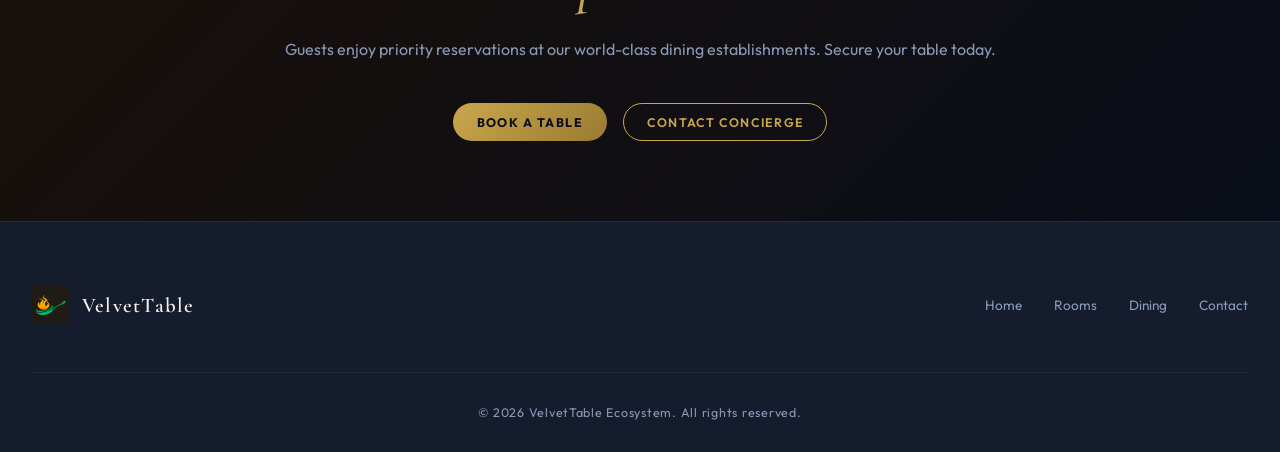
<file: rooms.html>
<!DOCTYPE html>
<html lang="en">
<head>
    <meta charset="UTF-8">
    <meta name="viewport" content="width=device-width, initial-scale=1.0">
    <meta name="description" content="VelvetTable luxury suites - Browse our accommodations with live search and category filtering.">
    <title>Luxury Suites | VelvetTable</title>
    <link rel="stylesheet" href="frontend/css/style.css?v=12.0">
    <style>
        .room-filter-bar {
            background: rgba(10, 14, 26, 0.6);
            border: 1px solid rgba(201,168,76,0.15);
            border-radius: 16px;
            padding: 1.5rem;
            display: flex;
            gap: 1rem;
            flex-wrap: wrap;
            backdrop-filter: blur(10px);
            margin-bottom: 3rem;
        }
        .room-filter-bar input, .room-filter-bar select {
            flex: 1 1 200px;
            background: rgba(10, 14, 26, 0.8);
            border: 1px solid rgba(201,168,76,0.3);
            color: var(--ivory);
            padding: 1rem 1.5rem;
            border-radius: 8px;
            font-size: 0.9rem;
            outline: none;
            transition: all 0.3s;
        }
        .room-filter-bar input:focus, .room-filter-bar select:focus {
            border-color: var(--gold);
            box-shadow: 0 0 10px rgba(201,168,76,0.2);
        }
        
        .room-grid {
            display: grid;
            grid-template-columns: repeat(auto-fill, minmax(340px, 1fr));
            gap: 2.5rem;
        }
        
        .room-card {
            background: var(--navy-card);
            border: 1px solid rgba(201,168,76,0.1);
            border-radius: 20px;
            overflow: hidden;
            transition: transform 0.3s, box-shadow 0.3s;
            display: flex;
            flex-direction: column;
        }
        .room-card:hover {
            transform: translateY(-5px);
            box-shadow: 0 15px 40px rgba(0,0,0,0.5);
            border-color: rgba(201,168,76,0.3);
        }
        
        .room-card-img-wrap {
            width: 100%;
            height: 240px;
            position: relative;
            background: linear-gradient(135deg, #1a1208 0%, #0a0e1a 100%);
            display: flex;
            align-items: center;
            justify-content: center;
            border-bottom: 2px solid rgba(201,168,76,0.2);
        }
        
        .room-card-img-wrap img {
            width: 100%;
            height: 100%;
            object-fit: cover;
        }
        
        .room-card-badge {
            position: absolute;
            top: 1rem;
            right: 1rem;
            font-size: 0.65rem;
            letter-spacing: 0.1em;
            text-transform: uppercase;
            color: var(--gold);
            font-weight: 700;
            background: rgba(201,168,76,0.15);
            border: 1px solid rgba(201,168,76,0.3);
            padding: 0.3rem 0.8rem;
            border-radius: 20px;
            backdrop-filter: blur(5px);
        }
        
        .room-card-body {
            padding: 2rem;
            flex-grow: 1;
            display: flex;
            flex-direction: column;
        }
        
        .room-title {
            font-family: var(--font-serif);
            font-size: 1.5rem;
            color: var(--ivory);
            margin: 0 0 0.5rem 0;
            line-height: 1.3;
        }
        
        .room-meta {
            display: flex;
            align-items: baseline;
            gap: 0.5rem;
            margin-bottom: 1.25rem;
        }
        
        .room-price {
            font-size: 1.3rem;
            color: var(--gold);
            font-weight: 700;
        }
        
        .room-desc {
            color: var(--text-muted);
            font-size: 0.9rem;
            line-height: 1.7;
            margin-bottom: 1.5rem;
            flex-grow: 1;
        }
        
        .room-amenities {
            display: flex;
            flex-wrap: wrap;
            gap: 0.5rem;
            margin-bottom: 2rem;
        }
        
        .no-results {
            grid-column: 1 / -1;
            text-align: center;
            padding: 5rem 2rem;
            background: rgba(201,168,76,0.02);
            border: 1px dashed rgba(201,168,76,0.2);
            border-radius: 16px;
            color: var(--text-muted);
            display: none;
        }
    </style>
</head>
<body>

<!-- NAVIGATION -->
<nav class="nav-luxury" id="mainNav">
    <div class="nav-inner">
        <a href="index.html" class="nav-logo">
            <img src="frontend/assets/logo.png" alt="VelvetTable" style="width:40px;height:40px;object-fit:contain;border-radius:8px;" onerror="this.style.display='none'">
            <span class="nav-logo-name">Velvet<span>Table</span></span>
        </a>

        <input type="checkbox" id="nav-toggle" class="nav-toggle-chk">
        <label for="nav-toggle" class="hamburger-btn" aria-label="Open Menu">
            <span></span>
            <span></span>
            <span></span>
        </label>

        <ul class="nav-links">
            <li><a href="index.html" class="">Home</a></li>
            <li><a href="rooms.html" class="active">Rooms</a></li>
            <li><a href="book-room.html" class="">Book Suite</a></li>
            <li><a href="menu.html" class="">Dining</a></li>
            <li><a href="table-booking.html" class="">Book Table</a></li>
            <li><a href="about.html" class="">About</a></li>
            <li><a href="contact.html" class="">Contact</a></li>
            <li class="mobile-auth" style="border-top:1px solid rgba(201,168,76,0.15);margin-top:0.5rem;padding-top:0.5rem;"><a href="login.html" class="">Sign In</a></li>
            <li class="mobile-auth"><a href="signup.html" class="" style="color:var(--gold);font-weight:700;">Join Us</a></li>
        </ul>

        <div class="nav-actions">
                            <a href="login.html" class="btn-ghost">Sign In</a>
                <a href="signup.html" class="btn-gold">Join Us</a>
                    </div>
    </div>
</nav>

<!-- HERO -->
<section style="position:relative; height:65vh; display:flex; align-items:flex-end; overflow:hidden; background:linear-gradient(135deg, #0a0e1a 0%, #1a1208 50%, #0a1020 100%);">
    <div class="stars-bg"></div>
    <div style="position:absolute; inset:0; background:linear-gradient(to top, rgba(10,14,26,0.95) 0%, rgba(10,14,26,0.3) 100%); z-index:1;"></div>
    <div class="container" style="position:relative; z-index:2; padding-bottom:5rem;">
        <span class="section-label">World-Class Accommodations</span>
        <h1 class="display-xl" style="margin-bottom:1rem;">Where Rest Becomes<br><em style="color:var(--gold);">An Art Form</em></h1>
        <p style="color:var(--text-muted); max-width:500px; line-height:1.7;">Browse our curated collection of luxury suites with customized features, stunning vistas, and absolute privacy.</p>
    </div>
</section>

<!-- ROOMS FILTER & GRID -->
<section style="background:var(--navy); padding: 5rem 0;">
    <div class="container">

        <!-- Filter Bar -->
        <div class="room-filter-bar">
            <input type="text" id="searchInput" placeholder="Search by suite name, bed type, or price...">
            <select id="categorySelect">
                <option value="all">All Accommodations</option>
                <option value="Signature">Signature Suites</option>
                <option value="Executive">Executive Rooms</option>
                <option value="Standard">Standard Deluxes</option>
            </select>
        </div>

        <div class="room-grid" id="roomContainer">
                        <div class="room-card" data-category="Signature" data-search="presidential room occupying the apex of the tower, this suite commands breathtaking 360-degree panoramas. automated controls, a private wrap-around terrace, and bespoke italian furnishings. ,200 private terrace butler service 360-degree views jacuzzi smart system">
                
                <div class="room-card-img-wrap">
                    <span class="room-card-badge">220 Sqm</span>
                    <img src="frontend/assets/img/suites/suite_presidential.jpg" alt="Presidential Room">
                </div>

                <div class="room-card-body">
                    <h3 class="room-title">Presidential Room</h3>
                    <div class="room-meta">
                        <span style="font-size:0.75rem; color:var(--text-muted); text-transform:uppercase; letter-spacing:0.1em;">From</span>
                        <span class="room-price">,200</span>
                        <span style="font-size:0.75rem; color:var(--text-muted);">/Night</span>
                        <span style="margin-left:auto; font-size:0.75rem; color:var(--gold); border:1px solid rgba(201,168,76,0.3); padding:0.2rem 0.6rem; border-radius:20px;">
                            4 Guests                        </span>
                    </div>

                    <p class="room-desc">Occupying the apex of the tower, this suite commands breathtaking 360-Degree panoramas. Automated controls, a private wrap-around terrace, and bespoke Italian furnishings.</p>

                    <div class="room-amenities">
                                                <span class="badge-gold" style="font-size:0.65rem; padding:0.2rem 0.6rem;">Private Terrace</span>
                                                <span class="badge-gold" style="font-size:0.65rem; padding:0.2rem 0.6rem;">Butler Service</span>
                                                <span class="badge-gold" style="font-size:0.65rem; padding:0.2rem 0.6rem;">360-Degree Views</span>
                                                <span class="badge-gold" style="font-size:0.65rem; padding:0.2rem 0.6rem;">Jacuzzi</span>
                                                <span class="badge-gold" style="font-size:0.65rem; padding:0.2rem 0.6rem;">Smart System</span>
                                            </div>

                    <a href="book-room.html?suite=Presidential+Room" class="btn-outline-gold" style="width:100%; justify-content:center; text-align:center;">Book This Suite</a>
                </div>
            </div>
                        <div class="room-card" data-category="Signature" data-search="ocean panoramic room immense floor-to-ceiling structural glass merges the stunning turquoise horizon directly with your living space. wake to breaking waves and sleep on silk-smooth linens. 0 ocean front glass walls infinity access king bed spa bath">
                
                <div class="room-card-img-wrap">
                    <span class="room-card-badge">145 Sqm</span>
                    <img src="frontend/assets/img/suites/suite_ocean.jpg" alt="Ocean Panoramic Room">
                </div>

                <div class="room-card-body">
                    <h3 class="room-title">Ocean Panoramic Room</h3>
                    <div class="room-meta">
                        <span style="font-size:0.75rem; color:var(--text-muted); text-transform:uppercase; letter-spacing:0.1em;">From</span>
                        <span class="room-price">0</span>
                        <span style="font-size:0.75rem; color:var(--text-muted);">/Night</span>
                        <span style="margin-left:auto; font-size:0.75rem; color:var(--gold); border:1px solid rgba(201,168,76,0.3); padding:0.2rem 0.6rem; border-radius:20px;">
                            2 Guests                        </span>
                    </div>

                    <p class="room-desc">Immense floor-to-ceiling structural glass merges the stunning turquoise horizon directly with your living space. Wake to breaking waves and sleep on silk-smooth linens.</p>

                    <div class="room-amenities">
                                                <span class="badge-gold" style="font-size:0.65rem; padding:0.2rem 0.6rem;">Ocean Front</span>
                                                <span class="badge-gold" style="font-size:0.65rem; padding:0.2rem 0.6rem;">Glass Walls</span>
                                                <span class="badge-gold" style="font-size:0.65rem; padding:0.2rem 0.6rem;">Infinity Access</span>
                                                <span class="badge-gold" style="font-size:0.65rem; padding:0.2rem 0.6rem;">King Bed</span>
                                                <span class="badge-gold" style="font-size:0.65rem; padding:0.2rem 0.6rem;">Spa Bath</span>
                                            </div>

                    <a href="book-room.html?suite=Ocean+Panoramic+Room" class="btn-outline-gold" style="width:100%; justify-content:center; text-align:center;">Book This Suite</a>
                </div>
            </div>
                        <div class="room-card" data-category="Signature" data-search="family premium room designed perfectly for family retreats. features two luxury king beds, a spacious open-concept living room, and specialized child-friendly high-end amenities. 0 two king beds kids area dual bathrooms lounge entertainment system">
                
                <div class="room-card-img-wrap">
                    <span class="room-card-badge">180 Sqm</span>
                    <img src="frontend/assets/img/suites/suite_family.jpg" alt="Family Premium Room">
                </div>

                <div class="room-card-body">
                    <h3 class="room-title">Family Premium Room</h3>
                    <div class="room-meta">
                        <span style="font-size:0.75rem; color:var(--text-muted); text-transform:uppercase; letter-spacing:0.1em;">From</span>
                        <span class="room-price">0</span>
                        <span style="font-size:0.75rem; color:var(--text-muted);">/Night</span>
                        <span style="margin-left:auto; font-size:0.75rem; color:var(--gold); border:1px solid rgba(201,168,76,0.3); padding:0.2rem 0.6rem; border-radius:20px;">
                            5 Guests                        </span>
                    </div>

                    <p class="room-desc">Designed perfectly for family retreats. Features two luxury king beds, a spacious open-concept living room, and specialized child-friendly high-end amenities.</p>

                    <div class="room-amenities">
                                                <span class="badge-gold" style="font-size:0.65rem; padding:0.2rem 0.6rem;">Two King Beds</span>
                                                <span class="badge-gold" style="font-size:0.65rem; padding:0.2rem 0.6rem;">Kids Area</span>
                                                <span class="badge-gold" style="font-size:0.65rem; padding:0.2rem 0.6rem;">Dual Bathrooms</span>
                                                <span class="badge-gold" style="font-size:0.65rem; padding:0.2rem 0.6rem;">Lounge</span>
                                                <span class="badge-gold" style="font-size:0.65rem; padding:0.2rem 0.6rem;">Entertainment System</span>
                                            </div>

                    <a href="book-room.html?suite=Family+Premium+Room" class="btn-outline-gold" style="width:100%; justify-content:center; text-align:center;">Book This Suite</a>
                </div>
            </div>
                        <div class="room-card" data-category="Executive" data-search="deluxe executive room refined minimalism meets absolute comfort. engineered for the modern professional, featuring deep hardwood accents, intelligent lighting arrays, and espresso service. 0 king bed city view smart tv mini bar work desk">
                
                <div class="room-card-img-wrap">
                    <span class="room-card-badge">80 Sqm</span>
                    <img src="frontend/assets/img/suites/suite_executive.jpg" alt="Deluxe Executive Room">
                </div>

                <div class="room-card-body">
                    <h3 class="room-title">Deluxe Executive Room</h3>
                    <div class="room-meta">
                        <span style="font-size:0.75rem; color:var(--text-muted); text-transform:uppercase; letter-spacing:0.1em;">From</span>
                        <span class="room-price">0</span>
                        <span style="font-size:0.75rem; color:var(--text-muted);">/Night</span>
                        <span style="margin-left:auto; font-size:0.75rem; color:var(--gold); border:1px solid rgba(201,168,76,0.3); padding:0.2rem 0.6rem; border-radius:20px;">
                            2 Guests                        </span>
                    </div>

                    <p class="room-desc">Refined minimalism meets absolute comfort. Engineered for the modern professional, featuring deep hardwood accents, intelligent lighting arrays, and espresso service.</p>

                    <div class="room-amenities">
                                                <span class="badge-gold" style="font-size:0.65rem; padding:0.2rem 0.6rem;">King Bed</span>
                                                <span class="badge-gold" style="font-size:0.65rem; padding:0.2rem 0.6rem;">City View</span>
                                                <span class="badge-gold" style="font-size:0.65rem; padding:0.2rem 0.6rem;">Smart TV</span>
                                                <span class="badge-gold" style="font-size:0.65rem; padding:0.2rem 0.6rem;">Mini Bar</span>
                                                <span class="badge-gold" style="font-size:0.65rem; padding:0.2rem 0.6rem;">Work Desk</span>
                                            </div>

                    <a href="book-room.html?suite=Deluxe+Executive+Room" class="btn-outline-gold" style="width:100%; justify-content:center; text-align:center;">Book This Suite</a>
                </div>
            </div>
                        <div class="room-card" data-category="Signature" data-search="penthouse escape an ultra-luxury rooftop penthouse with a private plunge pool, modern architecture, and floor-to-ceiling windows delivering legendary sunset views. ,500 private pool rooftop access sunset view private bar vip entry">
                
                <div class="room-card-img-wrap">
                    <span class="room-card-badge">250 Sqm</span>
                    <img src="frontend/assets/img/suites/suite_penthouse.jpg" alt="Penthouse Escape">
                </div>

                <div class="room-card-body">
                    <h3 class="room-title">Penthouse Escape</h3>
                    <div class="room-meta">
                        <span style="font-size:0.75rem; color:var(--text-muted); text-transform:uppercase; letter-spacing:0.1em;">From</span>
                        <span class="room-price">,500</span>
                        <span style="font-size:0.75rem; color:var(--text-muted);">/Night</span>
                        <span style="margin-left:auto; font-size:0.75rem; color:var(--gold); border:1px solid rgba(201,168,76,0.3); padding:0.2rem 0.6rem; border-radius:20px;">
                            2 Guests                        </span>
                    </div>

                    <p class="room-desc">An ultra-luxury rooftop penthouse with a private plunge pool, modern architecture, and floor-to-ceiling windows delivering legendary sunset views.</p>

                    <div class="room-amenities">
                                                <span class="badge-gold" style="font-size:0.65rem; padding:0.2rem 0.6rem;">Private Pool</span>
                                                <span class="badge-gold" style="font-size:0.65rem; padding:0.2rem 0.6rem;">Rooftop Access</span>
                                                <span class="badge-gold" style="font-size:0.65rem; padding:0.2rem 0.6rem;">Sunset View</span>
                                                <span class="badge-gold" style="font-size:0.65rem; padding:0.2rem 0.6rem;">Private Bar</span>
                                                <span class="badge-gold" style="font-size:0.65rem; padding:0.2rem 0.6rem;">VIP Entry</span>
                                            </div>

                    <a href="book-room.html?suite=Penthouse+Escape" class="btn-outline-gold" style="width:100%; justify-content:center; text-align:center;">Book This Suite</a>
                </div>
            </div>
                        <div class="room-card" data-category="Standard" data-search="grand standard room a cozy yet expansive standard room offering high thread-count linens, soft ambient lighting, and essential luxury bath amenities for a restful night. 0 queen bed en-suite bath wi-fi 6 workspace room service">
                
                <div class="room-card-img-wrap">
                    <span class="room-card-badge">50 Sqm</span>
                    <img src="frontend/assets/img/suites/suite_standard.jpg" alt="Grand Standard Room">
                </div>

                <div class="room-card-body">
                    <h3 class="room-title">Grand Standard Room</h3>
                    <div class="room-meta">
                        <span style="font-size:0.75rem; color:var(--text-muted); text-transform:uppercase; letter-spacing:0.1em;">From</span>
                        <span class="room-price">0</span>
                        <span style="font-size:0.75rem; color:var(--text-muted);">/Night</span>
                        <span style="margin-left:auto; font-size:0.75rem; color:var(--gold); border:1px solid rgba(201,168,76,0.3); padding:0.2rem 0.6rem; border-radius:20px;">
                            2 Guests                        </span>
                    </div>

                    <p class="room-desc">A cozy yet expansive standard room offering high thread-count linens, soft ambient lighting, and essential luxury bath amenities for a restful night.</p>

                    <div class="room-amenities">
                                                <span class="badge-gold" style="font-size:0.65rem; padding:0.2rem 0.6rem;">Queen Bed</span>
                                                <span class="badge-gold" style="font-size:0.65rem; padding:0.2rem 0.6rem;">En-suite Bath</span>
                                                <span class="badge-gold" style="font-size:0.65rem; padding:0.2rem 0.6rem;">Wi-Fi 6</span>
                                                <span class="badge-gold" style="font-size:0.65rem; padding:0.2rem 0.6rem;">Workspace</span>
                                                <span class="badge-gold" style="font-size:0.65rem; padding:0.2rem 0.6rem;">Room Service</span>
                                            </div>

                    <a href="book-room.html?suite=Grand+Standard+Room" class="btn-outline-gold" style="width:100%; justify-content:center; text-align:center;">Book This Suite</a>
                </div>
            </div>
                        <div class="room-card" data-category="Signature" data-search="botanical garden villa immerse yourself in lush, private indoor gardens. this villa features rare botanicals, a private stone bath, and exclusive conservatory access. ,100 indoor garden stone bath conservatory king bed organic mini bar">
                
                <div class="room-card-img-wrap">
                    <span class="room-card-badge">195 Sqm</span>
                    <img src="frontend/assets/img/suites/suite_botanical.jpg" alt="Botanical Garden Villa">
                </div>

                <div class="room-card-body">
                    <h3 class="room-title">Botanical Garden Villa</h3>
                    <div class="room-meta">
                        <span style="font-size:0.75rem; color:var(--text-muted); text-transform:uppercase; letter-spacing:0.1em;">From</span>
                        <span class="room-price">,100</span>
                        <span style="font-size:0.75rem; color:var(--text-muted);">/Night</span>
                        <span style="margin-left:auto; font-size:0.75rem; color:var(--gold); border:1px solid rgba(201,168,76,0.3); padding:0.2rem 0.6rem; border-radius:20px;">
                            3 Guests                        </span>
                    </div>

                    <p class="room-desc">Immerse yourself in lush, private indoor gardens. This villa features rare botanicals, a private stone bath, and exclusive conservatory access.</p>

                    <div class="room-amenities">
                                                <span class="badge-gold" style="font-size:0.65rem; padding:0.2rem 0.6rem;">Indoor Garden</span>
                                                <span class="badge-gold" style="font-size:0.65rem; padding:0.2rem 0.6rem;">Stone Bath</span>
                                                <span class="badge-gold" style="font-size:0.65rem; padding:0.2rem 0.6rem;">Conservatory</span>
                                                <span class="badge-gold" style="font-size:0.65rem; padding:0.2rem 0.6rem;">King Bed</span>
                                                <span class="badge-gold" style="font-size:0.65rem; padding:0.2rem 0.6rem;">Organic Mini Bar</span>
                                            </div>

                    <a href="book-room.html?suite=Botanical+Garden+Villa" class="btn-outline-gold" style="width:100%; justify-content:center; text-align:center;">Book This Suite</a>
                </div>
            </div>
                        <div class="room-card" data-category="Executive" data-search="urban loft executive a two-story loft experience featuring exposed brickwork, monumental windows overlooking the skyline, and a spiral staircase to your master bedroom. 0 two-story loft skyline view spiral staircase king bed espresso machine">
                
                <div class="room-card-img-wrap">
                    <span class="room-card-badge">95 Sqm</span>
                    <img src="frontend/assets/img/suites/suite_loft.jpg" alt="Urban Loft Executive">
                </div>

                <div class="room-card-body">
                    <h3 class="room-title">Urban Loft Executive</h3>
                    <div class="room-meta">
                        <span style="font-size:0.75rem; color:var(--text-muted); text-transform:uppercase; letter-spacing:0.1em;">From</span>
                        <span class="room-price">0</span>
                        <span style="font-size:0.75rem; color:var(--text-muted);">/Night</span>
                        <span style="margin-left:auto; font-size:0.75rem; color:var(--gold); border:1px solid rgba(201,168,76,0.3); padding:0.2rem 0.6rem; border-radius:20px;">
                            2 Guests                        </span>
                    </div>

                    <p class="room-desc">A two-story loft experience featuring exposed brickwork, monumental windows overlooking the skyline, and a spiral staircase to your master bedroom.</p>

                    <div class="room-amenities">
                                                <span class="badge-gold" style="font-size:0.65rem; padding:0.2rem 0.6rem;">Two-Story Loft</span>
                                                <span class="badge-gold" style="font-size:0.65rem; padding:0.2rem 0.6rem;">Skyline View</span>
                                                <span class="badge-gold" style="font-size:0.65rem; padding:0.2rem 0.6rem;">Spiral Staircase</span>
                                                <span class="badge-gold" style="font-size:0.65rem; padding:0.2rem 0.6rem;">King Bed</span>
                                                <span class="badge-gold" style="font-size:0.65rem; padding:0.2rem 0.6rem;">Espresso Machine</span>
                                            </div>

                    <a href="book-room.html?suite=Urban+Loft+Executive" class="btn-outline-gold" style="width:100%; justify-content:center; text-align:center;">Book This Suite</a>
                </div>
            </div>
                        <div class="room-card" data-category="Standard" data-search="classic standard twin designed for traveling companions. features dual twin beds wrapped in egyptian cotton, ergonomic workspaces, and a rainfall shower. 0 twin beds rainfall shower wi-fi 6 workspace room service">
                
                <div class="room-card-img-wrap">
                    <span class="room-card-badge">45 Sqm</span>
                    <img src="frontend/assets/img/suites/suite_twin.jpg" alt="Classic Standard Twin">
                </div>

                <div class="room-card-body">
                    <h3 class="room-title">Classic Standard Twin</h3>
                    <div class="room-meta">
                        <span style="font-size:0.75rem; color:var(--text-muted); text-transform:uppercase; letter-spacing:0.1em;">From</span>
                        <span class="room-price">0</span>
                        <span style="font-size:0.75rem; color:var(--text-muted);">/Night</span>
                        <span style="margin-left:auto; font-size:0.75rem; color:var(--gold); border:1px solid rgba(201,168,76,0.3); padding:0.2rem 0.6rem; border-radius:20px;">
                            2 Guests                        </span>
                    </div>

                    <p class="room-desc">Designed for traveling companions. Features dual twin beds wrapped in Egyptian cotton, ergonomic workspaces, and a rainfall shower.</p>

                    <div class="room-amenities">
                                                <span class="badge-gold" style="font-size:0.65rem; padding:0.2rem 0.6rem;">Twin Beds</span>
                                                <span class="badge-gold" style="font-size:0.65rem; padding:0.2rem 0.6rem;">Rainfall Shower</span>
                                                <span class="badge-gold" style="font-size:0.65rem; padding:0.2rem 0.6rem;">Wi-Fi 6</span>
                                                <span class="badge-gold" style="font-size:0.65rem; padding:0.2rem 0.6rem;">Workspace</span>
                                                <span class="badge-gold" style="font-size:0.65rem; padding:0.2rem 0.6rem;">Room Service</span>
                                            </div>

                    <a href="book-room.html?suite=Classic+Standard+Twin" class="btn-outline-gold" style="width:100%; justify-content:center; text-align:center;">Book This Suite</a>
                </div>
            </div>
            
            <div class="no-results" id="noResultsMsg">
                <svg width="48" height="48" viewBox="0 0 24 24" fill="none" stroke="currentColor" stroke-width="1" style="margin: 0 auto 1rem; color:var(--gold); opacity:0.7;">
                    <path d="M3 9l9-7 9 7v11a2 2 0 0 1-2 2H5a2 2 0 0 1-2-2z"></path>
                    <polyline points="9 22 9 12 15 12 15 22"></polyline>
                </svg>
                <h3 style="font-family:var(--font-serif); font-size:1.5rem; color:var(--ivory); margin-bottom:0.5rem;">No suites match your criteria</h3>
                <p>Try adjusting your search terms or relaxing your filters.</p>
            </div>
        </div>

    </div>
</section>

<!-- CTA -->
<section style="background:linear-gradient(135deg, #1a1008 0%, #0a0e1a 100%); padding:80px 0; text-align:center; border-top:1px solid rgba(201,168,76,0.12);">
    <div class="container-sm">
        <span class="section-label">Fine Dining Integrations</span>
        <h2 class="display-lg" style="margin-bottom:1.25rem;">Complete Your<br><em style="color:var(--gold);">Experience</em></h2>
        <p style="color:var(--text-muted); margin-bottom:2.5rem; line-height:1.7;">Guests enjoy priority reservations at our world-class dining establishments. Secure your table today.</p>
        <div style="display:flex; gap:1rem; justify-content:center; flex-wrap:wrap;">
            <a href="table-booking.html" class="btn-gold">Book a Table</a>
            <a href="contact.html" class="btn-outline-gold">Contact Concierge</a>
        </div>
    </div>
</section>

<!-- FOOTER -->
<footer class="footer-luxury">
    <div class="container">
        <div style="display:flex; justify-content:space-between; align-items:center; flex-wrap:wrap; gap:1rem;">
            <div style="display:flex; align-items:center; gap:0.75rem;">
                <img src="frontend/assets/logo.png" alt="VelvetTable" style="width:38px; height:38px; object-fit:contain;" onerror="this.style.display='none';">
                <span class="footer-logo-name">VelvetTable</span>
            </div>
            <div style="display:flex; gap:2rem;">
                <a href="index.html" class="footer-link" style="margin:0;">Home</a>
                <a href="rooms.html" class="footer-link" style="margin:0;">Rooms</a>
                <a href="menu.html" class="footer-link" style="margin:0;">Dining</a>
                <a href="contact.html" class="footer-link" style="margin:0;">Contact</a>
            </div>
        </div>
        <div class="footer-bottom">&copy; 2026 VelvetTable Ecosystem. All rights reserved.</div>
    </div>
</footer>

<script>
document.addEventListener('DOMContentLoaded', () => {
    const searchInput = document.getElementById('searchInput');
    const categorySelect = document.getElementById('categorySelect');
    const roomCards = document.querySelectorAll('.room-card');
    const noResultsMsg = document.getElementById('noResultsMsg');

    function filterRooms() {
        const query = searchInput.value.toLowerCase();
        const category = categorySelect.value;
        let visibleCount = 0;

        roomCards.forEach(card => {
            const cardCategory = card.getAttribute('data-category');
            const cardSearch = card.getAttribute('data-search');
            
            const matchesSearch = cardSearch.includes(query);
            const matchesCat = (category === 'all' || cardCategory === category);

            if (matchesSearch && matchesCat) {
                card.style.display = 'flex';
                visibleCount++;
            } else {
                card.style.display = 'none';
            }
        });

        noResultsMsg.style.display = visibleCount === 0 ? 'block' : 'none';
    }

    searchInput.addEventListener('input', filterRooms);
    categorySelect.addEventListener('change', filterRooms);
});
</script>
</body>
</html>
</file>
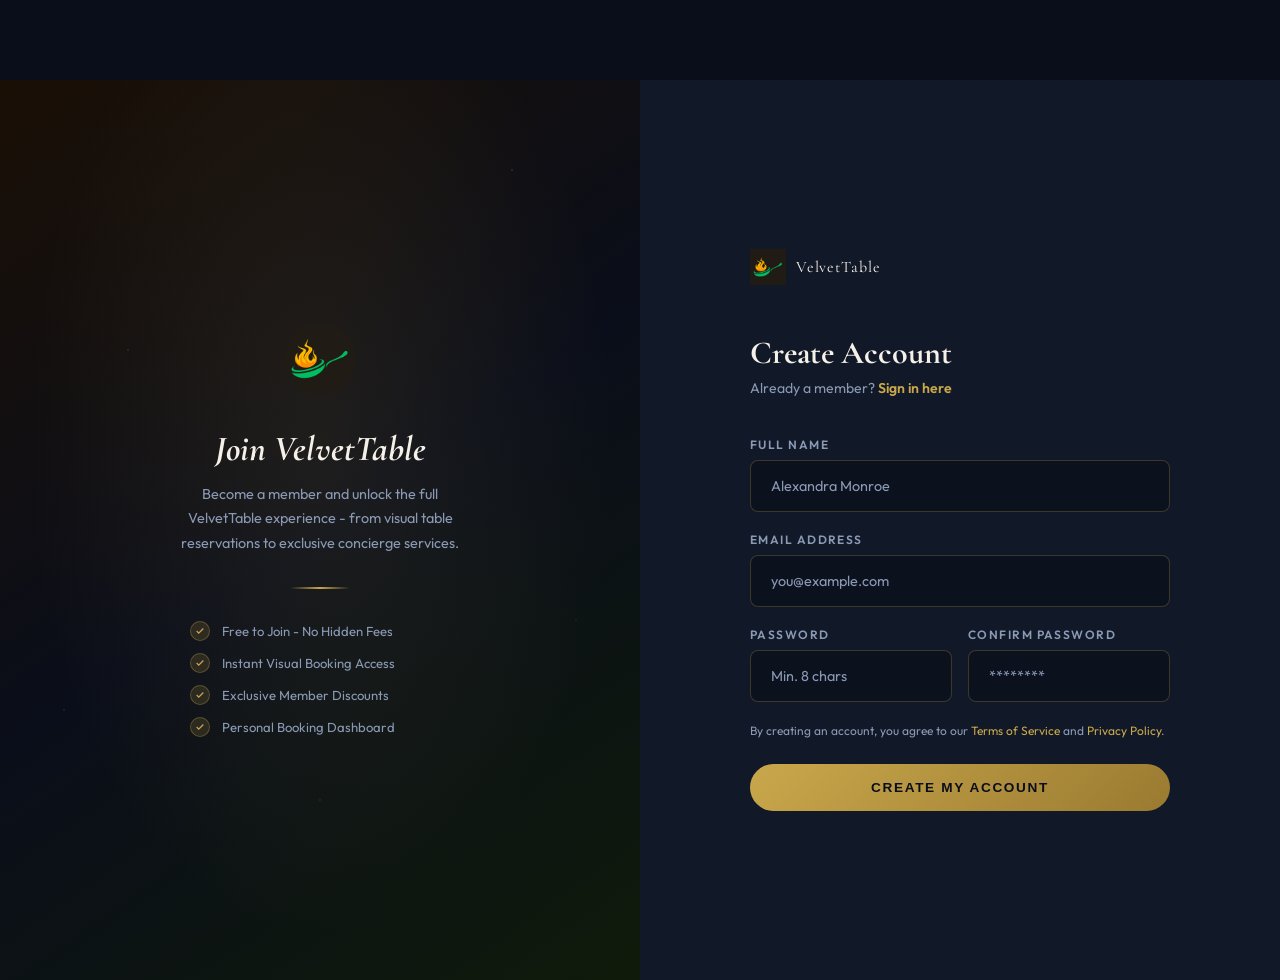
<file: signup.html>
<!DOCTYPE html>
<html lang="en">
<head>
    <meta charset="UTF-8">
    <meta name="viewport" content="width=device-width, initial-scale=1.0">
    <title>Create Account | VelvetTable</title>
    <link rel="stylesheet" href="frontend/css/style.css?v=12.0">
</head>
<body style="background:var(--navy); min-height:100vh;">

<div class="auth-panel">
    <!-- Left: Visual Panel -->
    <div class="auth-panel-img" style="background:linear-gradient(145deg, #1a0f05 0%, #0a0e1a 50%, #0f1a0a 100%); display:flex; align-items:center; position:relative; overflow:hidden;">
        <div class="stars-bg"></div>
        <div style="position:absolute; inset:0; background:radial-gradient(ellipse at 50% 40%, rgba(201,168,76,0.1) 0%, transparent 65%); z-index:1;"></div>
        <div style="position:relative; z-index:2; padding:3rem; text-align:center; width:100%;">
            <img src="frontend/assets/logo.png" alt="VelvetTable" style="width:72px; height:72px; object-fit:contain; border-radius:50%; margin:0 auto 2rem; display:block;" >
            <h2 style="font-family:var(--font-serif); font-size:2.2rem; color:var(--ivory); margin-bottom:0.75rem; font-style:italic;">Join VelvetTable</h2>
            <p style="color:var(--text-muted); font-size:0.9rem; line-height:1.7; max-width:280px; margin:0 auto 2rem;">Become a member and unlock the full VelvetTable experience - from visual table reservations to exclusive concierge services.</p>
            <div class="gold-divider" style="margin:2rem auto;"></div>
            <div style="display:flex; flex-direction:column; gap:0.75rem; text-align:left; max-width:260px; margin:0 auto;">
                                <div style="display:flex; align-items:center; gap:0.75rem; color:var(--text-muted); font-size:0.82rem;">
                    <div style="width:20px; height:20px; border-radius:50%; background:rgba(201,168,76,0.15); border:1px solid rgba(201,168,76,0.3); display:flex; align-items:center; justify-content:center; flex-shrink:0;">
                        <svg width="10" height="10" viewBox="0 0 24 24" fill="none" stroke="var(--gold)" stroke-width="3"><polyline points="20 6 9 17 4 12"/></svg>
                    </div>
                    Free to Join - No Hidden Fees                </div>
                                <div style="display:flex; align-items:center; gap:0.75rem; color:var(--text-muted); font-size:0.82rem;">
                    <div style="width:20px; height:20px; border-radius:50%; background:rgba(201,168,76,0.15); border:1px solid rgba(201,168,76,0.3); display:flex; align-items:center; justify-content:center; flex-shrink:0;">
                        <svg width="10" height="10" viewBox="0 0 24 24" fill="none" stroke="var(--gold)" stroke-width="3"><polyline points="20 6 9 17 4 12"/></svg>
                    </div>
                    Instant Visual Booking Access                </div>
                                <div style="display:flex; align-items:center; gap:0.75rem; color:var(--text-muted); font-size:0.82rem;">
                    <div style="width:20px; height:20px; border-radius:50%; background:rgba(201,168,76,0.15); border:1px solid rgba(201,168,76,0.3); display:flex; align-items:center; justify-content:center; flex-shrink:0;">
                        <svg width="10" height="10" viewBox="0 0 24 24" fill="none" stroke="var(--gold)" stroke-width="3"><polyline points="20 6 9 17 4 12"/></svg>
                    </div>
                    Exclusive Member Discounts                </div>
                                <div style="display:flex; align-items:center; gap:0.75rem; color:var(--text-muted); font-size:0.82rem;">
                    <div style="width:20px; height:20px; border-radius:50%; background:rgba(201,168,76,0.15); border:1px solid rgba(201,168,76,0.3); display:flex; align-items:center; justify-content:center; flex-shrink:0;">
                        <svg width="10" height="10" viewBox="0 0 24 24" fill="none" stroke="var(--gold)" stroke-width="3"><polyline points="20 6 9 17 4 12"/></svg>
                    </div>
                    Personal Booking Dashboard                </div>
                            </div>
        </div>
    </div>

    <!-- Right: Form Panel -->
    <div class="auth-form-side">
        <div style="width:100%; max-width:420px;">
            <a href="index.html" style="display:flex; align-items:center; gap:0.6rem; margin-bottom:3rem; text-decoration:none;">
                <img src="frontend/assets/logo.png" alt="VelvetTable" style="width:36px; height:36px; object-fit:contain;" >
                <span style="font-family:var(--font-serif); font-size:1rem; color:var(--ivory); letter-spacing:0.06em;">VelvetTable</span>
            </a>

            
            <div style="margin-bottom:2.5rem;">
                <h1 style="font-family:var(--font-serif); font-size:2rem; color:var(--ivory); margin-bottom:0.4rem;">Create Account</h1>
                <p style="color:var(--text-muted); font-size:0.88rem;">Already a member? <a href="login.html" style="color:var(--gold); font-weight:600; transition:opacity 0.3s;" onmouseover="this.style.opacity=0.8" onmouseout="this.style.opacity=1">Sign in here</a></p>
            </div>

            
            <form method="POST" action="signup.html" style="display:flex; flex-direction:column; gap:1.25rem;">
                <input type="hidden" name="csrf_token" value="41872f63dafc2b654ee01b7b9b2ca9cc0c356cd20bf3a8555dc3d0139babe2d2">

                <div>
                    <label class="label-luxury">Full Name</label>
                    <input type="text" name="full_name" required class="input-luxury" placeholder="Alexandra Monroe">
                </div>
                <div>
                    <label class="label-luxury">Email Address</label>
                    <input type="email" name="email" required class="input-luxury" placeholder="you@example.com">
                </div>
                <div style="display:grid; grid-template-columns:1fr 1fr; gap:1rem;">
                    <div>
                        <label class="label-luxury">Password</label>
                        <input type="password" name="password" required class="input-luxury" placeholder="Min. 8 chars">
                    </div>
                    <div>
                        <label class="label-luxury">Confirm Password</label>
                        <input type="password" name="confirm_password" required class="input-luxury" placeholder="********">
                    </div>
                </div>

                <p style="font-size:0.75rem; color:var(--text-muted); line-height:1.5;">By creating an account, you agree to our <a href="#" style="color:var(--gold);">Terms of Service</a> and <a href="#" style="color:var(--gold);">Privacy Policy</a>.</p>

                <button type="submit" class="btn-gold" style="width:100%; justify-content:center; padding:1rem; font-size:0.85rem; margin-top:0.25rem;">
                    Create My Account
                </button>
            </form>
                    </div>
    </div>
</div>

</body>
</html>
</file>
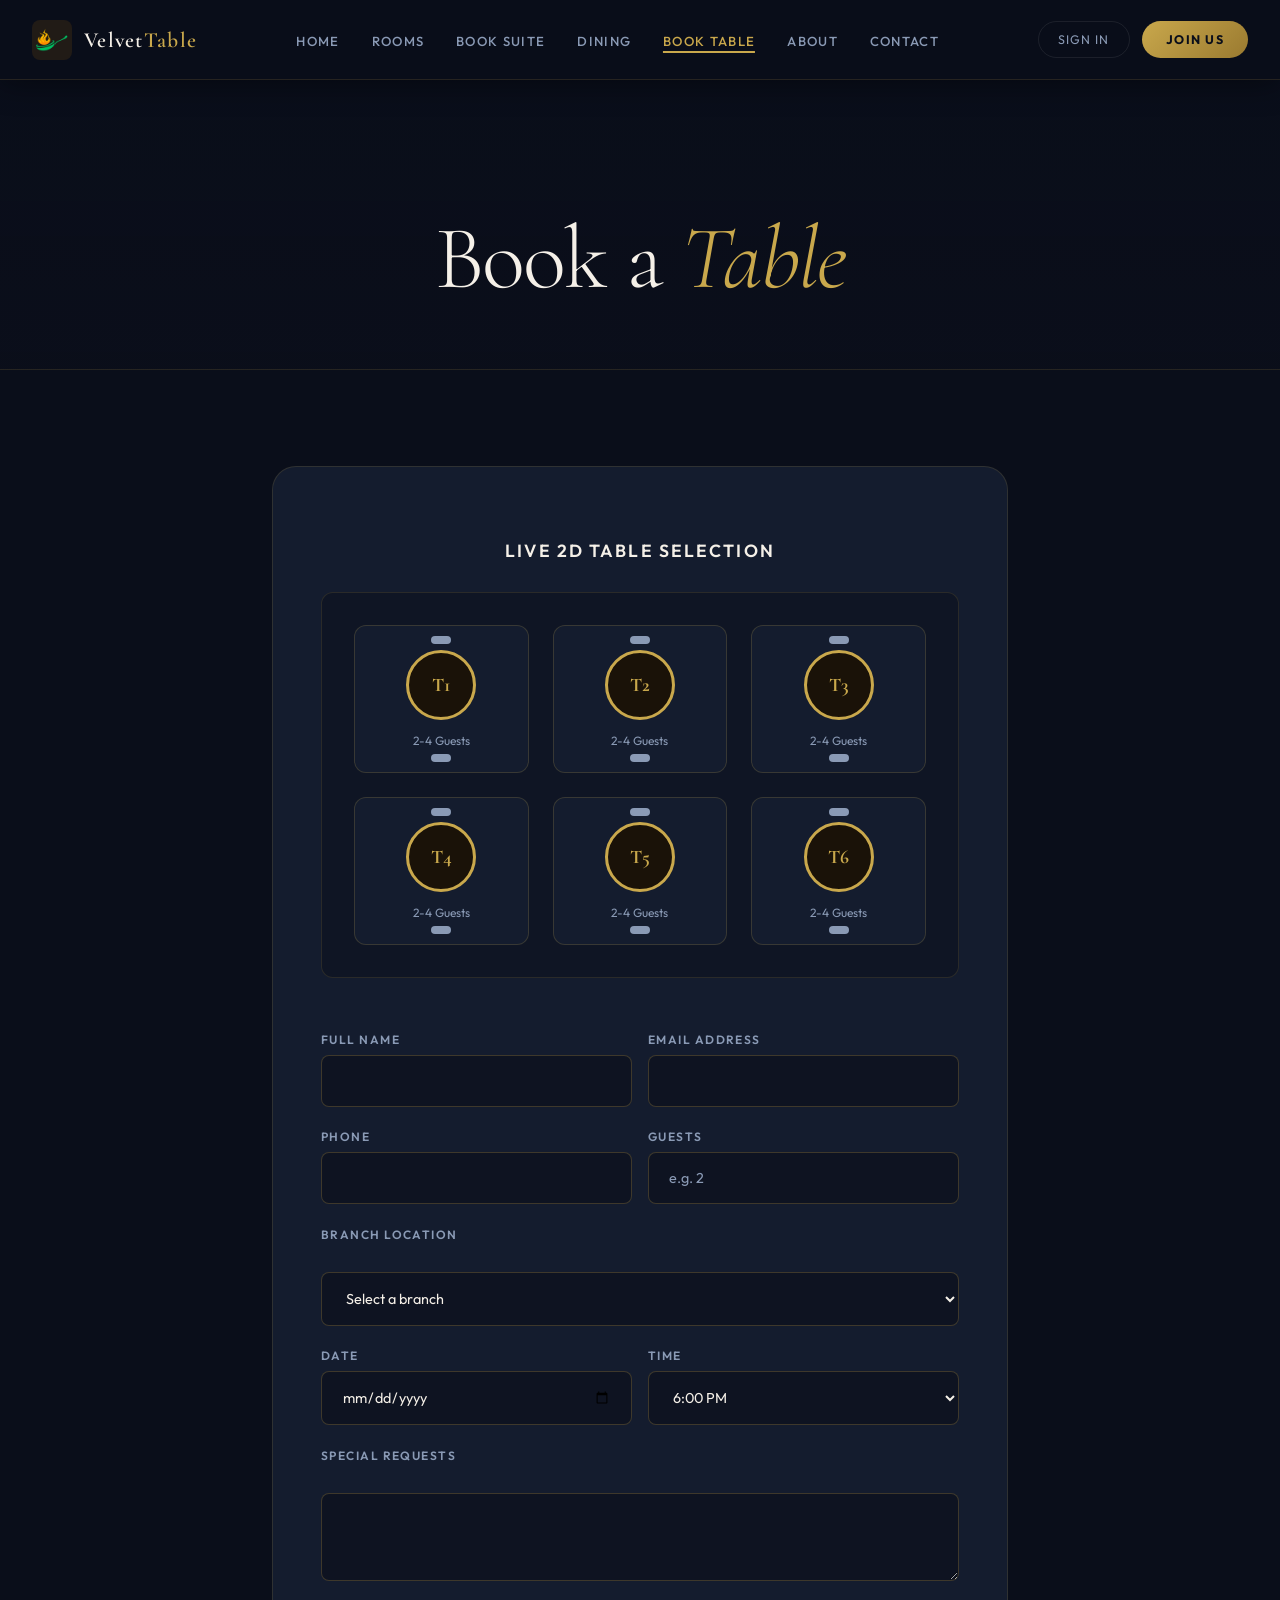
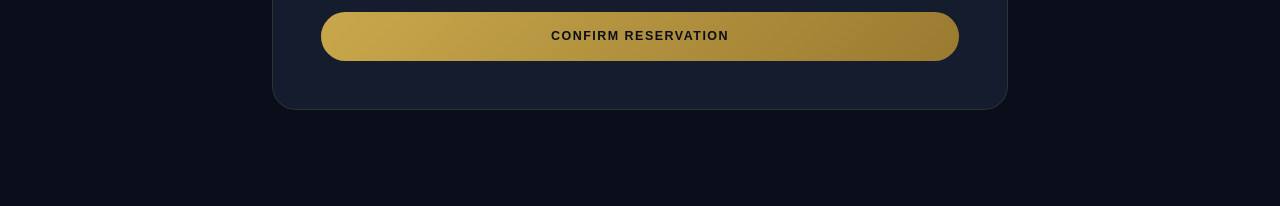
<file: table-booking.html>
<!DOCTYPE html>
<html lang="en">
<head>
    <meta charset="UTF-8">
    <meta name="viewport" content="width=device-width, initial-scale=1.0">
    <title>Book a Table | VelvetTable</title>
    <link rel="stylesheet" href="frontend/css/style.css?v=12.0">
</head>
<body>

<nav class="nav-luxury" id="mainNav">
    <div class="nav-inner">
        <a href="index.html" class="nav-logo">
            <img src="frontend/assets/logo.png" alt="VelvetTable" style="width:40px;height:40px;object-fit:contain;border-radius:8px;" onerror="this.style.display='none'">
            <span class="nav-logo-name">Velvet<span>Table</span></span>
        </a>

        <input type="checkbox" id="nav-toggle" class="nav-toggle-chk">
        <label for="nav-toggle" class="hamburger-btn" aria-label="Open Menu">
            <span></span>
            <span></span>
            <span></span>
        </label>

        <ul class="nav-links">
            <li><a href="index.html" class="">Home</a></li>
            <li><a href="rooms.html" class="">Rooms</a></li>
            <li><a href="book-room.html" class="">Book Suite</a></li>
            <li><a href="menu.html" class="">Dining</a></li>
            <li><a href="table-booking.html" class="active">Book Table</a></li>
            <li><a href="about.html" class="">About</a></li>
            <li><a href="contact.html" class="">Contact</a></li>
            <li class="mobile-auth" style="border-top:1px solid rgba(201,168,76,0.15);margin-top:0.5rem;padding-top:0.5rem;"><a href="login.html" class="">Sign In</a></li>
            <li class="mobile-auth"><a href="signup.html" class="" style="color:var(--gold);font-weight:700;">Join Us</a></li>
        </ul>

        <div class="nav-actions">
                            <a href="login.html" class="btn-ghost">Sign In</a>
                <a href="signup.html" class="btn-gold">Join Us</a>
                    </div>
    </div>
</nav>

<section style="padding-top:130px; padding-bottom:60px; background: linear-gradient(rgba(10,14,26,0.85), rgba(10,14,26,0.95)), url('https://images.unsplash.com/photo-1517248135467-4c7edcad34c4?auto=format&fit=crop&w=1920&q=80') center/cover; text-align:center; border-bottom:1px solid rgba(201,168,76,0.15);">
    <h1 class="display-xl" style="color:var(--ivory);">Book a <em style="color:var(--gold);">Table</em></h1>
</section>

<section class="section-pad" style="background:var(--navy);">
    <div class="container" style="max-width:800px; margin: 0 auto;">
        <div style="background:var(--navy-card); border:1px solid rgba(201,168,76,0.15); border-radius:var(--radius-lg); padding: 3rem;">
            <div id="booking-alert" class="hidden" style="margin-bottom:1.5rem;"></div>
            
            <style>
                .t-grid { display:grid; grid-template-columns:repeat(3,1fr); gap:1.5rem; background:rgba(10,14,26,0.5); padding:2rem; border-radius:12px; border:1px solid rgba(201,168,76,0.15); margin-bottom:2rem; }
                .t-item { display:flex; flex-direction:column; align-items:center; justify-content:center; padding:1.5rem; background:var(--navy-card); border:1.5px solid rgba(201,168,76,0.2); border-radius:12px; cursor:pointer; transition:var(--transition); position:relative; }
                .t-item:hover { border-color:rgba(201,168,76,0.6); background:rgba(201,168,76,0.05); }
                .t-item.active { border-color:var(--gold); background:rgba(201,168,76,0.15); box-shadow:0 0 15px rgba(201,168,76,0.2); }
                .t-surface { width:70px; height:70px; border-radius:50%; background:#1a1208; border:3px solid var(--gold); display:flex; align-items:center; justify-content:center; color:var(--gold); font-weight:bold; font-family:var(--font-serif); font-size:1.2rem; }
                .t-chair { width:20px; height:8px; background:var(--text-muted); border-radius:4px; position:absolute; }
            </style>

            <form id="tableBookingForm" style="display:flex; flex-direction:column; gap:1.4rem;">
                <input type="hidden" name="csrf_token" value="41872f63dafc2b654ee01b7b9b2ca9cc0c356cd20bf3a8555dc3d0139babe2d2">
                <input type="hidden" name="table_number" id="hiddenTableInput" required value="">

                <label class="label-luxury" style="text-align:center; font-size:1.1rem; color:var(--ivory);">Live 2D Table Selection</label>
                <div class="t-grid">
                                        <div class="t-item" onclick="selectTable(1, this)">
                        <div class="t-chair" style="top:10px;"></div>
                        <div class="t-chair" style="bottom:10px;"></div>
                        <div class="t-surface">T1</div>
                        <div style="margin-top:0.8rem; font-size:0.75rem; color:var(--text-muted);">2-4 Guests</div>
                    </div>
                                        <div class="t-item" onclick="selectTable(2, this)">
                        <div class="t-chair" style="top:10px;"></div>
                        <div class="t-chair" style="bottom:10px;"></div>
                        <div class="t-surface">T2</div>
                        <div style="margin-top:0.8rem; font-size:0.75rem; color:var(--text-muted);">2-4 Guests</div>
                    </div>
                                        <div class="t-item" onclick="selectTable(3, this)">
                        <div class="t-chair" style="top:10px;"></div>
                        <div class="t-chair" style="bottom:10px;"></div>
                        <div class="t-surface">T3</div>
                        <div style="margin-top:0.8rem; font-size:0.75rem; color:var(--text-muted);">2-4 Guests</div>
                    </div>
                                        <div class="t-item" onclick="selectTable(4, this)">
                        <div class="t-chair" style="top:10px;"></div>
                        <div class="t-chair" style="bottom:10px;"></div>
                        <div class="t-surface">T4</div>
                        <div style="margin-top:0.8rem; font-size:0.75rem; color:var(--text-muted);">2-4 Guests</div>
                    </div>
                                        <div class="t-item" onclick="selectTable(5, this)">
                        <div class="t-chair" style="top:10px;"></div>
                        <div class="t-chair" style="bottom:10px;"></div>
                        <div class="t-surface">T5</div>
                        <div style="margin-top:0.8rem; font-size:0.75rem; color:var(--text-muted);">2-4 Guests</div>
                    </div>
                                        <div class="t-item" onclick="selectTable(6, this)">
                        <div class="t-chair" style="top:10px;"></div>
                        <div class="t-chair" style="bottom:10px;"></div>
                        <div class="t-surface">T6</div>
                        <div style="margin-top:0.8rem; font-size:0.75rem; color:var(--text-muted);">2-4 Guests</div>
                    </div>
                                    </div>
                
                <script>
                    function selectTable(num, el) {
                        document.querySelectorAll('.t-item').forEach(i => i.classList.remove('active'));
                        el.classList.add('active');
                        document.getElementById('hiddenTableInput').value = `Table ${num}`;
                    }
                </script>
                
                <div style="display:grid; grid-template-columns:1fr 1fr; gap:1rem;">
                    <div><label class="label-luxury">Full Name</label><input type="text" name="full_name" required class="input-luxury" value=""></div>
                    <div><label class="label-luxury">Email Address</label><input type="email" name="email" required class="input-luxury" value=""></div>
                </div>
                <div style="display:grid; grid-template-columns:1fr 1fr; gap:1rem;">
                    <div><label class="label-luxury">Phone</label><input type="tel" name="phone" required class="input-luxury" value=""></div>
                    <div><label class="label-luxury">Guests</label><input type="number" name="guests" min="1" required class="input-luxury" placeholder="e.g. 2"></div>
                </div>

                <label class="label-luxury">Branch Location</label>
                <select name="branch" required class="input-luxury">
                    <option value="" disabled selected>Select a branch</option>
                    <option value="Symphony Downtown">Symphony Downtown (City Center)</option>
                    <option value="Symphony Oceanfront">Symphony Oceanfront (Marina Bay)</option>
                    <option value="Symphony Heights">Symphony Heights (Rooftop)</option>
                </select>

                <div style="display:grid; grid-template-columns:1fr 1fr; gap:1rem;">
                    <div><label class="label-luxury">Date</label><input type="date" name="date" required class="input-luxury" min="2026-03-27"></div>
                    <div>
                        <label class="label-luxury">Time</label>
                        <select name="time" required class="input-luxury">
                            <option value="18:00">6:00 PM</option>
                            <option value="19:00">7:00 PM</option>
                            <option value="20:00">8:00 PM</option>
                        </select>
                    </div>
                </div>

                <label class="label-luxury">Special Requests</label>
                <textarea name="requests" rows="3" class="input-luxury"></textarea>

                <button type="submit" id="submitBtn" class="btn-gold" style="width:100%; justify-content:center; padding:1.1rem; margin-top:0.5rem;">Confirm Reservation</button>
            </form>
        </div>
    </div>
</section>

<div id="successModal" style="display:none; position:fixed; inset:0; background:rgba(10,14,26,0.85); z-index:500; align-items:center; justify-content:center;">
    <div style="background:var(--navy-card); padding:3rem; text-align:center; border-radius:24px;">
        <h2 style="color:var(--ivory);">Booking Confirmed</h2>
        <p id="successMsg" style="color:var(--text-muted);"></p>
        <a href="index.html" class="btn-gold">Return Home</a>
    </div>
</div>

<script>
document.getElementById('tableBookingForm').addEventListener('submit', async function(e) {
    e.preventDefault();
    const btn    = document.getElementById('submitBtn');
    const alert  = document.getElementById('booking-alert');
    btn.textContent = 'Processing'; btn.disabled = true; alert.className = 'hidden';
    
    try {
        const fd  = new FormData(this);
        const res = await fetch('backend/process_booking.html', { method: 'POST', body: fd });
        const dat = await res.json();
        if (dat.status === 'success') {
            document.getElementById('successMsg').textContent = dat.message;
            document.getElementById('successModal').style.display = 'flex';
        } else {
            alert.className = 'alert-error'; alert.textContent = dat.message; alert.classList.remove('hidden');
        }
    } catch (err) {
        alert.className = 'alert-error'; alert.textContent = 'Network error.'; alert.classList.remove('hidden');
    }
    btn.textContent = 'Confirm Reservation'; btn.disabled = false;
});
</script>
</body></html>
</file>
<file: frontend/css/style.css>
/*
 * VelvetTable — Premium Luxury Design System v10.0
 * Theme: Deep Navy + Warm Gold
 * Fonts: Cormorant Garamond (serif) + Outfit (sans)
 */

/* ── Google Fonts ────────────────────────────────────────── */
@import url('https://fonts.googleapis.com/css2?family=Cormorant+Garamond:ital,wght@0,300;0,400;0,600;0,700;1,300;1,400&family=Outfit:wght@300;400;500;600;700;800&display=swap');

/* ── Design Tokens ───────────────────────────────────────── */
:root {
    --gold:        #c9a84c;
    --gold-light:  #e4c97a;
    --gold-dark:   #9a7a30;
    --navy:        #0a0e1a;
    --navy-mid:    #111827;
    --navy-light:  #1a2235;
    --navy-card:   #141c2e;
    --ivory:       #f5f0e8;
    --ivory-dark:  #e8e0d0;
    --cream:       #faf7f2;
    --text-muted:  #8a9ab5;
    --white:       #ffffff;
    --danger:      #c0392b;
    --success:     #10b981;

    --font-serif:  'Cormorant Garamond', Georgia, serif;
    --font-sans:   'Outfit', -apple-system, BlinkMacSystemFont, 'Segoe UI', sans-serif;

    --radius-sm:   8px;
    --radius-md:   16px;
    --radius-lg:   24px;
    --radius-xl:   36px;
    --radius-full: 9999px;

    --shadow-gold:  0 8px 32px rgba(201, 168, 76, 0.18);
    --shadow-card:  0 20px 60px rgba(0, 0, 0, 0.5);
    --shadow-nav:   0 4px 30px rgba(0, 0, 0, 0.4);

    --transition:   all 0.35s cubic-bezier(0.16, 1, 0.3, 1);
}

/* ── Reset & Base ────────────────────────────────────────── */
*, *::before, *::after { box-sizing: border-box; margin: 0; padding: 0; }

html {
    scroll-behavior: smooth;
    font-size: 16px;
    overflow-x: hidden;
}

body {
    font-family: var(--font-sans);
    background-color: var(--navy);
    color: var(--ivory);
    overflow-x: hidden;
    padding-top: 80px;
    -webkit-font-smoothing: antialiased;
    -moz-osx-font-smoothing: grayscale;
}

img { max-width: 100%; display: block; }
a { text-decoration: none; color: inherit; }

/* ── Typography ──────────────────────────────────────────── */
.display-xl {
    font-family: var(--font-serif);
    font-size: clamp(3rem, 7vw, 6rem);
    font-weight: 300;
    line-height: 1.1;
    color: var(--ivory);
    letter-spacing: -0.02em;
}

.display-lg {
    font-family: var(--font-serif);
    font-size: clamp(2.2rem, 5vw, 4rem);
    font-weight: 400;
    line-height: 1.2;
    color: var(--ivory);
}

.section-label {
    font-size: 0.72rem;
    font-weight: 600;
    letter-spacing: 0.22em;
    text-transform: uppercase;
    color: var(--gold);
    display: block;
    margin-bottom: 1rem;
}

/* ── Scrollbar ───────────────────────────────────────────── */
::-webkit-scrollbar { width: 5px; }
::-webkit-scrollbar-track { background: var(--navy); }
::-webkit-scrollbar-thumb { background: var(--gold-dark); border-radius: 3px; }
::-webkit-scrollbar-thumb:hover { background: var(--gold); }
::selection { background: var(--gold); color: var(--navy); }

/* =========================================================================
   NAVIGATION — STICKY GLASSMORPHISM + CSS HAMBURGER
   ========================================================================= */
.nav-luxury {
    position: fixed;
    top: 0;
    left: 0;
    width: 100%;
    z-index: 9999;
    height: 80px;
    display: flex;
    align-items: center;
    background: rgba(10, 14, 26, 0.92);
    backdrop-filter: blur(20px);
    -webkit-backdrop-filter: blur(20px);
    border-bottom: 1px solid rgba(201, 168, 76, 0.15);
    box-shadow: var(--shadow-nav);
    transition: var(--transition);
}

.nav-inner {
    max-width: 1280px;
    margin: 0 auto;
    padding: 0 2rem;
    width: 100%;
    display: flex;
    align-items: center;
    justify-content: space-between;
    gap: 1rem;
}

.nav-logo {
    display: flex;
    align-items: center;
    gap: 0.75rem;
    text-decoration: none;
    flex-shrink: 0;
}

.nav-logo-name {
    font-family: var(--font-serif);
    font-size: 1.35rem;
    font-weight: 600;
    color: var(--ivory);
    letter-spacing: 0.06em;
}

.nav-logo-name span { color: var(--gold); }

/* Desktop Links */
.nav-links {
    display: flex;
    align-items: center;
    gap: 2rem;
    list-style: none;
    margin: 0;
    padding: 0;
}

.nav-links a {
    position: relative;
    font-size: 0.82rem;
    font-weight: 500;
    letter-spacing: 0.1em;
    text-transform: uppercase;
    color: var(--text-muted);
    text-decoration: none;
    padding-bottom: 4px;
    transition: color 0.3s;
}

.nav-links a:hover, .nav-links a.active { color: var(--gold); }

.nav-links a::after {
    content: '';
    position: absolute;
    width: 0; height: 2px;
    bottom: 0; left: 50%;
    background-color: var(--gold);
    transition: width 0.3s ease;
    transform: translateX(-50%);
}
.nav-links a:hover::after, .nav-links a.active::after { width: 100%; }

/* Desktop Actions */
.nav-actions {
    display: flex;
    align-items: center;
    gap: 0.75rem;
    flex-shrink: 0;
}

/* Hidden Checkbox — zero footprint */
.nav-toggle-chk {
    position: absolute;
    left: -9999px;
    width: 0; height: 0;
    visibility: hidden;
    pointer-events: none;
    opacity: 0;
}

/* Hamburger — hidden on desktop */
.hamburger-btn {
    display: none;
    flex-direction: column;
    justify-content: space-between;
    width: 28px; height: 20px;
    cursor: pointer;
    z-index: 10001;
    flex-shrink: 0;
}

.hamburger-btn span {
    display: block;
    width: 100%; height: 2px;
    background: var(--ivory);
    border-radius: 2px;
    transition: transform 0.35s ease, opacity 0.3s ease, background 0.3s ease;
}

/* Hide mobile-auth items on desktop — only show inside hamburger dropdown */
.mobile-auth { display: none; }

/* =========================================================================
   BUTTONS
   ========================================================================= */
.btn-gold {
    display: inline-flex;
    align-items: center;
    gap: 0.5rem;
    background: linear-gradient(135deg, var(--gold), var(--gold-dark));
    color: var(--navy);
    font-weight: 700;
    font-size: 0.78rem;
    letter-spacing: 0.12em;
    text-transform: uppercase;
    padding: 0.7rem 1.5rem;
    border-radius: var(--radius-full);
    border: none;
    cursor: pointer;
    transition: var(--transition);
    text-decoration: none;
}
.btn-gold:hover {
    background: linear-gradient(135deg, var(--gold-light), var(--gold));
    transform: translateY(-2px);
    box-shadow: var(--shadow-gold);
}

.btn-outline-gold {
    display: inline-flex;
    align-items: center;
    gap: 0.5rem;
    background: transparent;
    color: var(--gold);
    border: 1px solid var(--gold);
    font-weight: 600;
    font-size: 0.78rem;
    letter-spacing: 0.1em;
    text-transform: uppercase;
    padding: 0.65rem 1.4rem;
    border-radius: var(--radius-full);
    cursor: pointer;
    transition: var(--transition);
    text-decoration: none;
}
.btn-outline-gold:hover {
    background: rgba(201, 168, 76, 0.1);
    transform: translateY(-2px);
}

.btn-ghost {
    display: inline-flex;
    align-items: center;
    gap: 0.5rem;
    background: transparent;
    color: var(--text-muted);
    font-size: 0.78rem;
    letter-spacing: 0.08em;
    text-transform: uppercase;
    padding: 0.65rem 1.2rem;
    border-radius: var(--radius-full);
    border: 1px solid rgba(255,255,255,0.08);
    cursor: pointer;
    transition: var(--transition);
    text-decoration: none;
}
.btn-ghost:hover { color: var(--ivory); border-color: rgba(255,255,255,0.2); }

/* =========================================================================
   LAYOUT
   ========================================================================= */
.container {
    max-width: 1280px;
    margin: 0 auto;
    padding: 0 2rem;
}

.container-sm {
    max-width: 900px;
    margin: 0 auto;
    padding: 0 2rem;
}

.section-pad { padding: 6rem 2rem; }

.grid-cols-2 { display: grid; grid-template-columns: 1fr 1fr; gap: 2rem; }
.grid-cols-3 { display: grid; grid-template-columns: repeat(3, 1fr); gap: 2rem; }
.grid-cols-4 { display: grid; grid-template-columns: repeat(4, 1fr); gap: 1.5rem; }

/* =========================================================================
   CARDS
   ========================================================================= */
.luxury-card {
    background: var(--navy-card);
    border: 1px solid rgba(201, 168, 76, 0.1);
    border-radius: var(--radius-md);
    transition: var(--transition);
}
.luxury-card:hover {
    transform: translateY(-6px);
    border-color: rgba(201, 168, 76, 0.3);
    box-shadow: var(--shadow-card);
}

.glass-gold {
    background: rgba(201, 168, 76, 0.04);
    border: 1px solid rgba(201, 168, 76, 0.15);
    backdrop-filter: blur(10px);
    -webkit-backdrop-filter: blur(10px);
}

/* =========================================================================
   DECORATIVE
   ========================================================================= */
.gold-divider {
    width: 60px; height: 2px;
    background: linear-gradient(90deg, transparent, var(--gold), transparent);
    margin: 0 auto;
}

.stars-bg {
    position: absolute;
    inset: 0;
    background-image:
        radial-gradient(1px 1px at 20% 30%, rgba(201,168,76,0.4) 0%, transparent 100%),
        radial-gradient(1px 1px at 80% 10%, rgba(255,255,255,0.3) 0%, transparent 100%),
        radial-gradient(1px 1px at 50% 80%, rgba(201,168,76,0.3) 0%, transparent 100%),
        radial-gradient(1px 1px at 10% 70%, rgba(255,255,255,0.2) 0%, transparent 100%),
        radial-gradient(1px 1px at 90% 60%, rgba(201,168,76,0.2) 0%, transparent 100%);
    pointer-events: none;
}

/* =========================================================================
   STATS
   ========================================================================= */
.stat-item {
    padding: 2rem;
    text-align: center;
    border-right: 1px solid rgba(201,168,76,0.08);
}
.stat-item:last-child { border-right: none; }
.stat-number {
    font-family: var(--font-serif);
    font-size: 2.8rem;
    font-weight: 300;
    color: var(--gold);
    display: block;
}
.stat-label {
    font-size: 0.72rem;
    letter-spacing: 0.14em;
    text-transform: uppercase;
    color: var(--text-muted);
    margin-top: 0.3rem;
}

/* =========================================================================
   PRICE TAG
   ========================================================================= */
.price-tag {
    font-family: var(--font-serif);
    font-size: 1.6rem;
    font-weight: 400;
    color: var(--gold);
}

/* =========================================================================
   FORM ELEMENTS
   ========================================================================= */
.input-luxury {
    width: 100%;
    background: rgba(10, 14, 26, 0.6);
    border: 1px solid rgba(201, 168, 76, 0.25);
    color: var(--ivory);
    padding: 1rem 1.25rem;
    border-radius: var(--radius-sm);
    font-family: var(--font-sans);
    font-size: 0.9rem;
    outline: none;
    transition: var(--transition);
}
.input-luxury:focus { border-color: var(--gold); box-shadow: 0 0 0 3px rgba(201,168,76,0.12); }
.input-luxury::placeholder { color: var(--text-muted); }

.label-luxury {
    display: block;
    font-size: 0.75rem;
    font-weight: 600;
    letter-spacing: 0.12em;
    text-transform: uppercase;
    color: var(--text-muted);
    margin-bottom: 0.5rem;
}

/* =========================================================================
   AUTH PANEL (Login / Signup)
   ========================================================================= */
.auth-panel {
    display: grid;
    grid-template-columns: 1fr 1fr;
    min-height: 100vh;
}

.auth-panel-img {
    background: linear-gradient(135deg, #0a0e1a 0%, #1a1208 50%, #0a1020 100%);
    position: relative;
    overflow: hidden;
    display: flex;
    align-items: flex-end;
}

.auth-form-side {
    display: flex;
    align-items: center;
    justify-content: center;
    padding: 4rem 3rem;
    background: var(--navy-mid);
    overflow-y: auto;
}

@media (max-width: 768px) {
    .auth-panel { grid-template-columns: 1fr; }
    .auth-panel-img { display: none; }
    .auth-form-side { padding: 3rem 1.5rem; }
}

/* =========================================================================
   FOOTER
   ========================================================================= */
.footer-luxury {
    background: var(--navy-card);
    border-top: 1px solid rgba(201, 168, 76, 0.12);
    padding: 4rem 0 2rem;
}

.footer-logo-name {
    font-family: var(--font-serif);
    font-size: 1.3rem;
    font-weight: 600;
    color: var(--ivory);
    letter-spacing: 0.06em;
}

.footer-tagline {
    color: var(--text-muted);
    font-size: 0.85rem;
    line-height: 1.7;
    max-width: 260px;
}

.footer-col-title {
    font-size: 0.7rem;
    font-weight: 700;
    letter-spacing: 0.18em;
    text-transform: uppercase;
    color: var(--gold);
    margin-bottom: 1.25rem;
}

.footer-link {
    display: block;
    color: var(--text-muted);
    font-size: 0.85rem;
    margin-bottom: 0.7rem;
    transition: color 0.3s;
    text-decoration: none;
}
.footer-link:hover { color: var(--ivory); }

.footer-bottom {
    border-top: 1px solid rgba(255,255,255,0.05);
    margin-top: 3rem;
    padding-top: 2rem;
    text-align: center;
    font-size: 0.78rem;
    color: var(--text-muted);
    letter-spacing: 0.06em;
}

/* =========================================================================
   HERO
   ========================================================================= */
.hero-content { position: relative; z-index: 2; }

/* =========================================================================
   ANIMATIONS
   ========================================================================= */
.anim-fade-up {
    opacity: 0;
    transform: translateY(30px);
    animation: fadeUp 0.8s cubic-bezier(0.16, 1, 0.3, 1) forwards;
}
.anim-delay-1 { animation-delay: 0.15s; }
.anim-delay-2 { animation-delay: 0.3s; }
.anim-delay-3 { animation-delay: 0.45s; }

@keyframes fadeUp {
    to { opacity: 1; transform: translateY(0); }
}

/* =========================================================================
   3D BOOKING / TABLE GRID
   ========================================================================= */
#webgl-container { cursor: grab; }
#webgl-container:active { cursor: grabbing; }

.t-grid {
    display: grid;
    grid-template-columns: repeat(4, 1fr);
    gap: 1rem;
}

/* =========================================================================
   ROOM FILTERS
   ========================================================================= */
.filter-btn {
    background: rgba(201,168,76,0.05);
    border: 1px solid rgba(201,168,76,0.2);
    color: var(--text-muted);
    padding: 0.5rem 1.25rem;
    border-radius: var(--radius-full);
    font-size: 0.8rem;
    font-weight: 500;
    cursor: pointer;
    transition: var(--transition);
    letter-spacing: 0.06em;
}
.filter-btn:hover, .filter-btn.active {
    background: rgba(201,168,76,0.15);
    border-color: var(--gold);
    color: var(--gold);
}

/* =========================================================================
   MODAL
   ========================================================================= */
.modal-overlay {
    position: fixed;
    inset: 0;
    background: rgba(0,0,0,0.75);
    z-index: 10000;
    display: none;
    align-items: center;
    justify-content: center;
    backdrop-filter: blur(4px);
}
.modal-overlay.active { display: flex; }

.modal-box {
    background: var(--navy-card);
    border: 1px solid rgba(201,168,76,0.2);
    border-radius: var(--radius-lg);
    padding: 2.5rem;
    max-width: 480px;
    width: 90%;
}

/* =========================================================================
   MOBILE NAV — 992px hamburger breakpoint
   ========================================================================= */
@media (max-width: 992px) {
    .hamburger-btn { display: flex; }
    .nav-actions { display: none; }
    .mobile-auth { display: block; }

    .nav-links {
        position: absolute;
        top: 80px;
        left: 0;
        width: 100%;
        flex-direction: column;
        align-items: stretch;
        gap: 0;
        background: rgba(10, 14, 26, 0.98);
        backdrop-filter: blur(20px);
        -webkit-backdrop-filter: blur(20px);
        border-bottom: 1px solid rgba(201, 168, 76, 0.2);
        max-height: 0;
        overflow: hidden;
        transition: max-height 0.45s cubic-bezier(0.4, 0, 0.2, 1);
        padding: 0;
        list-style: none;
        z-index: 9998;
    }

    .nav-links li {
        width: 100%;
        text-align: center;
        border-bottom: 1px solid rgba(255,255,255,0.04);
        opacity: 0;
        transform: translateY(-6px);
        transition: opacity 0.3s ease, transform 0.3s ease;
    }

    .nav-links li a {
        display: block;
        padding: 1rem 2rem;
        font-size: 0.85rem;
        text-transform: uppercase;
        letter-spacing: 0.1em;
        color: var(--text-muted);
    }

    /* Mobile Sign In / Join Us injected as last li items */
    .nav-links li.mobile-auth a.btn-ghost-mobile {
        color: var(--text-muted);
    }
    .nav-links li.mobile-auth a.btn-gold-mobile {
        color: var(--gold);
        font-weight: 700;
    }

    .nav-toggle-chk:checked ~ .nav-links {
        max-height: 620px;
    }

    .nav-toggle-chk:checked ~ .nav-links li {
        opacity: 1;
        transform: translateY(0);
    }

    /* Hamburger → X animation */
    .nav-toggle-chk:checked ~ .hamburger-btn span:nth-child(1) {
        transform: translateY(9px) rotate(45deg);
        background: var(--gold);
    }
    .nav-toggle-chk:checked ~ .hamburger-btn span:nth-child(2) {
        opacity: 0;
    }
    .nav-toggle-chk:checked ~ .hamburger-btn span:nth-child(3) {
        transform: translateY(-9px) rotate(-45deg);
        background: var(--gold);
    }
}

/* =========================================================================
   RESPONSIVE GRID BREAKPOINTS
   ========================================================================= */
@media (max-width: 1024px) {
    .grid-cols-4 { grid-template-columns: repeat(2, 1fr); }
}

@media (max-width: 768px) {
    .grid-cols-3 { grid-template-columns: 1fr 1fr; }
    .grid-cols-2 { grid-template-columns: 1fr; }
    .t-grid { grid-template-columns: repeat(2, 1fr) !important; }

    /* Footer grid */
    [style*="grid-template-columns:2fr 1fr 1fr 1fr"] {
        grid-template-columns: 1fr 1fr !important;
        gap: 2rem !important;
    }

    .section-pad { padding: 4rem 1.25rem; }
    .container, .container-sm { padding: 0 1.25rem; }
    .display-xl { font-size: clamp(2.2rem, 8vw, 3.5rem); }
    .display-lg { font-size: clamp(1.6rem, 6vw, 2.5rem); }

    /* Stats bar 2-col on tablet */
    [style*="grid-template-columns:repeat(4, 1fr)"] {
        grid-template-columns: repeat(2, 1fr) !important;
    }
}

@media (max-width: 480px) {
    .grid-cols-3 { grid-template-columns: 1fr; }
    .grid-cols-4 { grid-template-columns: 1fr; }
    .t-grid { grid-template-columns: 1fr !important; }
    .nav-inner { padding: 0 1.25rem; }

    /* Footer single col */
    [style*="grid-template-columns:2fr 1fr 1fr 1fr"] {
        grid-template-columns: 1fr !important;
    }

    /* Stats single col */
    [style*="grid-template-columns:repeat(4, 1fr)"] {
        grid-template-columns: repeat(2, 1fr) !important;
    }
}
</file>
